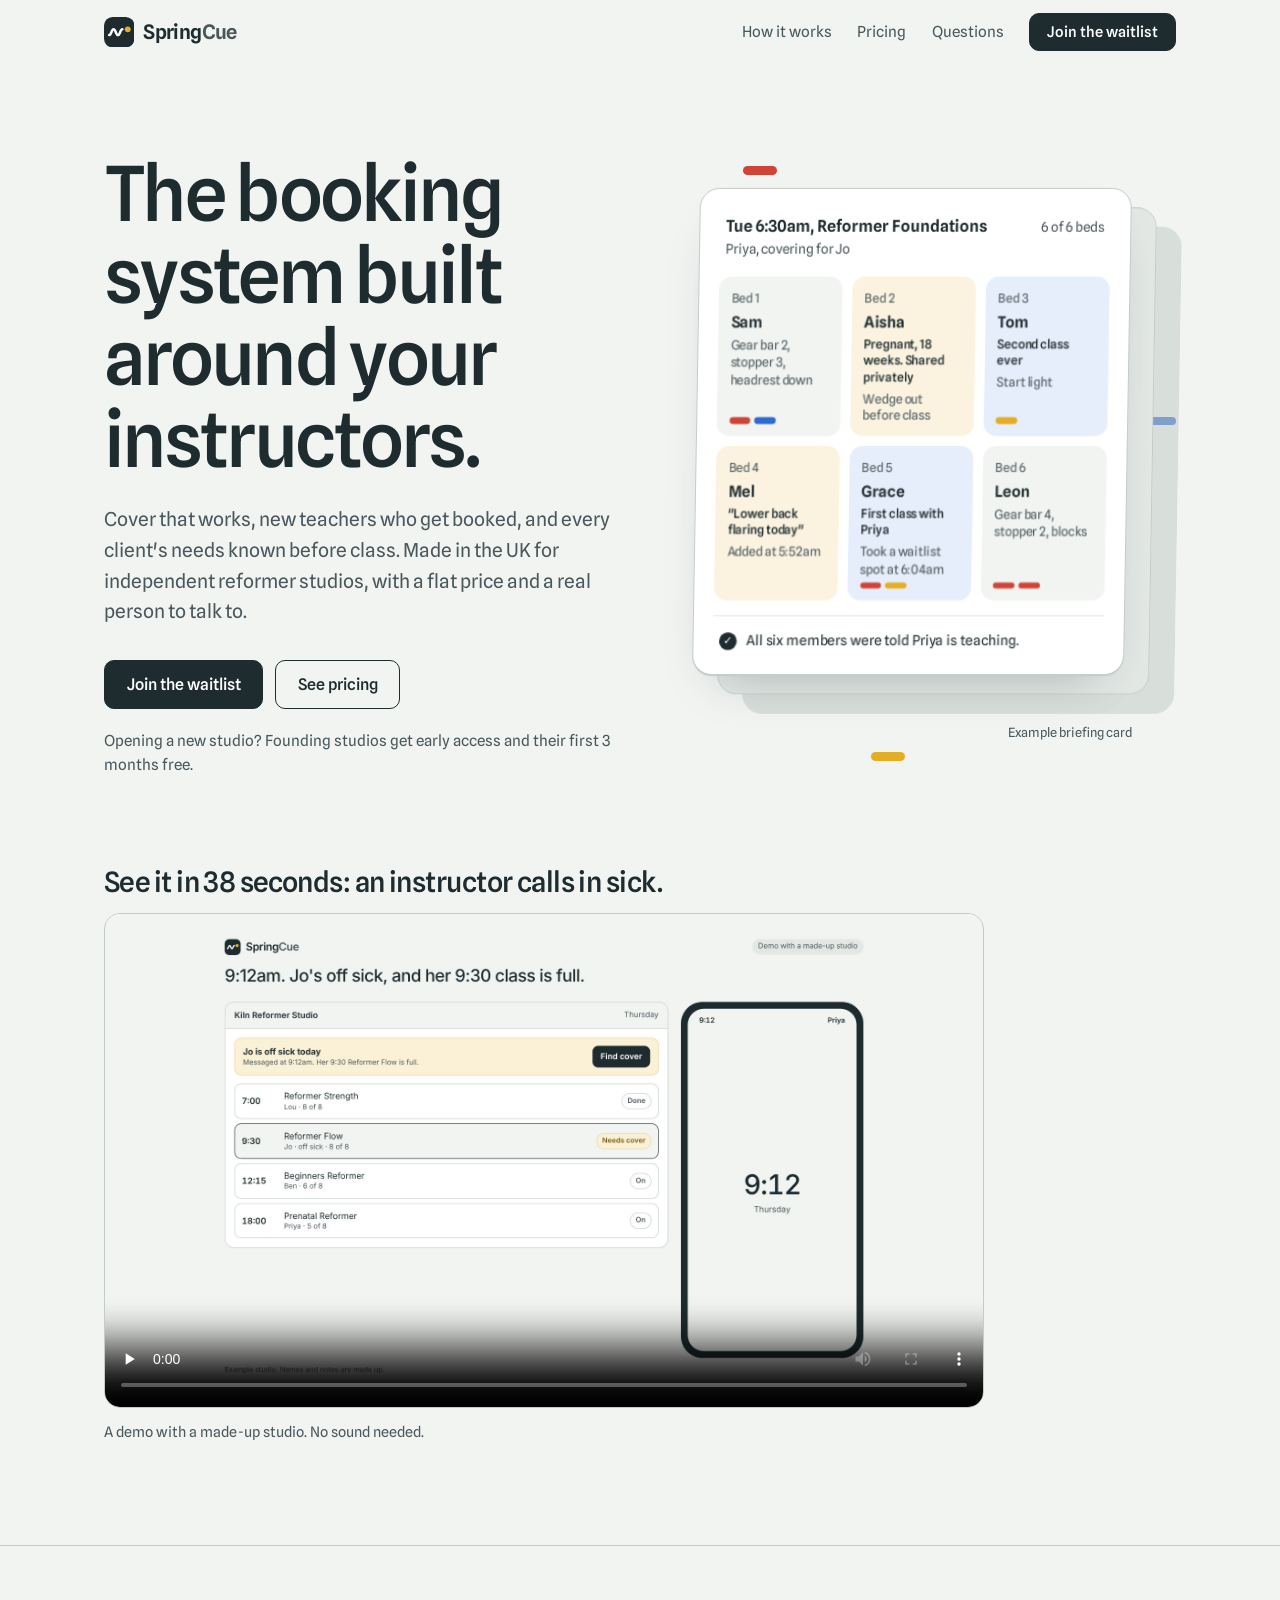
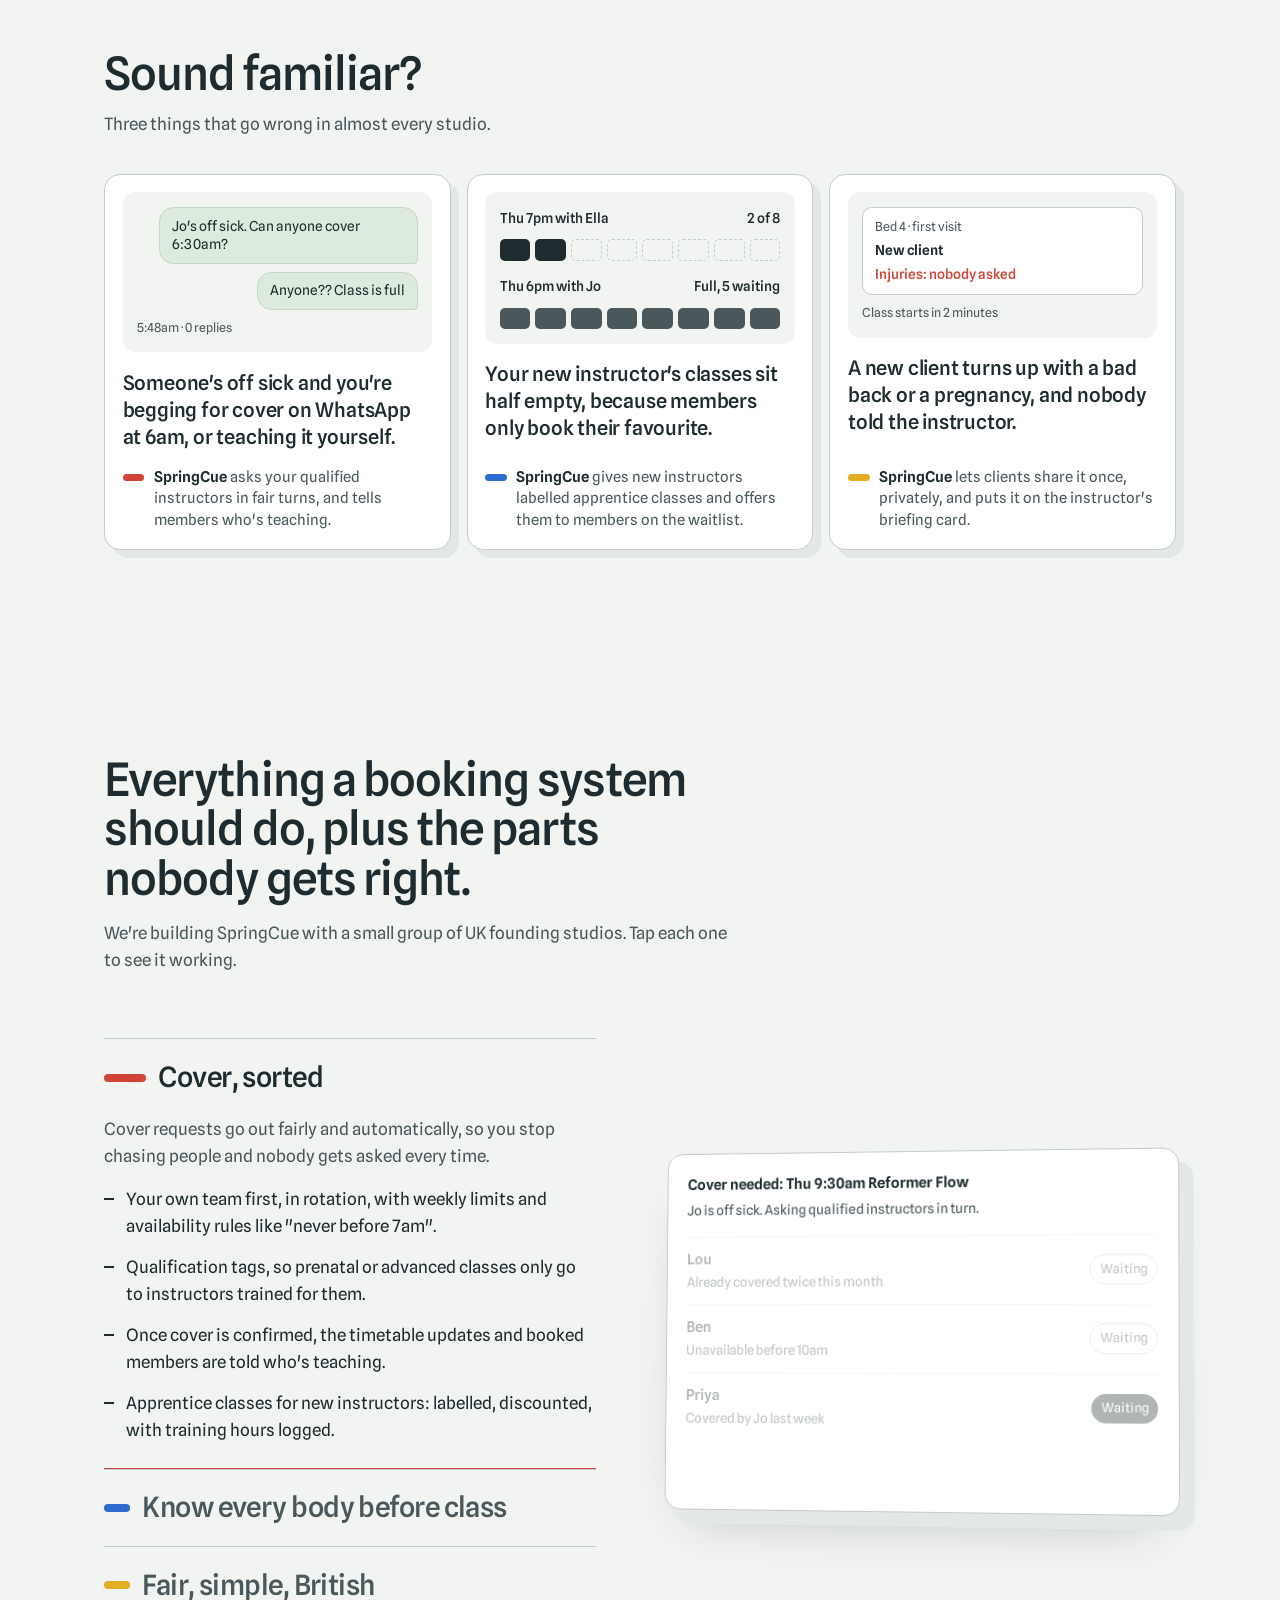
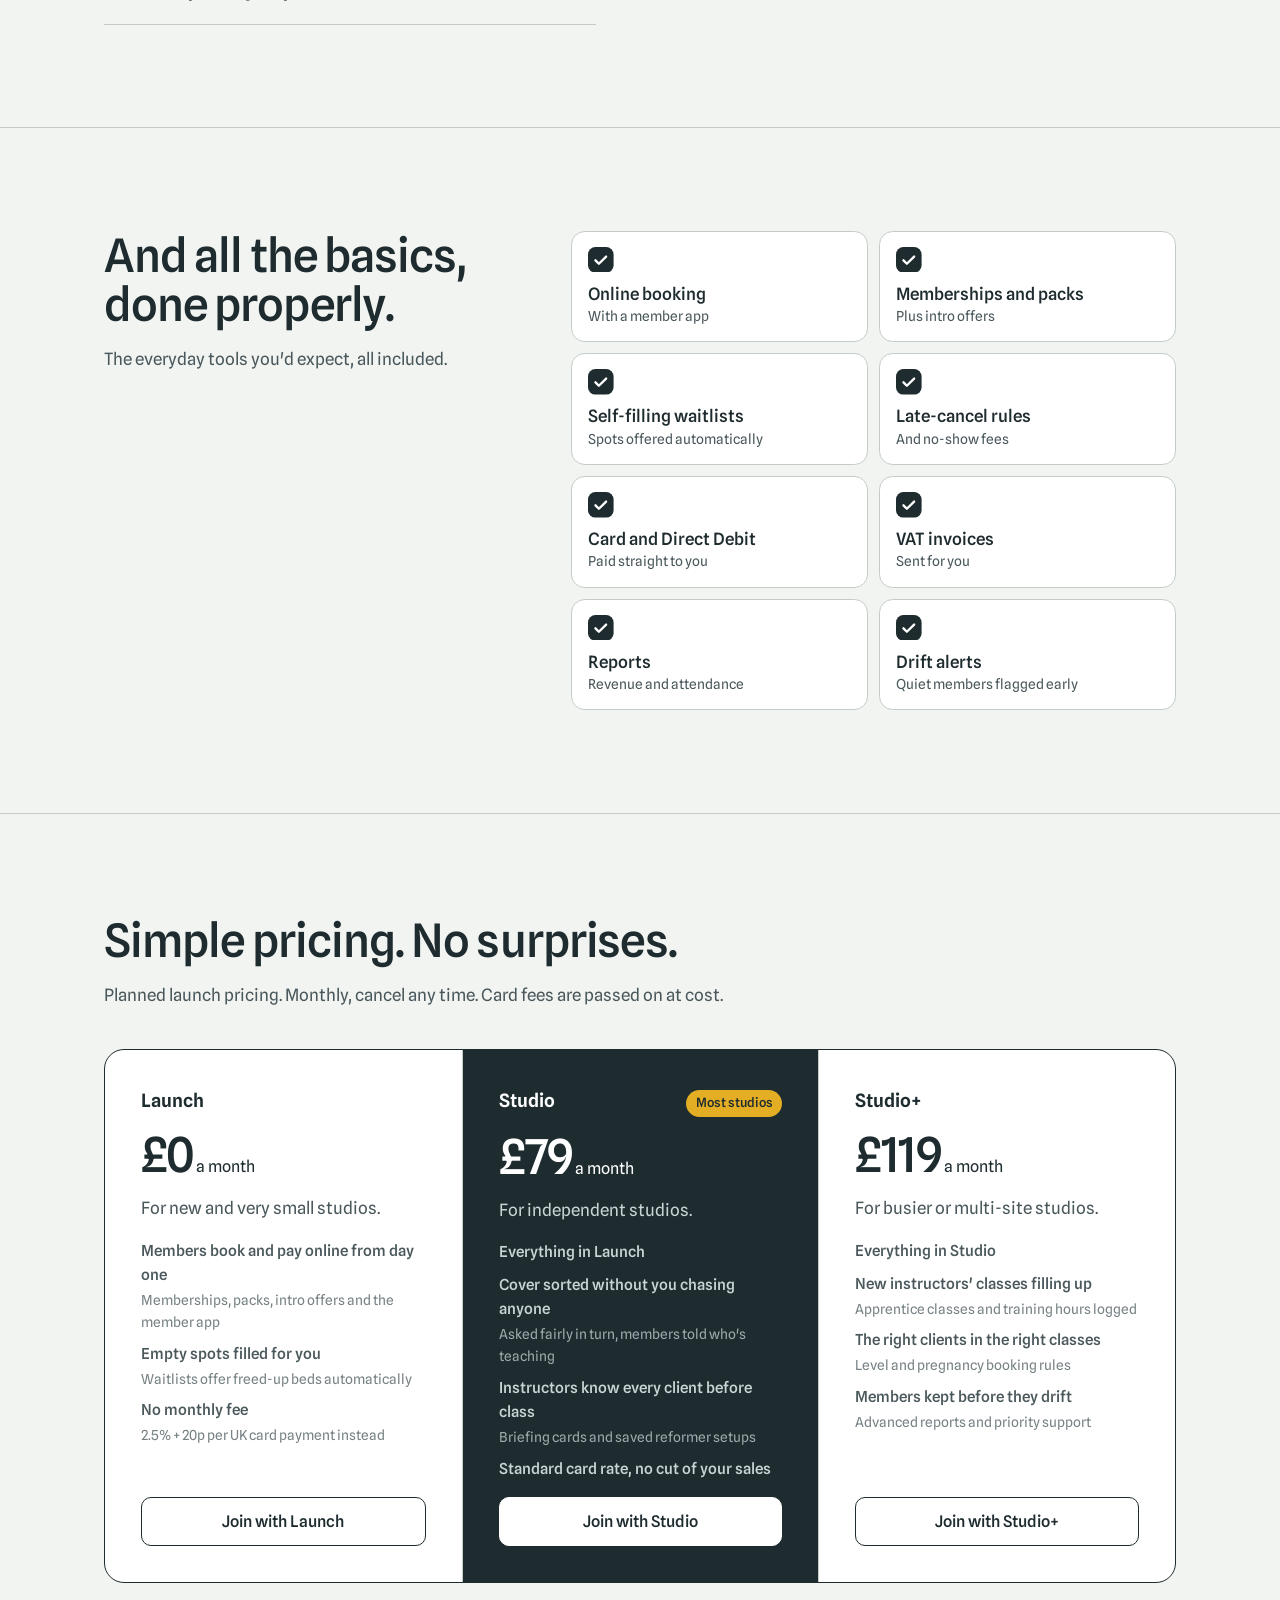
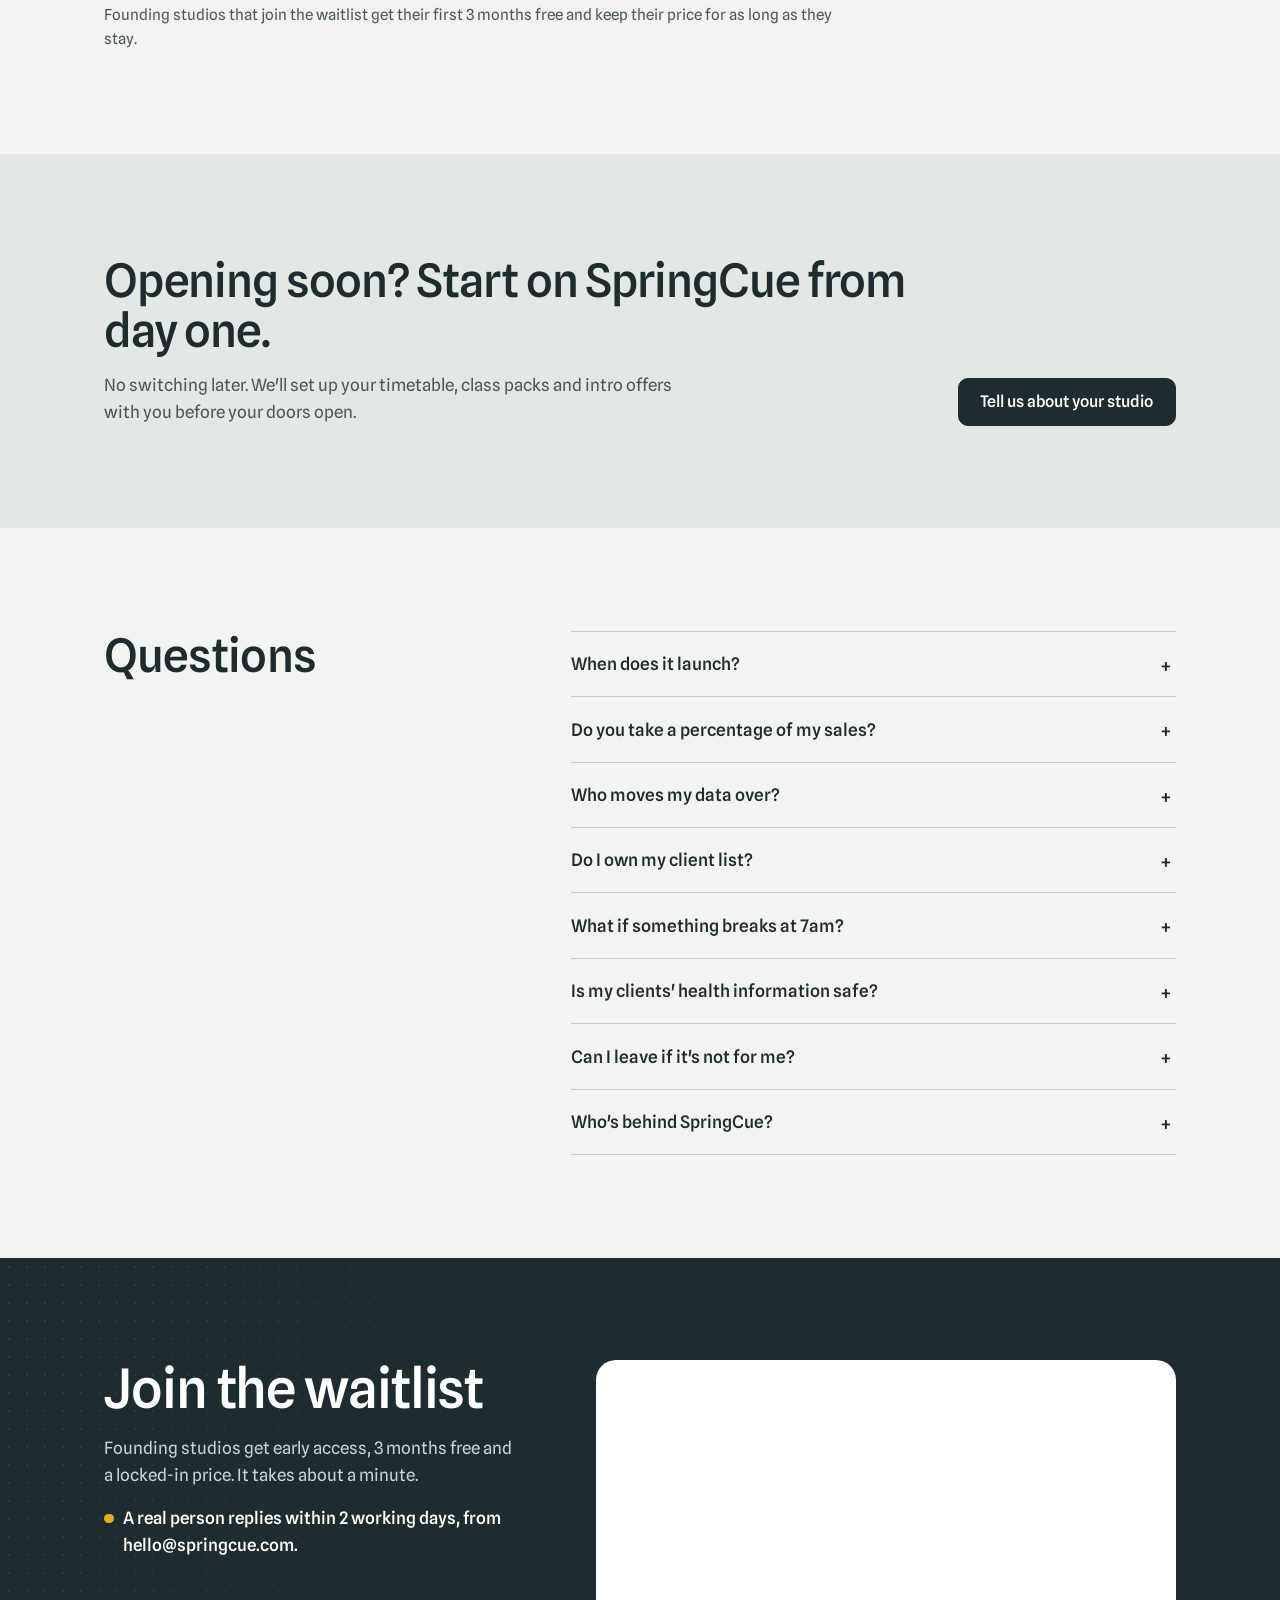
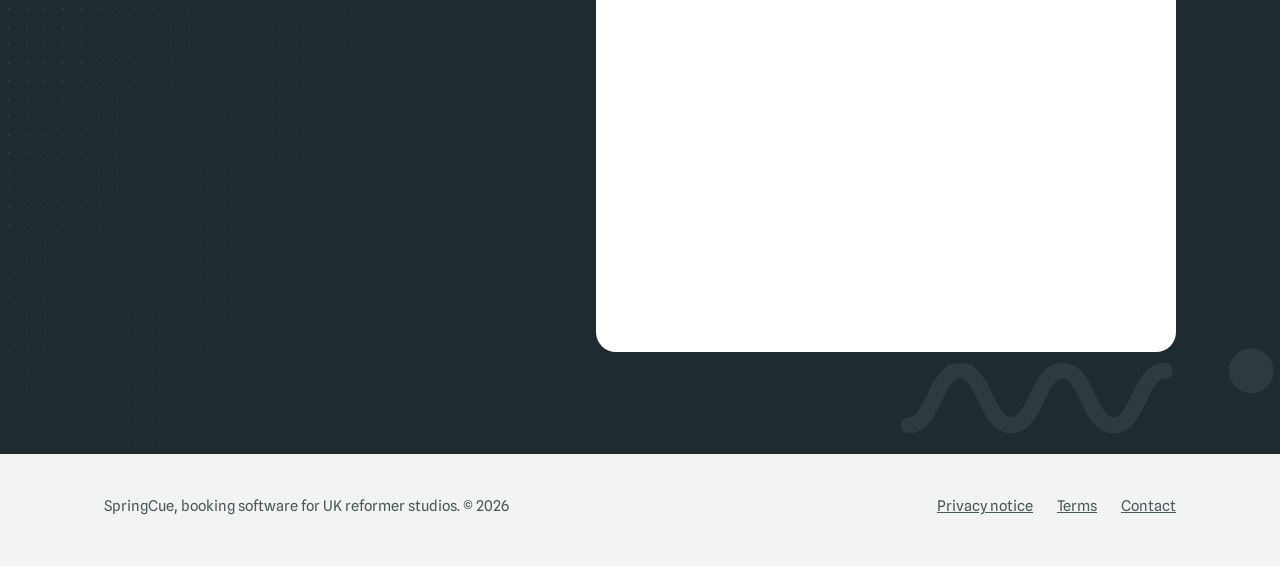
<file: index.html>
<!doctype html>
<html lang="en-GB">
<head>
<meta charset="utf-8">
<meta name="referrer" content="strict-origin-when-cross-origin">
<meta name="viewport" content="width=device-width, initial-scale=1">
<title>SpringCue: booking software for UK reformer Pilates studios</title>
<meta name="description" content="Booking and membership software for independent UK reformer studios, built around your instructors. Cover that works, new teachers who get booked, and every client's needs known before class.">
<meta property="og:title" content="SpringCue: booking software for UK reformer studios">
<meta property="og:description" content="Cover that works, new teachers who get booked, and every client's needs known before class. Flat price, real human support.">
<meta property="og:type" content="website">
<meta property="og:url" content="https://springcue.com/">
<meta property="og:image" content="https://springcue.com/og-image.png">
<meta property="og:image:width" content="1200">
<meta property="og:image:height" content="630">
<meta name="twitter:card" content="summary_large_image">
<link rel="canonical" href="https://springcue.com/">
<script type="application/ld+json">{"@context":"https://schema.org","@graph":[{"@type":"Organization","name":"SpringCue","url":"https://springcue.com/","logo":"https://springcue.com/og-image.png","email":"hello@springcue.com","sameAs":["https://www.instagram.com/springcuesoftware/"]},{"@type":"SoftwareApplication","name":"SpringCue","applicationCategory":"BusinessApplication","operatingSystem":"Web","description":"Booking and membership software for independent UK reformer pilates studios, built around instructors.","offers":[{"@type":"Offer","name":"Launch","price":"0","priceCurrency":"GBP"},{"@type":"Offer","name":"Studio","price":"79","priceCurrency":"GBP"},{"@type":"Offer","name":"Studio+","price":"119","priceCurrency":"GBP"}]}]}</script>
<link rel="icon" href="data:image/svg+xml,%3Csvg xmlns='http://www.w3.org/2000/svg' viewBox='0 0 32 32'%3E%3Crect width='32' height='32' rx='9' fill='%231E2B2F'/%3E%3Cpath d='M5.5 19c2.3 0 2.3-6 4.6-6s2.3 6 4.6 6 2.3-6 4.6-6' fill='none' stroke='%23fff' stroke-width='2.6' stroke-linecap='round' stroke-linejoin='round'/%3E%3Ccircle cx='25' cy='13' r='3.1' fill='%23E3AE24'/%3E%3C/svg%3E">
<link rel="preconnect" href="https://fonts.googleapis.com">
<link rel="preconnect" href="https://fonts.gstatic.com" crossorigin>
<link href="https://fonts.googleapis.com/css2?family=Spline+Sans:wght@400;500;600&display=swap" rel="stylesheet">
<style>
  :root {
    --ink: #1E2B2F;
    --ink-soft: #4A585C;
    --paper: #F2F4F2;
    --plaster: #E3E8E5;
    --line: #C3CCC7;
    --white: #FFFFFF;
    --red: #CF4436;
    --blue: #2E6BD1;
    --yellow: #E3AE24;
    --max: 72rem;
    --gutter: clamp(1rem, 4vw, 2.5rem);
  }
  * { box-sizing: border-box; }
  html { scroll-behavior: smooth; }
  @media (prefers-reduced-motion: reduce) { html { scroll-behavior: auto; } *, *::before, *::after { animation: none !important; transition: none !important; } }
  body {
    margin: 0; background: var(--paper); color: var(--ink);
    font-family: "Spline Sans", system-ui, sans-serif; font-size: 1.0625rem; line-height: 1.6;
    -webkit-font-smoothing: antialiased;
  }
  a { color: inherit; }
  :focus-visible { outline: 3px solid var(--blue); outline-offset: 3px; border-radius: 4px; }
  .wrap { max-width: var(--max); margin: 0 auto; padding: 0 var(--gutter); }
  .measure { max-width: 38rem; }
  h1, h2, h3 { font-weight: 500; letter-spacing: -0.02em; line-height: 1.08; margin: 0; }
  h1 { font-size: clamp(2.5rem, 6.2vw, 4.75rem); letter-spacing: -0.035em; }
  h2 { font-size: clamp(1.9rem, 3.6vw, 2.9rem); }
  h3 { font-size: 1.35rem; letter-spacing: -0.01em; line-height: 1.25; }
  p { margin: 0; }
  .muted { color: var(--ink-soft); }

  /* buttons */
  .btn {
    display: inline-block; text-decoration: none; font-weight: 500; font-size: 1rem;
    padding: 0.85rem 1.35rem; border-radius: 10px; border: 1.5px solid var(--ink);
    cursor: pointer; font-family: inherit; line-height: 1.2;
  }
  .btn-solid { background: var(--ink); color: var(--white); }
  .btn-solid:hover { background: #2C3D42; }
  .btn-line { background: transparent; color: var(--ink); }
  .btn-line:hover { background: var(--plaster); }

  /* nav */
  .nav { position: sticky; top: 0; z-index: 10; background: rgba(242,244,242,0.92); backdrop-filter: blur(8px); border-bottom: 1px solid transparent; }
  .nav.scrolled { border-bottom-color: var(--line); }
  .nav .wrap { display: flex; align-items: center; justify-content: space-between; height: 4rem; gap: 1rem; }
  .logo { font-weight: 600; font-size: 1.25rem; letter-spacing: -0.03em; text-decoration: none; display: flex; align-items: center; gap: 0.55rem; }
  .logo-mark { width: 1.9rem; height: 1.9rem; flex: none; display: block; }
  .logo-mark .coil { transform-origin: 6px 16px; transition: transform 0.45s cubic-bezier(.3,1.6,.5,1); }
  .logo:hover .logo-mark .coil { transform: scaleX(0.82); }
  .logo-word b { font-weight: 600; color: var(--ink-soft); }
  .nav-links { display: flex; gap: 1.6rem; align-items: center; font-size: 0.95rem; }
  .nav-links a:not(.btn) { text-decoration: none; color: var(--ink-soft); }
  .nav-links a:not(.btn):hover { color: var(--ink); }
  .nav .btn { padding: 0.6rem 1.05rem; font-size: 0.92rem; }
  @media (max-width: 760px) { .nav-links a:not(.btn) { display: none; } }

  /* hero */
  .hero { padding: clamp(3rem, 7vw, 5.5rem) 0 clamp(3.5rem, 7vw, 6rem); }
  .hero .wrap { display: grid; grid-template-columns: minmax(0, 1.05fr) minmax(0, 1fr); gap: clamp(2rem, 5vw, 4.5rem); align-items: center; }
  .hero-sub { font-size: 1.2rem; margin-top: 1.5rem; max-width: 33rem; color: var(--ink-soft); }
  .hero-ctas { display: flex; flex-wrap: wrap; gap: 0.75rem; margin-top: 2rem; }
  .hero-note { margin-top: 1.25rem; font-size: 0.95rem; color: var(--ink-soft); }
  @media (max-width: 900px) { .hero .wrap { grid-template-columns: 1fr; } }

  /* briefing card (hero visual) */
  .brief {
    background: var(--white); border: 1px solid var(--line); border-radius: 1.25rem;
    padding: 1.25rem; box-shadow: 0 1px 0 var(--line), 0 24px 48px -28px rgba(30,43,47,0.35);
  }
  .brief-head { display: flex; justify-content: space-between; align-items: baseline; gap: 1rem; padding: 0.25rem 0.35rem 1rem; }
  .brief-title { font-weight: 600; font-size: 1.02rem; }
  .brief-meta { font-size: 0.85rem; color: var(--ink-soft); }
  .brief-head > .brief-meta { white-space: nowrap; }
  .beds { display: grid; grid-template-columns: repeat(3, 1fr); gap: 0.6rem; }
  .bed { background: var(--paper); border-radius: 0.8rem; padding: 0.75rem 0.8rem; min-height: 7.4rem; position: relative; display: flex; flex-direction: column; gap: 0.3rem; }
  .bed-no { font-size: 0.78rem; color: var(--ink-soft); }
  .bed-name { font-weight: 600; font-size: 0.98rem; line-height: 1.2; }
  .bed-note { font-size: 0.8rem; line-height: 1.35; color: var(--ink-soft); }
  .bed-flag { font-size: 0.78rem; font-weight: 500; line-height: 1.3; }
  .bed.private { background: #FBF3E0; }
  .bed.first { background: #E7EEFB; }
  .springs { display: flex; gap: 4px; margin-top: auto; }
  .spr { width: 1.35rem; height: 0.42rem; border-radius: 999px; }
  .spr.r { background: var(--red); } .spr.b { background: var(--blue); } .spr.y { background: var(--yellow); }
  .brief-foot { margin-top: 0.9rem; border-top: 1px solid var(--plaster); padding: 0.85rem 0.35rem 0.1rem; display: flex; gap: 0.6rem; align-items: center; font-size: 0.88rem; }
  .tick { width: 1.15rem; height: 1.15rem; border-radius: 50%; background: var(--ink); color: var(--white); display: grid; place-items: center; font-size: 0.7rem; flex: none; }
  .example { font-size: 0.8rem; color: var(--ink-soft); margin-top: 3rem; text-align: right; position: relative; }
  @media (max-width: 520px) { .beds { grid-template-columns: repeat(2, 1fr); } }

  /* sections */
  section { padding: clamp(3.5rem, 8vw, 6.5rem) 0; }
  .rule { border-top: 1px solid var(--line); }
  .watch { padding-top: 0; }
  .watch h2 { font-size: clamp(1.35rem, 2.6vw, 1.75rem); font-weight: 500; letter-spacing: -0.02em; margin: 0 0 1rem; }
  .watch video { display: block; width: 100%; max-width: 880px; height: auto; aspect-ratio: 16 / 9; border-radius: 16px; border: 1px solid var(--line); background: var(--paper); }
  .watch p { color: var(--ink-soft); font-size: 0.9rem; margin: 0.75rem 0 0; }

  /* problems: three small scenes */
  .problems h2 { margin-bottom: 0.75rem; }
  .problems .sub { color: var(--ink-soft); max-width: 34rem; margin-bottom: 2.25rem; }
  .problem-list { list-style: none; margin: 0; padding: 0; display: grid; grid-template-columns: repeat(3, minmax(0, 1fr)); gap: 1rem; }
  .pcard { background: var(--white); border: 1px solid var(--line); border-radius: 1rem; padding: 1.1rem; display: flex; flex-direction: column; box-shadow: 8px 8px 0 var(--plaster); transition: transform 0.3s cubic-bezier(.2,.75,.2,1), box-shadow 0.3s ease; }
  .pcard:hover { transform: translate(-2px, -3px); box-shadow: 11px 12px 0 var(--plaster); }
  .scene { background: var(--paper); border-radius: 0.75rem; padding: 0.9rem; font-size: 0.86rem; min-height: 8.6rem; display: flex; flex-direction: column; justify-content: center; gap: 0.5rem; }
  .bubble { background: var(--white); border: 1px solid var(--line); border-radius: 0.9rem 0.9rem 0.9rem 0.25rem; padding: 0.55rem 0.75rem; max-width: 92%; line-height: 1.35; }
  .bubble.me { align-self: flex-end; background: #DCEBDD; border-color: #C3D8C5; border-radius: 0.9rem 0.9rem 0.25rem 0.9rem; }
  .scene-meta { color: var(--ink-soft); font-size: 0.78rem; }
  .seats { display: grid; grid-template-columns: repeat(8, 1fr); gap: 5px; margin-top: 0.15rem; }
  .seats i { height: 1.35rem; border-radius: 5px; border: 1.5px dashed var(--line); }
  .seats i.on { background: var(--ink); border: 0; }
  .seats.full i { background: var(--ink-soft); border: 0; }
  .scene-row { display: flex; justify-content: space-between; gap: 0.5rem; font-weight: 500; }
  .bedtile { background: var(--white); border: 1px solid var(--line); border-radius: 0.6rem; padding: 0.6rem 0.75rem; display: grid; gap: 0.1rem; }
  .bedtile .nm { font-weight: 600; }
  .bedtile .none { color: var(--red); font-weight: 500; }
  .pain { font-size: clamp(1.1rem, 1.6vw, 1.25rem); line-height: 1.35; letter-spacing: -0.01em; font-weight: 500; margin-top: 1.1rem; }
  .fix { margin-top: auto; padding-top: 1rem; color: var(--ink-soft); font-size: 0.93rem; line-height: 1.45; display: flex; gap: 0.6rem; }
  .fix .spr { flex: none; margin-top: 0.5em; }
  .fix b { color: var(--ink); font-weight: 600; }
  @media (max-width: 900px) { .problem-list { grid-template-columns: 1fr; gap: 1.1rem; } .scene { min-height: 0; } }

  /* pillars */
  .pillars-intro { max-width: 40rem; margin-bottom: clamp(2.5rem, 6vw, 4rem); }
  .pillars-intro p { margin-top: 1rem; }
  .pillar { display: grid; grid-template-columns: minmax(0, 1fr) minmax(0, 1fr); gap: clamp(2rem, 5vw, 4.5rem); align-items: start; padding: clamp(2.5rem, 5vw, 3.5rem) 0; border-top: 1px solid var(--line); }
  .pillar h3 { font-size: clamp(1.6rem, 2.8vw, 2.15rem); font-weight: 500; letter-spacing: -0.025em; line-height: 1.12; }
  .pillar .lede { margin-top: 0.9rem; color: var(--ink-soft); max-width: 30rem; }
  .points { list-style: none; padding: 0; margin: 1.5rem 0 0; display: grid; gap: 0.85rem; max-width: 32rem; }
  .points li { padding-left: 1.4rem; position: relative; }
  .points li::before { content: ""; position: absolute; left: 0; top: 0.68em; width: 0.6rem; height: 2px; background: var(--ink); }
  @media (max-width: 860px) { .pillar { grid-template-columns: 1fr; } }

  /* mock panels */
  .mock { background: var(--white); border: 1px solid var(--line); border-radius: 1rem; padding: 1.25rem; font-size: 0.93rem; }
  .mock-title { font-weight: 600; }
  .mock-sub { color: var(--ink-soft); font-size: 0.86rem; margin-top: 0.15rem; }
  .queue { list-style: none; padding: 0; margin: 1rem 0 0; }
  .queue li { display: grid; grid-template-columns: 1fr auto; gap: 0.75rem; padding: 0.7rem 0; border-top: 1px solid var(--plaster); align-items: center; }
  .queue .who { font-weight: 500; }
  .queue .why { color: var(--ink-soft); font-size: 0.84rem; }
  .status { font-size: 0.8rem; padding: 0.25rem 0.6rem; border-radius: 999px; background: var(--plaster); white-space: nowrap; }
  .status.yes { background: var(--ink); color: var(--white); }
  .status.skip { background: transparent; border: 1px solid var(--line); color: var(--ink-soft); }
  .mock-foot { margin-top: 0.9rem; padding-top: 0.8rem; border-top: 1px solid var(--plaster); color: var(--ink-soft); font-size: 0.86rem; }
  .setup { display: grid; grid-template-columns: auto 1fr; gap: 0.55rem 1.25rem; margin-top: 1rem; }
  .setup dt { color: var(--ink-soft); }
  .setup dd { margin: 0; font-weight: 500; display: flex; align-items: center; gap: 0.45rem; }
  .note-private { margin-top: 1rem; background: #FBF3E0; border-radius: 0.7rem; padding: 0.8rem 0.9rem; font-size: 0.88rem; }
  .promise { list-style: none; padding: 0; margin: 0; }
  .promise li { display: flex; justify-content: space-between; gap: 1rem; padding: 0.8rem 0; border-top: 1px solid var(--plaster); }
  .promise li:first-child { border-top: 0; padding-top: 0.2rem; }
  .promise .them { color: var(--ink-soft); text-decoration: line-through; text-decoration-color: var(--line); }

  /* basics */
  .basics { display: grid; grid-template-columns: minmax(0, 0.8fr) minmax(0, 1.2fr); gap: clamp(2rem, 5vw, 4rem); align-items: start; }
  .basics .sub { color: var(--ink-soft); margin-top: 1rem; max-width: 22rem; }
  .basics ul { list-style: none; padding: 0; margin: 0; display: grid; grid-template-columns: repeat(2, minmax(0, 1fr)); gap: 0.7rem; }
  .basics li { background: var(--white); border: 1px solid var(--line); border-radius: 0.85rem; padding: 0.95rem 1rem; display: grid; gap: 0.65rem; align-content: start; font-weight: 500; line-height: 1.3; transition: transform 0.3s cubic-bezier(.2,.75,.2,1), border-color 0.3s ease; }
  .basics li:hover { transform: translateY(-2px); border-color: var(--ink-soft); }
  .basics li svg { width: 1.6rem; height: 1.6rem; }
  .basics li span { display: block; font-weight: 400; color: var(--ink-soft); font-size: 0.86rem; margin-top: 0.2rem; }
  @media (max-width: 760px) { .basics { grid-template-columns: 1fr; } .basics ul { gap: 0.55rem; } .basics li { padding: 0.85rem; font-size: 0.97rem; } }

  /* pricing */
  .pricing-head { max-width: 40rem; }
  .pricing-head p { margin-top: 1rem; }
  .plans { margin-top: 2.5rem; display: grid; grid-template-columns: repeat(3, 1fr); border: 1.5px solid var(--ink); border-radius: 1.25rem; overflow: hidden; background: var(--white); }
  .plan { padding: clamp(1.5rem, 3vw, 2.25rem); display: flex; flex-direction: column; gap: 1rem; border-left: 1px solid var(--line); }
  .plan:first-child { border-left: 0; }
  .plan.pick { background: var(--ink); color: var(--white); }
  .plan.pick .muted, .plan.pick .plan-list li { color: #C9D4D6; }
  .plan-name { font-weight: 600; font-size: 1.15rem; display: flex; justify-content: space-between; align-items: baseline; gap: 0.5rem; }
  .plan-tag { font-size: 0.8rem; font-weight: 500; padding: 0.2rem 0.6rem; border-radius: 999px; background: var(--yellow); color: var(--ink); }
  .plan-list li b { display: block; font-weight: 500; }
  .plan-list li span { display: block; font-size: 0.86rem; opacity: 0.75; margin-top: 0.1rem; }
  .price { font-size: 3rem; font-weight: 500; letter-spacing: -0.04em; line-height: 1; }
  .price small { font-size: 1rem; letter-spacing: 0; font-weight: 400; }
  .plan-list { list-style: none; padding: 0; margin: 0; display: grid; gap: 0.55rem; font-size: 0.95rem; color: var(--ink-soft); }
  .plan .btn { margin-top: auto; text-align: center; }
  .plan.pick .btn { background: var(--white); color: var(--ink); border-color: var(--white); }
  .plan.pick .btn:hover { background: var(--plaster); }
  .pricing-foot { margin-top: 1.25rem; font-size: 0.95rem; color: var(--ink-soft); max-width: 46rem; }
  @media (max-width: 860px) { .plans { grid-template-columns: 1fr; } .plan { border-left: 0; border-top: 1px solid var(--line); } .plan:first-child { border-top: 0; } }

  /* new studios */
  .opening { background: var(--plaster); }
  .opening .wrap { display: grid; grid-template-columns: minmax(0, 1fr) auto; gap: 2rem; align-items: end; }
  .opening p { margin-top: 1rem; max-width: 36rem; }
  @media (max-width: 760px) { .opening .wrap { grid-template-columns: 1fr; align-items: start; } }

  /* faq */
  .faq { display: grid; grid-template-columns: minmax(0, 0.8fr) minmax(0, 1.2fr); gap: clamp(2rem, 5vw, 4rem); }
  details { border-top: 1px solid var(--line); }
  details:last-of-type { border-bottom: 1px solid var(--line); }
  summary { cursor: pointer; list-style: none; padding: 1.15rem 2.25rem 1.15rem 0; font-weight: 500; font-size: 1.08rem; position: relative; }
  summary::-webkit-details-marker { display: none; }
  summary::after { content: "+"; position: absolute; right: 0.25rem; top: 1rem; font-size: 1.4rem; font-weight: 400; transition: transform 0.2s ease; }
  details[open] summary::after { transform: rotate(45deg); }
  details p { padding: 0 0 1.25rem; color: var(--ink-soft); max-width: 38rem; }
  @media (max-width: 760px) { .faq { grid-template-columns: 1fr; } }

  /* waitlist */
  .join { background: var(--ink); color: var(--white); position: relative; overflow: hidden; }
  .join::before { content: ""; position: absolute; inset: 0; background-image: radial-gradient(rgba(255,255,255,0.09) 1.2px, transparent 1.4px); background-size: 18px 18px; -webkit-mask-image: linear-gradient(115deg, #000 0%, transparent 45%); mask-image: linear-gradient(115deg, #000 0%, transparent 45%); pointer-events: none; }
  .join .wrap { position: relative; }
  .join-coil { position: absolute; right: -2rem; bottom: -1rem; width: 26rem; max-width: 70%; opacity: 0.07; pointer-events: none; }
  .join .wrap { display: grid; grid-template-columns: minmax(0, 0.85fr) minmax(0, 1.15fr); gap: clamp(2rem, 5vw, 4rem); align-items: start; }
  .join h2 { font-size: clamp(2.2rem, 4.5vw, 3.4rem); }
  .join p { margin-top: 1rem; color: #C9D4D6; max-width: 26rem; }
  .join .promise-line { color: var(--white); font-weight: 500; display: flex; gap: 0.6rem; align-items: flex-start; }
  .join .promise-line::before { content: ""; flex: none; width: 0.6rem; height: 0.6rem; margin-top: 0.5em; border-radius: 50%; background: var(--yellow); }
  .form-box { background: var(--white); color: var(--ink); border-radius: 1.25rem; padding: clamp(1.25rem, 3vw, 2rem); min-height: 20rem; }
  .form-box iframe { width: 100%; border: 0; min-height: 520px; }
  .form-placeholder { display: grid; gap: 0.75rem; font-size: 0.95rem; color: var(--ink-soft); }
  .form-placeholder strong { color: var(--ink); }
  .form-placeholder code { background: var(--plaster); padding: 0.1rem 0.35rem; border-radius: 4px; font-size: 0.88rem; }
  @media (max-width: 860px) { .join .wrap { grid-template-columns: 1fr; } }


  /* footer */
  footer { padding: 2.5rem 0 3rem; font-size: 0.92rem; color: var(--ink-soft); }
  footer .wrap { display: flex; flex-wrap: wrap; justify-content: space-between; gap: 1rem; }
  footer nav { display: flex; gap: 1.5rem; }


  /* feature tabs: one opens at a time, a progress line moves them on */
  .tabs { display: grid; grid-template-columns: minmax(0, 1fr) minmax(0, 1.05fr); gap: clamp(2rem, 5vw, 4.5rem); align-items: center; }
  .tab-item { border-top: 1px solid var(--line); position: relative; }
  .tab-item:last-child { border-bottom: 1px solid var(--line); }
  .tab-btn { all: unset; box-sizing: border-box; display: block; width: 100%; cursor: pointer; padding: 1.3rem 0; }
  .tab-btn:focus-visible { outline: 3px solid var(--blue); outline-offset: 2px; border-radius: 6px; }
  .tab-btn h3 { font-size: clamp(1.35rem, 2.4vw, 1.75rem); font-weight: 500; letter-spacing: -0.02em; color: var(--ink-soft); transition: color 0.3s ease; }
  .tab-item.is-active .tab-btn h3, .tab-btn:hover h3 { color: var(--ink); }
  .tab-body { display: grid; grid-template-rows: 0fr; transition: grid-template-rows 0.5s cubic-bezier(.2,.75,.2,1); }
  .tab-body > div { overflow: hidden; }
  .tab-item.is-active .tab-body { grid-template-rows: 1fr; }
  .tab-body .lede { color: var(--ink-soft); max-width: 32rem; }
  .tab-body .points { margin: 1rem 0 1.5rem; }
  .tab-bar { position: absolute; left: 0; bottom: -1px; height: 2px; width: 100%; overflow: hidden; }
  .tab-bar span { display: block; height: 100%; width: 0; background: var(--ink); }
  .tab-item.is-active .tab-bar span { width: 100%; }
  .tabs.auto .tab-item.is-active .tab-bar span { width: 0; animation: fill 9s linear forwards; }
  .tabs.paused .tab-bar span { animation-play-state: paused !important; }
  @keyframes fill { to { width: 100%; } }
  .tab-btn h3 { display: flex; align-items: center; gap: 0.8rem; }
  .tab-btn h3::before { content: ""; flex: none; width: 1.6rem; height: 0.5rem; border-radius: 999px; background: var(--k, var(--ink)); transition: width 0.4s cubic-bezier(.2,.75,.2,1); }
  .tab-item.is-active .tab-btn h3::before { width: 2.6rem; }
  .tab-item[data-key="cover"] { --k: var(--red); } .tab-item[data-key="brief"] { --k: var(--blue); } .tab-item[data-key="fair"] { --k: var(--yellow); }
  .tab-item.is-active .tab-bar span { background: var(--k, var(--ink)); }
  .tab-body .panel { margin: 1.1rem 0 0.25rem; }
  .tab-visual { display: grid; perspective: 1400px; }
  .panel { grid-area: 1 / 1; transition: opacity 0.45s ease, transform 0.6s cubic-bezier(.2,.75,.2,1), visibility 0s linear 0.45s; opacity: 0; visibility: hidden; transform: translateY(14px) rotateY(-6deg); }
  .panel.is-active { opacity: 1; visibility: visible; transform: rotateY(-6deg) rotateX(2deg); transition-delay: 0s; }
  .panel .mock { box-shadow: 14px 14px 0 var(--plaster), 0 30px 50px -30px rgba(30,43,47,0.35); }
  @media (max-width: 860px) { .tabs { grid-template-columns: 1fr; } .panel, .panel.is-active { transform: none; } .panel .mock { box-shadow: 8px 8px 0 var(--plaster); } }

  /* cover request plays out: asking, skipped, accepted */
  .queue li { transition: opacity 0.3s ease; }
  .queue.playing li { opacity: 0.35; }
  .queue.playing li.asking, .queue.playing li.done { opacity: 1; }
  .queue li.asking .status { background: var(--yellow); color: var(--ink); border-color: var(--yellow); animation: pulse 0.9s ease-in-out infinite; }
  @keyframes pulse { 50% { transform: scale(1.06); } }
  .mock-foot { transition: opacity 0.4s ease, transform 0.4s ease; }
  .playing ~ .mock-foot { opacity: 0; transform: translateY(4px); }
  .playing.finished ~ .mock-foot { opacity: 1; transform: none; }
  .spr.grow { animation: grow 0.7s cubic-bezier(.3,1.5,.5,1) both; }
  .spr.grow + .spr.grow { animation-delay: 0.15s; }
  @keyframes grow { from { width: 0; } }

  /* hero stage: the briefing card tilted in 3D, with two cards stacked behind it */
  .hero { overflow-x: clip; }
  .stage { position: relative; perspective: 1600px; padding: 1.5rem 2.75rem 1.5rem 0.5rem; }
  .arrive { animation: arrive 1.1s cubic-bezier(.2,.75,.2,1) both; }
  @keyframes arrive { from { opacity: 0; transform: translateY(28px) rotateX(10deg); } to { opacity: 1; transform: none; } }
  .float { animation: float 7s ease-in-out 1.1s infinite; }
  @keyframes float { 0%, 100% { transform: translateY(0); } 50% { transform: translateY(-8px); } }
  .tilt {
    --rx: 0deg; --ry: 0deg;
    position: relative; transform-style: preserve-3d;
    transform: rotateY(calc(-11deg + var(--ry))) rotateX(calc(5deg + var(--rx)));
    transition: transform 0.6s cubic-bezier(.2,.75,.2,1);
  }
  .tilt::before, .tilt::after { content: ""; position: absolute; inset: 0; border-radius: 1.25rem; border: 1px solid var(--line); }
  .tilt::before { background: var(--plaster); transform: translate3d(18px, 16px, -40px); }
  .tilt::after { background: var(--line); opacity: 0.55; transform: translate3d(36px, 32px, -80px); }
  .tilt .brief { position: relative; transform: translateZ(0); }
  .drift { position: absolute; width: 2.1rem; height: 0.55rem; border-radius: 999px; z-index: 0; animation: drift 9s ease-in-out infinite; }
  .drift.d1 { background: var(--red); top: 0.2rem; left: 12%; }
  .drift.d2 { background: var(--blue); top: 42%; right: 0; animation-delay: -3s; }
  .drift.d3 { background: var(--yellow); bottom: 0.4rem; left: 38%; animation-delay: -6s; }
  @keyframes drift { 0%, 100% { transform: translate(0, 0) rotate(-8deg); } 50% { transform: translate(6px, -10px) rotate(6deg); } }
  @media (max-width: 900px) { .stage { padding: 1.25rem 1.75rem 1.25rem 0.25rem; } .tilt { transform: rotateY(-6deg) rotateX(3deg); } .tilt::before { transform: translate3d(10px, 10px, -30px); } .tilt::after { transform: translate3d(20px, 20px, -60px); } }

  /* the one orchestrated moment: briefing beds settle in on load */
  @keyframes settle { from { opacity: 0; transform: translateY(6px); } to { opacity: 1; transform: none; } }
  .beds .bed { animation: settle 0.5s ease both; }
  .beds .bed:nth-child(2) { animation-delay: 0.08s; } .beds .bed:nth-child(3) { animation-delay: 0.16s; }
  .beds .bed:nth-child(4) { animation-delay: 0.24s; } .beds .bed:nth-child(5) { animation-delay: 0.32s; } .beds .bed:nth-child(6) { animation-delay: 0.4s; }
  .brief-foot { animation: settle 0.5s ease 0.6s both; }
</style>
</head>
<body>

<header class="nav" id="top">
  <div class="wrap">
    <a class="logo" href="#top" aria-label="SpringCue home"><svg class="logo-mark" viewBox="0 0 32 32" aria-hidden="true"><rect width="32" height="32" rx="9" fill="var(--ink)"/><path class="coil" d="M5.5 19c2.3 0 2.3-6 4.6-6s2.3 6 4.6 6 2.3-6 4.6-6" fill="none" stroke="#fff" stroke-width="2.6" stroke-linecap="round" stroke-linejoin="round"/><circle cx="25" cy="13" r="3.1" fill="var(--yellow)"/></svg><span class="logo-word">Spring<b>Cue</b></span></a>
    <nav class="nav-links" aria-label="Main">
      <a href="#how">How it works</a>
      <a href="#pricing">Pricing</a>
      <a href="#faq">Questions</a>
      <a class="btn btn-solid" href="#join">Join the waitlist</a>
    </nav>
  </div>
</header>

<main>
  <section class="hero" aria-labelledby="hero-title">
    <div class="wrap">
      <div>
        <h1 id="hero-title">The booking system built around your instructors.</h1>
        <p class="hero-sub">Cover that works, new teachers who get booked, and every client's needs known before class. Made in the UK for independent reformer studios, with a flat price and a real person to talk to.</p>
        <div class="hero-ctas">
          <a class="btn btn-solid" href="#join">Join the waitlist</a>
          <a class="btn btn-line" href="#pricing">See pricing</a>
        </div>
        <p class="hero-note">Opening a new studio? Founding studios get early access and their first 3 months free.</p>
      </div>

      <figure class="stage" style="margin:0">
        <span class="drift d1" aria-hidden="true"></span><span class="drift d2" aria-hidden="true"></span><span class="drift d3" aria-hidden="true"></span>
        <div class="arrive"><div class="float"><div class="tilt">
        <div class="brief" role="img" aria-label="Example class briefing card. Tuesday 6:30am Reformer Foundations, taught by Priya covering for Jo. Six beds with each client's spring setup, two first-timers, one private pregnancy note and one back note shared that morning.">
          <div class="brief-head">
            <div>
              <div class="brief-title">Tue 6:30am, Reformer Foundations</div>
              <div class="brief-meta">Priya, covering for Jo</div>
            </div>
            <div class="brief-meta">6 of 6 beds</div>
          </div>
          <div class="beds">
            <div class="bed"><span class="bed-no">Bed 1</span><span class="bed-name">Sam</span><span class="bed-note">Gear bar 2, stopper 3, headrest down</span><span class="springs" aria-hidden="true"><i class="spr r"></i><i class="spr b"></i></span></div>
            <div class="bed private"><span class="bed-no">Bed 2</span><span class="bed-name">Aisha</span><span class="bed-flag">Pregnant, 18 weeks. Shared privately</span><span class="bed-note">Wedge out before class</span></div>
            <div class="bed first"><span class="bed-no">Bed 3</span><span class="bed-name">Tom</span><span class="bed-flag">Second class ever</span><span class="bed-note">Start light</span><span class="springs" aria-hidden="true"><i class="spr y"></i></span></div>
            <div class="bed private"><span class="bed-no">Bed 4</span><span class="bed-name">Mel</span><span class="bed-flag">"Lower back flaring today"</span><span class="bed-note">Added at 5:52am</span></div>
            <div class="bed first"><span class="bed-no">Bed 5</span><span class="bed-name">Grace</span><span class="bed-flag">First class with Priya</span><span class="bed-note">Took a waitlist spot at 6:04am</span><span class="springs" aria-hidden="true"><i class="spr r"></i><i class="spr y"></i></span></div>
            <div class="bed"><span class="bed-no">Bed 6</span><span class="bed-name">Leon</span><span class="bed-note">Gear bar 4, stopper 2, blocks</span><span class="springs" aria-hidden="true"><i class="spr r"></i><i class="spr r"></i></span></div>
          </div>
          <div class="brief-foot"><span class="tick" aria-hidden="true">✓</span> All six members were told Priya is teaching.</div>
        </div>
        </div></div></div>
        <figcaption class="example">Example briefing card</figcaption>
      </figure>
    </div>
  </section>

  <section class="watch" aria-labelledby="watch-title">
    <div class="wrap">
      <h2 id="watch-title">See it in 38 seconds: an instructor calls in sick.</h2>
      <video controls playsinline preload="none" poster="demo-poster.jpg" aria-describedby="watch-note">
        <source src="springcue-demo.mp4" type="video/mp4">
        Your browser can't play this video. <a href="springcue-demo.mp4">Download it here.</a>
      </video>
      <p id="watch-note">A demo with a made-up studio. No sound needed.</p>
    </div>
  </section>

  <section class="problems rule" aria-labelledby="problems-title">
    <div class="wrap">
      <h2 id="problems-title">Sound familiar?</h2>
      <p class="sub">Three things that go wrong in almost every studio.</p>
      <ul class="problem-list">
        <li class="pcard">
          <div class="scene" aria-hidden="true">
            <div class="bubble me">Jo's off sick. Can anyone cover 6:30am?</div>
            <div class="bubble me">Anyone?? Class is full</div>
            <div class="scene-meta">5:48am · 0 replies</div>
          </div>
          <p class="pain">Someone's off sick and you're begging for cover on WhatsApp at 6am, or teaching it yourself.</p>
          <p class="fix"><i class="spr r"></i><span><b>SpringCue</b> asks your qualified instructors in fair turns, and tells members who's teaching.</span></p>
        </li>
        <li class="pcard">
          <div class="scene" aria-hidden="true">
            <div class="scene-row"><span>Thu 7pm with Ella</span><span>2 of 8</span></div>
            <div class="seats"><i class="on"></i><i class="on"></i><i></i><i></i><i></i><i></i><i></i><i></i></div>
            <div class="scene-row" style="margin-top:0.4rem"><span>Thu 6pm with Jo</span><span>Full, 5 waiting</span></div>
            <div class="seats full"><i></i><i></i><i></i><i></i><i></i><i></i><i></i><i></i></div>
          </div>
          <p class="pain">Your new instructor's classes sit half empty, because members only book their favourite.</p>
          <p class="fix"><i class="spr b"></i><span><b>SpringCue</b> gives new instructors labelled apprentice classes and offers them to members on the waitlist.</span></p>
        </li>
        <li class="pcard">
          <div class="scene" aria-hidden="true">
            <div class="bedtile"><span class="scene-meta">Bed 4 · first visit</span><span class="nm">New client</span><span class="none">Injuries: nobody asked</span></div>
            <div class="scene-meta">Class starts in 2 minutes</div>
          </div>
          <p class="pain">A new client turns up with a bad back or a pregnancy, and nobody told the instructor.</p>
          <p class="fix"><i class="spr y"></i><span><b>SpringCue</b> lets clients share it once, privately, and puts it on the instructor's briefing card.</span></p>
        </li>
      </ul>
    </div>
  </section>

  <section id="how" aria-labelledby="how-title">
    <div class="wrap">
      <div class="pillars-intro">
        <h2 id="how-title">Everything a booking system should do, plus the parts nobody gets right.</h2>
        <p class="muted">We're building SpringCue with a small group of UK founding studios. Tap each one to see it working.</p>
      </div>

      <div class="tabs" data-tabs>
        <div class="tab-list">
          <div class="tab-item is-active" data-key="cover">
            <button class="tab-btn" type="button" aria-expanded="true" aria-controls="tab-body-cover panel-cover"><h3>Cover, sorted</h3></button>
            <div class="tab-body" id="tab-body-cover"><div>
              <p class="lede">Cover requests go out fairly and automatically, so you stop chasing people and nobody gets asked every time.</p>
              <ul class="points">
                <li>Your own team first, in rotation, with weekly limits and availability rules like "never before 7am".</li>
                <li>Qualification tags, so prenatal or advanced classes only go to instructors trained for them.</li>
                <li>Once cover is confirmed, the timetable updates and booked members are told who's teaching.</li>
                <li>Apprentice classes for new instructors: labelled, discounted, with training hours logged.</li>
              </ul>
            </div></div>
            <span class="tab-bar" aria-hidden="true"><span></span></span>
          </div>
          <div class="tab-item" data-key="brief">
            <button class="tab-btn" type="button" aria-expanded="false" aria-controls="tab-body-brief panel-brief"><h3>Know every body before class</h3></button>
            <div class="tab-body" id="tab-body-brief"><div>
              <p class="lede">A quiet briefing card reaches the instructor 15 minutes before class, laid out by bed.</p>
              <ul class="points">
                <li>First-timers, and clients that instructor hasn't taught before, are highlighted.</li>
                <li>Clients share injuries or a pregnancy once, privately. Every instructor sees it and nobody announces it.</li>
                <li>Each client's reformer setup is saved: gear bar, stopper, springs, headrest and props.</li>
                <li>Pregnancy-aware booking and simple level rules, like eight beginner classes before intermediate.</li>
              </ul>
            </div></div>
            <span class="tab-bar" aria-hidden="true"><span></span></span>
          </div>
          <div class="tab-item" data-key="fair">
            <button class="tab-btn" type="button" aria-expanded="false" aria-controls="tab-body-fair panel-fair"><h3>Fair, simple, British</h3></button>
            <div class="tab-body" id="tab-body-fair"><div>
              <p class="lede">The things that frustrate studio owners most, fixed.</p>
              <ul class="points">
                <li>A real person in the UK, not a chatbot or a ticket queue.</li>
                <li>We move you from your current system for you, and help your members re-enter their cards.</li>
                <li>Prices in pounds, simple invoices, and Direct Debit as well as card.</li>
              </ul>
            </div></div>
            <span class="tab-bar" aria-hidden="true"><span></span></span>
          </div>
        </div>

        <div class="tab-visual">
          <div class="panel is-active" id="panel-cover" data-key="cover">
            <div class="mock" aria-label="Example cover request">
              <div class="mock-title">Cover needed: Thu 9:30am Reformer Flow</div>
              <div class="mock-sub">Jo is off sick. Asking qualified instructors in turn.</div>
              <ul class="queue">
                <li data-step="skip"><div><div class="who">Lou</div><div class="why">Already covered twice this month</div></div><span class="status skip">Skipped</span></li>
                <li data-step="skip"><div><div class="who">Ben</div><div class="why">Unavailable before 10am</div></div><span class="status skip">Skipped</span></li>
                <li data-step="yes"><div><div class="who">Priya</div><div class="why">Covered by Jo last week</div></div><span class="status yes">Accepted</span></li>
              </ul>
              <div class="mock-foot">Timetable updated. 8 booked members told.</div>
            </div>
          </div>
          <div class="panel" id="panel-brief" data-key="brief">
            <div class="mock" aria-label="Example client setup">
              <div class="mock-title">Sam's reformer setup</div>
              <div class="mock-sub">Saved after her intro class</div>
              <dl class="setup">
                <dt>Height</dt><dd>5'3"</dd>
                <dt>Gear bar</dt><dd>2</dd>
                <dt>Stopper</dt><dd>3</dd>
                <dt>Footwork</dt><dd><i class="spr r grow" aria-hidden="true"></i><i class="spr b grow" aria-hidden="true"></i> 1 red, 1 blue</dd>
                <dt>Headrest</dt><dd>Down</dd>
              </dl>
              <div class="note-private">Private note, visible to instructors only: "Knee surgery 2024. Fine with modifications, prefers not to be singled out."</div>
            </div>
          </div>
          <div class="panel" id="panel-fair" data-key="fair">
            <div class="mock" aria-label="What you won't get with SpringCue">
              <ul class="promise">
                <li><span>One flat monthly price</span><span class="them">A cut of your sales</span></li>
                <li><span>Monthly, cancel any time</span><span class="them">12-month contracts</span></li>
                <li><span>Your data, exported free</span><span class="them">Exit fees</span></li>
                <li><span>Your clients see only you</span><span class="them">Rival studios in your app</span></li>
              </ul>
            </div>
          </div>
        </div>
      </div>
    </div>
  </section>

  <section class="rule" aria-labelledby="basics-title">
    <div class="wrap basics">
      <div><h2 id="basics-title">And all the basics, done properly.</h2><p class="sub">The everyday tools you'd expect, all included.</p></div>
      <ul>
        <li><svg viewBox="0 0 24 24" aria-hidden="true"><rect width="24" height="24" rx="7" fill="var(--ink)"/><path d="M7 12.5l3.2 3.2L17 9" fill="none" stroke="#fff" stroke-width="2.2" stroke-linecap="round" stroke-linejoin="round"/></svg><div>Online booking<span>With a member app</span></div></li>
        <li><svg viewBox="0 0 24 24" aria-hidden="true"><rect width="24" height="24" rx="7" fill="var(--ink)"/><path d="M7 12.5l3.2 3.2L17 9" fill="none" stroke="#fff" stroke-width="2.2" stroke-linecap="round" stroke-linejoin="round"/></svg><div>Memberships and packs<span>Plus intro offers</span></div></li>
        <li><svg viewBox="0 0 24 24" aria-hidden="true"><rect width="24" height="24" rx="7" fill="var(--ink)"/><path d="M7 12.5l3.2 3.2L17 9" fill="none" stroke="#fff" stroke-width="2.2" stroke-linecap="round" stroke-linejoin="round"/></svg><div>Self-filling waitlists<span>Spots offered automatically</span></div></li>
        <li><svg viewBox="0 0 24 24" aria-hidden="true"><rect width="24" height="24" rx="7" fill="var(--ink)"/><path d="M7 12.5l3.2 3.2L17 9" fill="none" stroke="#fff" stroke-width="2.2" stroke-linecap="round" stroke-linejoin="round"/></svg><div>Late-cancel rules<span>And no-show fees</span></div></li>
        <li><svg viewBox="0 0 24 24" aria-hidden="true"><rect width="24" height="24" rx="7" fill="var(--ink)"/><path d="M7 12.5l3.2 3.2L17 9" fill="none" stroke="#fff" stroke-width="2.2" stroke-linecap="round" stroke-linejoin="round"/></svg><div>Card and Direct Debit<span>Paid straight to you</span></div></li>
        <li><svg viewBox="0 0 24 24" aria-hidden="true"><rect width="24" height="24" rx="7" fill="var(--ink)"/><path d="M7 12.5l3.2 3.2L17 9" fill="none" stroke="#fff" stroke-width="2.2" stroke-linecap="round" stroke-linejoin="round"/></svg><div>VAT invoices<span>Sent for you</span></div></li>
        <li><svg viewBox="0 0 24 24" aria-hidden="true"><rect width="24" height="24" rx="7" fill="var(--ink)"/><path d="M7 12.5l3.2 3.2L17 9" fill="none" stroke="#fff" stroke-width="2.2" stroke-linecap="round" stroke-linejoin="round"/></svg><div>Reports<span>Revenue and attendance</span></div></li>
        <li><svg viewBox="0 0 24 24" aria-hidden="true"><rect width="24" height="24" rx="7" fill="var(--ink)"/><path d="M7 12.5l3.2 3.2L17 9" fill="none" stroke="#fff" stroke-width="2.2" stroke-linecap="round" stroke-linejoin="round"/></svg><div>Drift alerts<span>Quiet members flagged early</span></div></li>
      </ul>
    </div>
  </section>

  <section id="pricing" class="rule" aria-labelledby="pricing-title">
    <div class="wrap">
      <div class="pricing-head">
        <h2 id="pricing-title">Simple pricing. No surprises.</h2>
        <p class="muted">Planned launch pricing. Monthly, cancel any time. Card fees are passed on at cost.</p>
      </div>
      <div class="plans">
        <div class="plan">
          <div class="plan-name">Launch</div>
          <div class="price">£0<small> a month</small></div>
          <p class="muted">For new and very small studios.</p>
          <ul class="plan-list">
            <li><b>Members book and pay online from day one</b><span>Memberships, packs, intro offers and the member app</span></li>
            <li><b>Empty spots filled for you</b><span>Waitlists offer freed-up beds automatically</span></li>
            <li><b>No monthly fee</b><span>2.5% + 20p per UK card payment instead</span></li>
          </ul>
          <a class="btn btn-line" href="#join" data-plan="Launch">Join with Launch</a>
        </div>
        <div class="plan pick">
          <div class="plan-name">Studio <span class="plan-tag">Most studios</span></div>
          <div class="price">£79<small> a month</small></div>
          <p class="muted">For independent studios.</p>
          <ul class="plan-list">
            <li><b>Everything in Launch</b></li>
            <li><b>Cover sorted without you chasing anyone</b><span>Asked fairly in turn, members told who's teaching</span></li>
            <li><b>Instructors know every client before class</b><span>Briefing cards and saved reformer setups</span></li>
            <li><b>Standard card rate, no cut of your sales</b></li>
          </ul>
          <a class="btn" href="#join" data-plan="Studio">Join with Studio</a>
        </div>
        <div class="plan">
          <div class="plan-name">Studio+</div>
          <div class="price">£119<small> a month</small></div>
          <p class="muted">For busier or multi-site studios.</p>
          <ul class="plan-list">
            <li><b>Everything in Studio</b></li>
            <li><b>New instructors' classes filling up</b><span>Apprentice classes and training hours logged</span></li>
            <li><b>The right clients in the right classes</b><span>Level and pregnancy booking rules</span></li>
            <li><b>Members kept before they drift</b><span>Advanced reports and priority support</span></li>
          </ul>
          <a class="btn btn-line" href="#join" data-plan="Studio+">Join with Studio+</a>
        </div>
      </div>
      <p class="pricing-foot">Founding studios that join the waitlist get their first 3 months free and keep their price for as long as they stay.</p>
    </div>
  </section>

  <section class="opening" aria-labelledby="opening-title">
    <div class="wrap">
      <div>
        <h2 id="opening-title">Opening soon? Start on SpringCue from day one.</h2>
        <p class="muted">No switching later. We'll set up your timetable, class packs and intro offers with you before your doors open.</p>
      </div>
      <a class="btn btn-solid" href="#join">Tell us about your studio</a>
    </div>
  </section>

  <section id="faq" aria-labelledby="faq-title">
    <div class="wrap faq">
      <h2 id="faq-title">Questions</h2>
      <div>
        <details>
          <summary>When does it launch?</summary>
          <p>We're building it now with a small group of UK founding studios. Join the waitlist and we'll be in touch with you personally.</p>
        </details>
        <details>
          <summary>Do you take a percentage of my sales?</summary>
          <p>No. Studio and Studio+ are one flat monthly price. Only the free Launch plan works differently: no monthly fee, and 2.5% + 20p per UK card payment instead.</p>
        </details>
        <details>
          <summary>Who moves my data over?</summary>
          <p>We do. Send us an export from Momence, TeamUp, Mindbody, Glofox or a spreadsheet, and we'll bring over your members, class packs and timetable, then check it with you before you switch. We'll also help your members re-enter their payment details.</p>
        </details>
        <details>
          <summary>Do I own my client list?</summary>
          <p>Yes. Your members, their bookings and their history belong to you, not us. We never contact your clients for our own marketing, and you can download everything whenever you like.</p>
        </details>
        <details>
          <summary>What if something breaks at 7am?</summary>
          <p>The things that matter first thing, like cover requests, waitlists and member messages, run on their own, so one problem doesn't stop your day. If something does go wrong, message us and you'll hear back the same day from a real person, not a ticket queue. Founding studios also get a direct line to us.</p>
        </details>
        <details>
          <summary>Is my clients' health information safe?</summary>
          <p>Health notes are optional, shared only with the client's consent, visible only to your instructors, and can be deleted at any time. We're designing for UK GDPR from day one.</p>
        </details>
        <details>
          <summary>Can I leave if it's not for me?</summary>
          <p>Yes, any time. There's no contract, just a monthly plan you can cancel. If you leave, we'll export all your data for you so you can take it wherever you go next.</p>
        </details>
        <details>
          <summary>Who's behind SpringCue?</summary>
          <p>SpringCue is run by Oliver Hellewell in the UK, with a small group of founding studios helping shape it. Email hello@springcue.com and you'll get Oliver, not a sales team.</p>
        </details>
      </div>
    </div>
  </section>

  <section class="join" id="join" aria-labelledby="join-title">
    <svg class="join-coil" viewBox="0 0 260 80" aria-hidden="true"><path d="M8 52c16 0 16-34 32-34s16 34 32 34 16-34 32-34 16 34 32 34 16-34 32-34" fill="none" stroke="#fff" stroke-width="10" stroke-linecap="round" stroke-linejoin="round"/><circle cx="222" cy="18" r="14" fill="#fff"/></svg>
    <div class="wrap">
      <div>
        <h2 id="join-title">Join the waitlist</h2>
        <p>Founding studios get early access, 3 months free and a locked-in price. It takes about a minute.</p>
        <p class="promise-line">A real person replies within 2 working days, from hello@springcue.com.</p>
      </div>
      <div class="form-box" id="form-box">
        <!-- The Tally form loads here once TALLY_FORM_ID is set below. -->
        <div class="form-placeholder" id="form-placeholder">
          <strong>Waitlist form not connected yet.</strong>
          <span>Create a free form at tally.so, then put its ID in <code>TALLY_FORM_ID</code> near the bottom of this file.</span>
          <span>Until then, email <a href="mailto:hello@springcue.com">hello@springcue.com</a> to join.</span>
        </div>
      </div>
    </div>
  </section>
</main>


<footer>
  <div class="wrap">
    <span>SpringCue, booking software for UK reformer studios. © 2026</span>
    <nav aria-label="Footer">
      <a href="privacy.html">Privacy notice</a>
      <a href="terms.html">Terms</a>
      <a href="mailto:hello@springcue.com">Contact</a>
    </nav>
  </div>
</footer>

<script>
  // 1. Paste your Tally form ID here (the letters after tally.so/r/ in your form's share link).
  const TALLY_FORM_ID = "1WXqoM";

  const box = document.getElementById("form-box");
  let chosenPlan = "";

  function loadForm() {
    if (!TALLY_FORM_ID) return;
    const params = new URLSearchParams({ alignLeft: "1", hideTitle: "1", transparentBackground: "1", dynamicHeight: "1" });
    if (chosenPlan) params.set("plan", chosenPlan); // needs a hidden field called "plan" in Tally
    box.innerHTML = '<iframe title="Join the waitlist" loading="lazy" src="https://tally.so/embed/' + TALLY_FORM_ID + '?' + params.toString() + '"></iframe>';
    if (!document.getElementById("tally-js")) {
      const s = document.createElement("script");
      s.id = "tally-js"; s.src = "https://tally.so/widgets/embed.js"; s.async = true;
      document.body.appendChild(s);
    }
  }
  loadForm();

  // Pricing buttons pre-select the plan in the form.
  document.querySelectorAll("[data-plan]").forEach(function (a) {
    a.addEventListener("click", function () { chosenPlan = a.dataset.plan; loadForm(); });
  });

  const calm = matchMedia("(prefers-reduced-motion: reduce)").matches;

  // Cover request plays out: each instructor is asked in turn.
  const queue = document.querySelector(".queue");
  let coverTimers = [];
  function playCover() {
    if (calm || !queue) return;
    coverTimers.forEach(clearTimeout); coverTimers = [];
    const rows = [...queue.querySelectorAll("li")];
    const labels = rows.map(r => r.querySelector(".status").textContent);
    rows.forEach(r => { r.classList.remove("asking", "done"); r.querySelector(".status").textContent = "Waiting"; });
    queue.classList.add("playing"); queue.classList.remove("finished");
    let t = 400;
    rows.forEach((r, i) => {
      const st = r.querySelector(".status");
      coverTimers.push(setTimeout(() => { r.classList.add("asking"); st.textContent = "Asking"; }, t));
      t += 1100;
      coverTimers.push(setTimeout(() => { r.classList.remove("asking"); r.classList.add("done"); st.textContent = labels[i]; }, t));
      t += 250;
    });
    coverTimers.push(setTimeout(() => queue.classList.add("finished"), t));
  }

  // Feature tabs: one open at a time, moving on by themselves until someone clicks.
  const tabs = document.querySelector("[data-tabs]");
  if (tabs) {
    const items = [...tabs.querySelectorAll(".tab-item")];
    const panels = [...tabs.querySelectorAll(".panel")];
    function show(key, fromClick) {
      items.forEach(it => {
        const on = it.dataset.key === key;
        it.classList.toggle("is-active", on);
        it.querySelector(".tab-btn").setAttribute("aria-expanded", on);
      });
      panels.forEach(p => p.classList.toggle("is-active", p.dataset.key === key));
      if (fromClick) tabs.classList.remove("auto");
      if (key === "cover") playCover();
      if (key === "brief") panels.find(p => p.dataset.key === "brief").querySelectorAll(".spr.grow").forEach(s => { s.style.animation = "none"; s.offsetWidth; s.style.animation = ""; });
    }
    items.forEach(it => it.querySelector(".tab-btn").addEventListener("click", () => show(it.dataset.key, true)));
    const visual = tabs.querySelector(".tab-visual"), narrow = matchMedia("(max-width: 860px)");
    function place() {
      panels.forEach(p => {
        if (narrow.matches) {
          const lede = items.find(it => it.dataset.key === p.dataset.key).querySelector(".lede");
          if (lede.nextElementSibling !== p) lede.after(p);
        } else if (p.parentNode !== visual) visual.appendChild(p);
      });
      visual.hidden = narrow.matches;
    }
    place(); narrow.addEventListener("change", place);
    if (!calm) {
      tabs.classList.add("auto", "paused");
      tabs.addEventListener("animationend", e => {
        if (e.animationName !== "fill" || !tabs.classList.contains("auto")) return;
        const i = items.findIndex(it => it.classList.contains("is-active"));
        show(items[(i + 1) % items.length].dataset.key, false);
      });
      let played = false;
      new IntersectionObserver(([en]) => {
        tabs.classList.toggle("paused", !en.isIntersecting);
        if (en.isIntersecting && !played) { played = true; playCover(); }
      }, { threshold: 0.35 }).observe(tabs);
    }
  }

  // After a waitlist sign-up, go to the thank-you page.
  addEventListener("message", e => {
    if (!/tally\.so$/.test(new URL(e.origin).hostname)) return;
    const d = typeof e.data === "string" ? e.data : JSON.stringify(e.data || "");
    if (d.includes("Tally.FormSubmitted")) location.href = "thanks.html";
  });

  // Hairline under the nav once the page scrolls.
  const nav = document.querySelector(".nav");
  addEventListener("scroll", function () { nav.classList.toggle("scrolled", scrollY > 8); }, { passive: true });
</script>
</body>
</html>
</file>
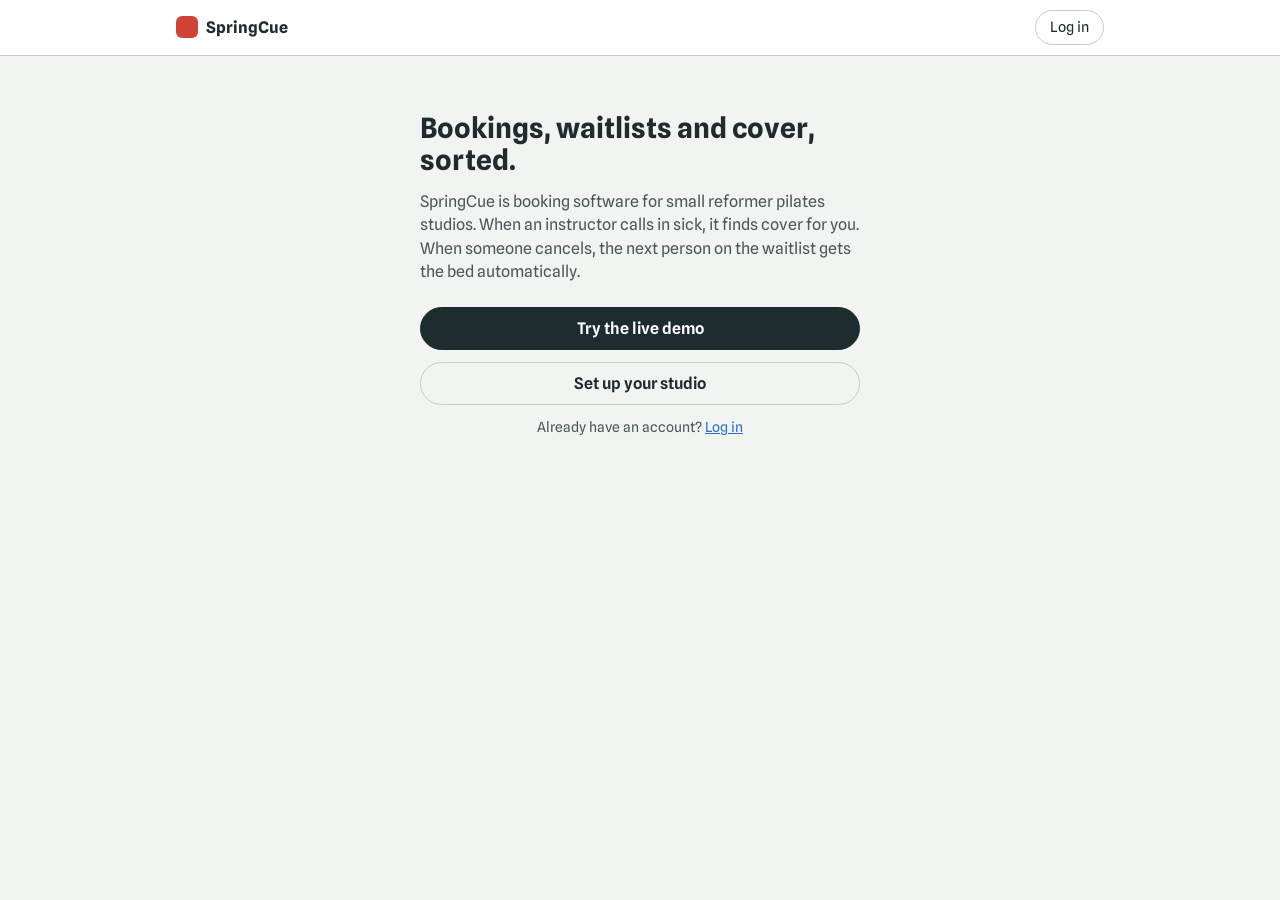
<file: app/index.html>
<!doctype html>
<html lang="en-GB">
  <head>
    <meta charset="UTF-8" />
    <meta name="viewport" content="width=device-width, initial-scale=1.0" />
    <meta name="theme-color" content="#1E2B2F" />
    <meta name="description" content="SpringCue: bookings, waitlists and instructor cover for small reformer pilates studios." />
    <link rel="icon" href="data:image/svg+xml,%3Csvg xmlns='http://www.w3.org/2000/svg' viewBox='0 0 32 32'%3E%3Crect width='32' height='32' rx='8' fill='%23CF4436'/%3E%3C/svg%3E" />
    <title>SpringCue</title>
    <script type="module" crossorigin src="./index-bpntA__j.js"></script>
    <link rel="stylesheet" crossorigin href="./index-BWiUSiYH.css">
  </head>
  <body>
    <div id="root"></div>
  </body>
</html>
</file>
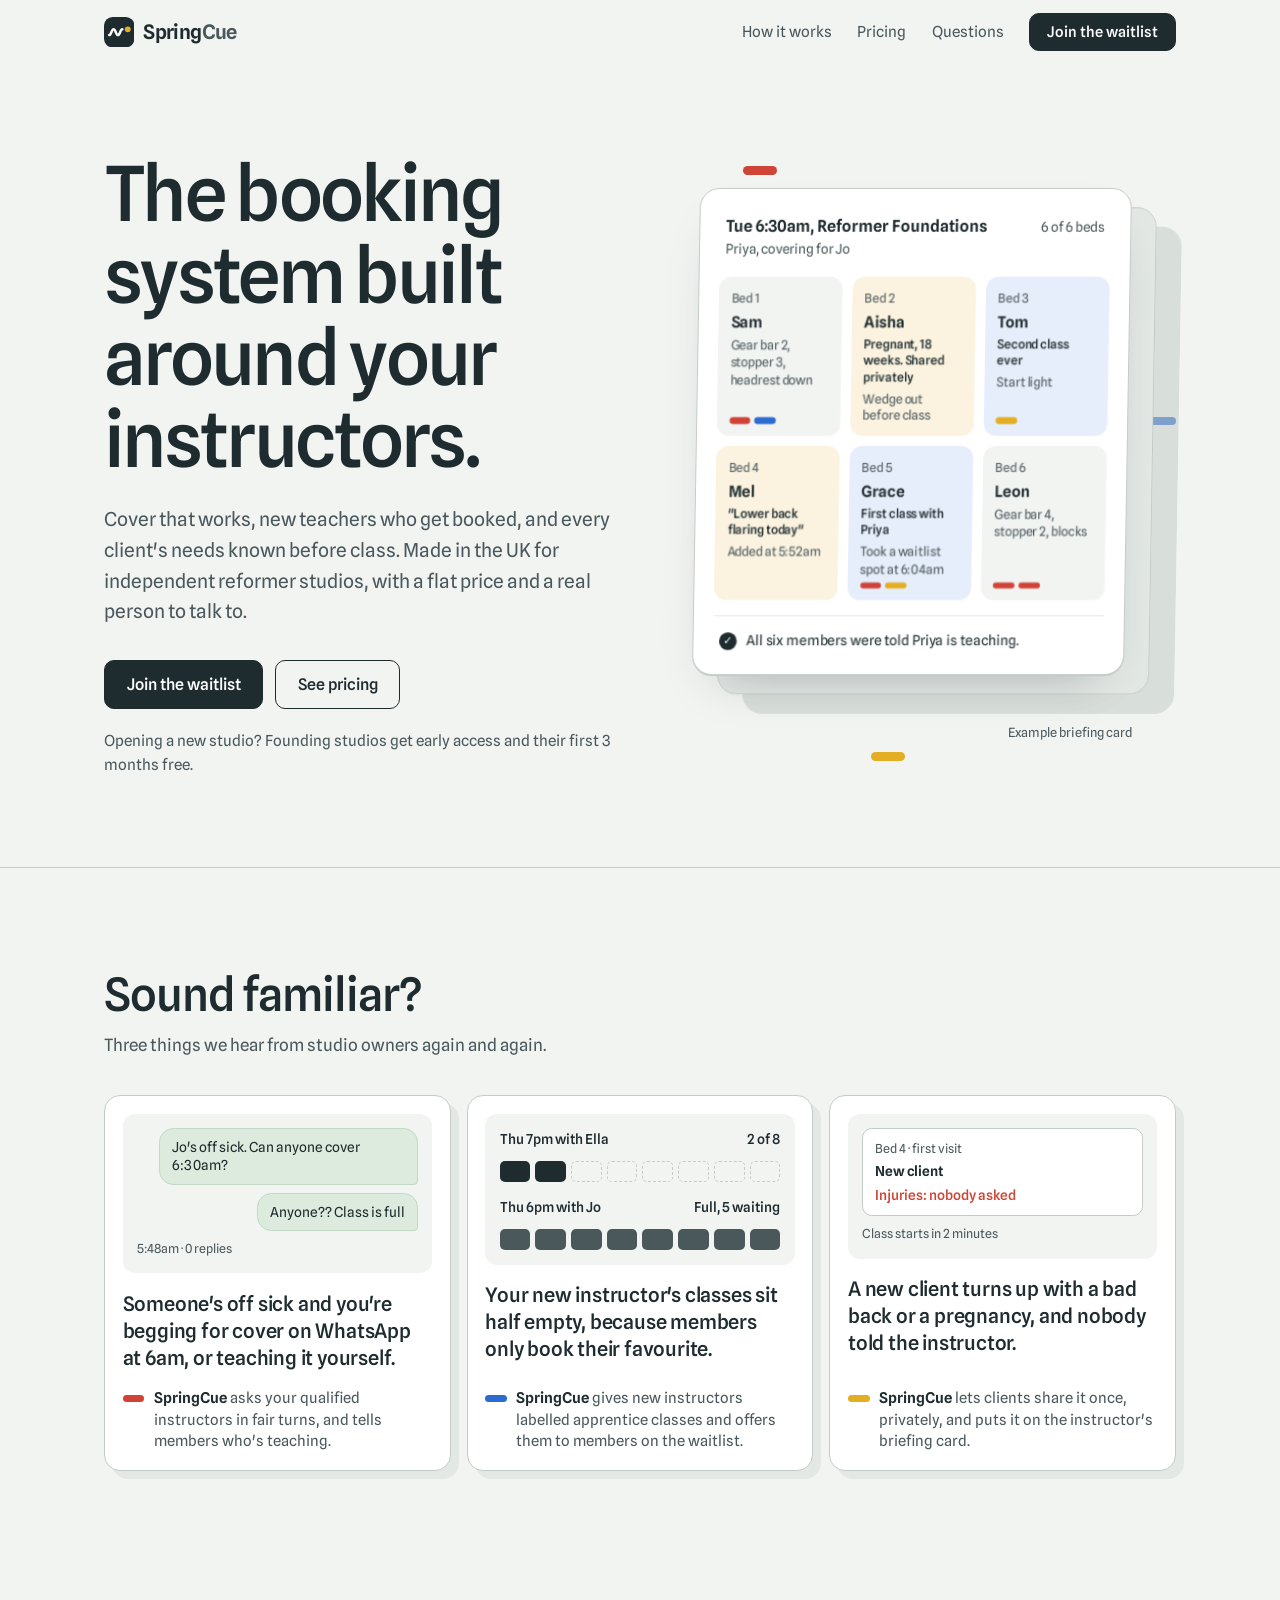
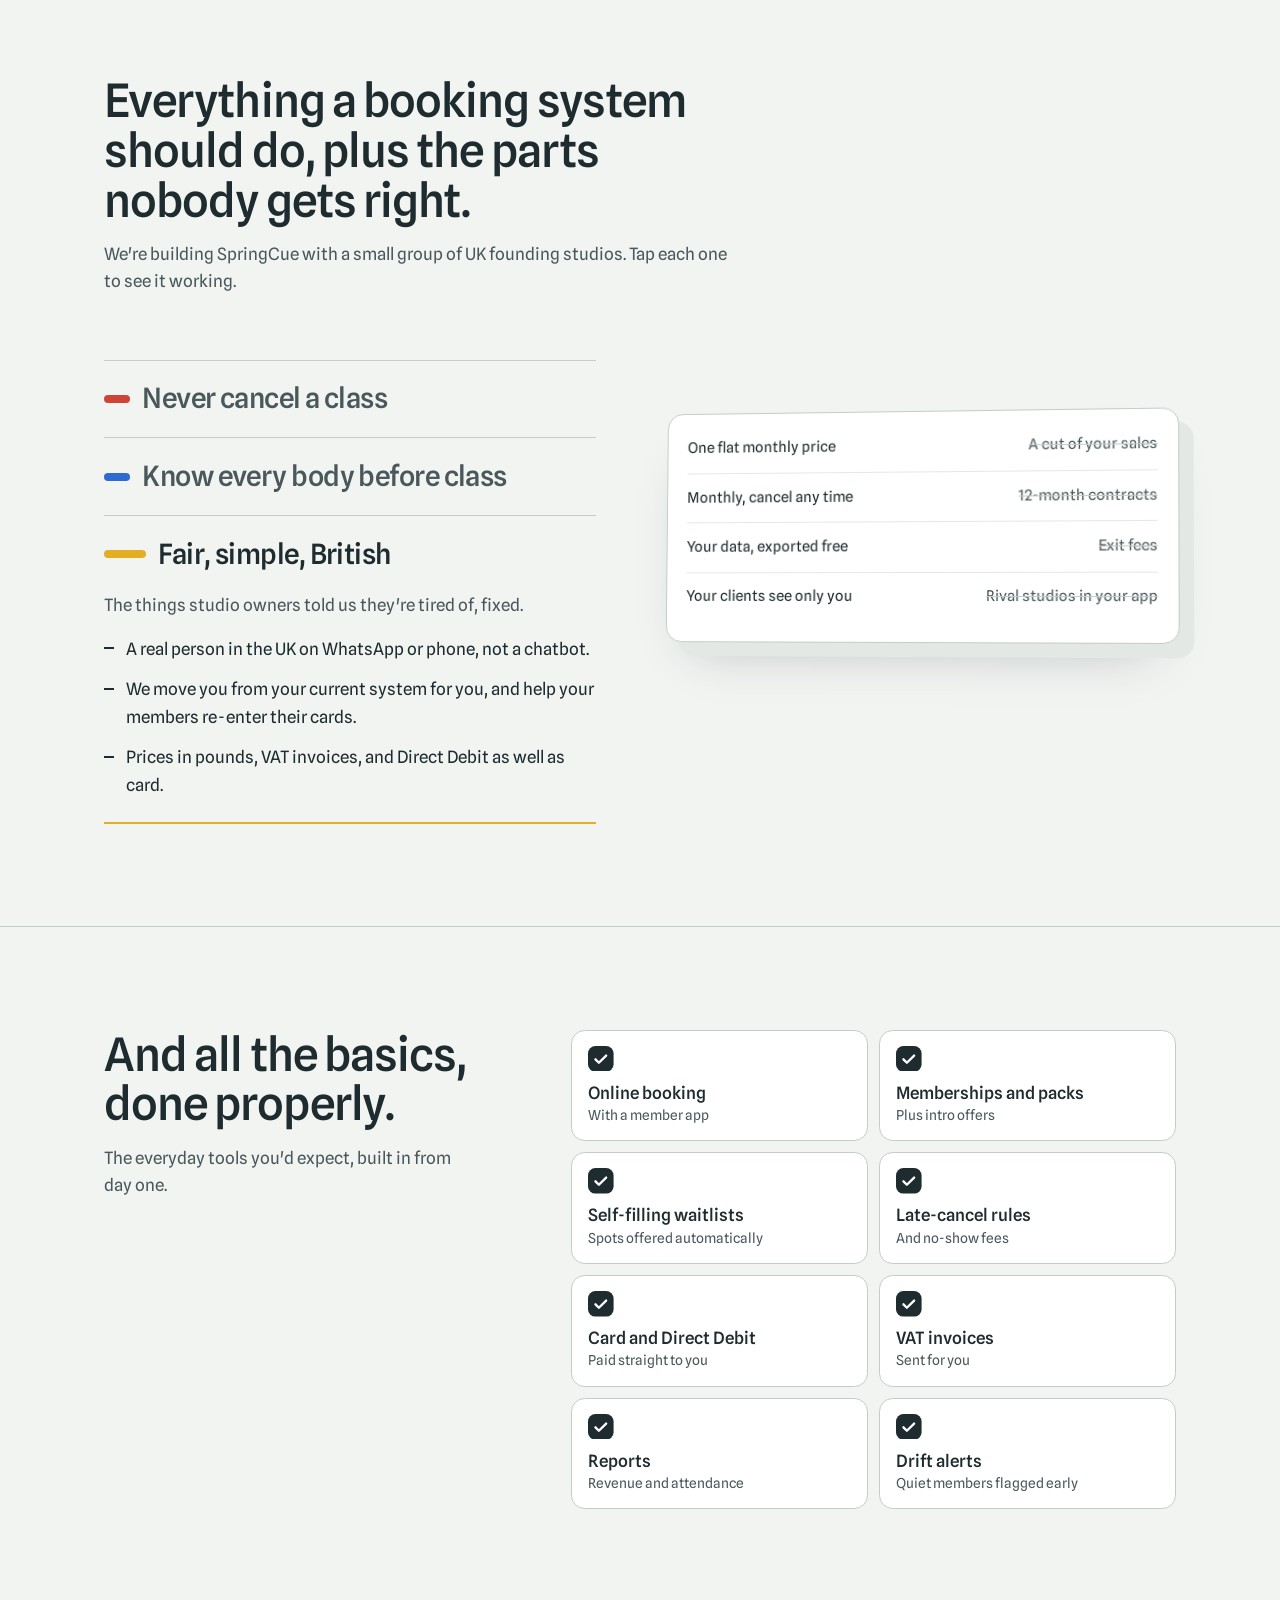
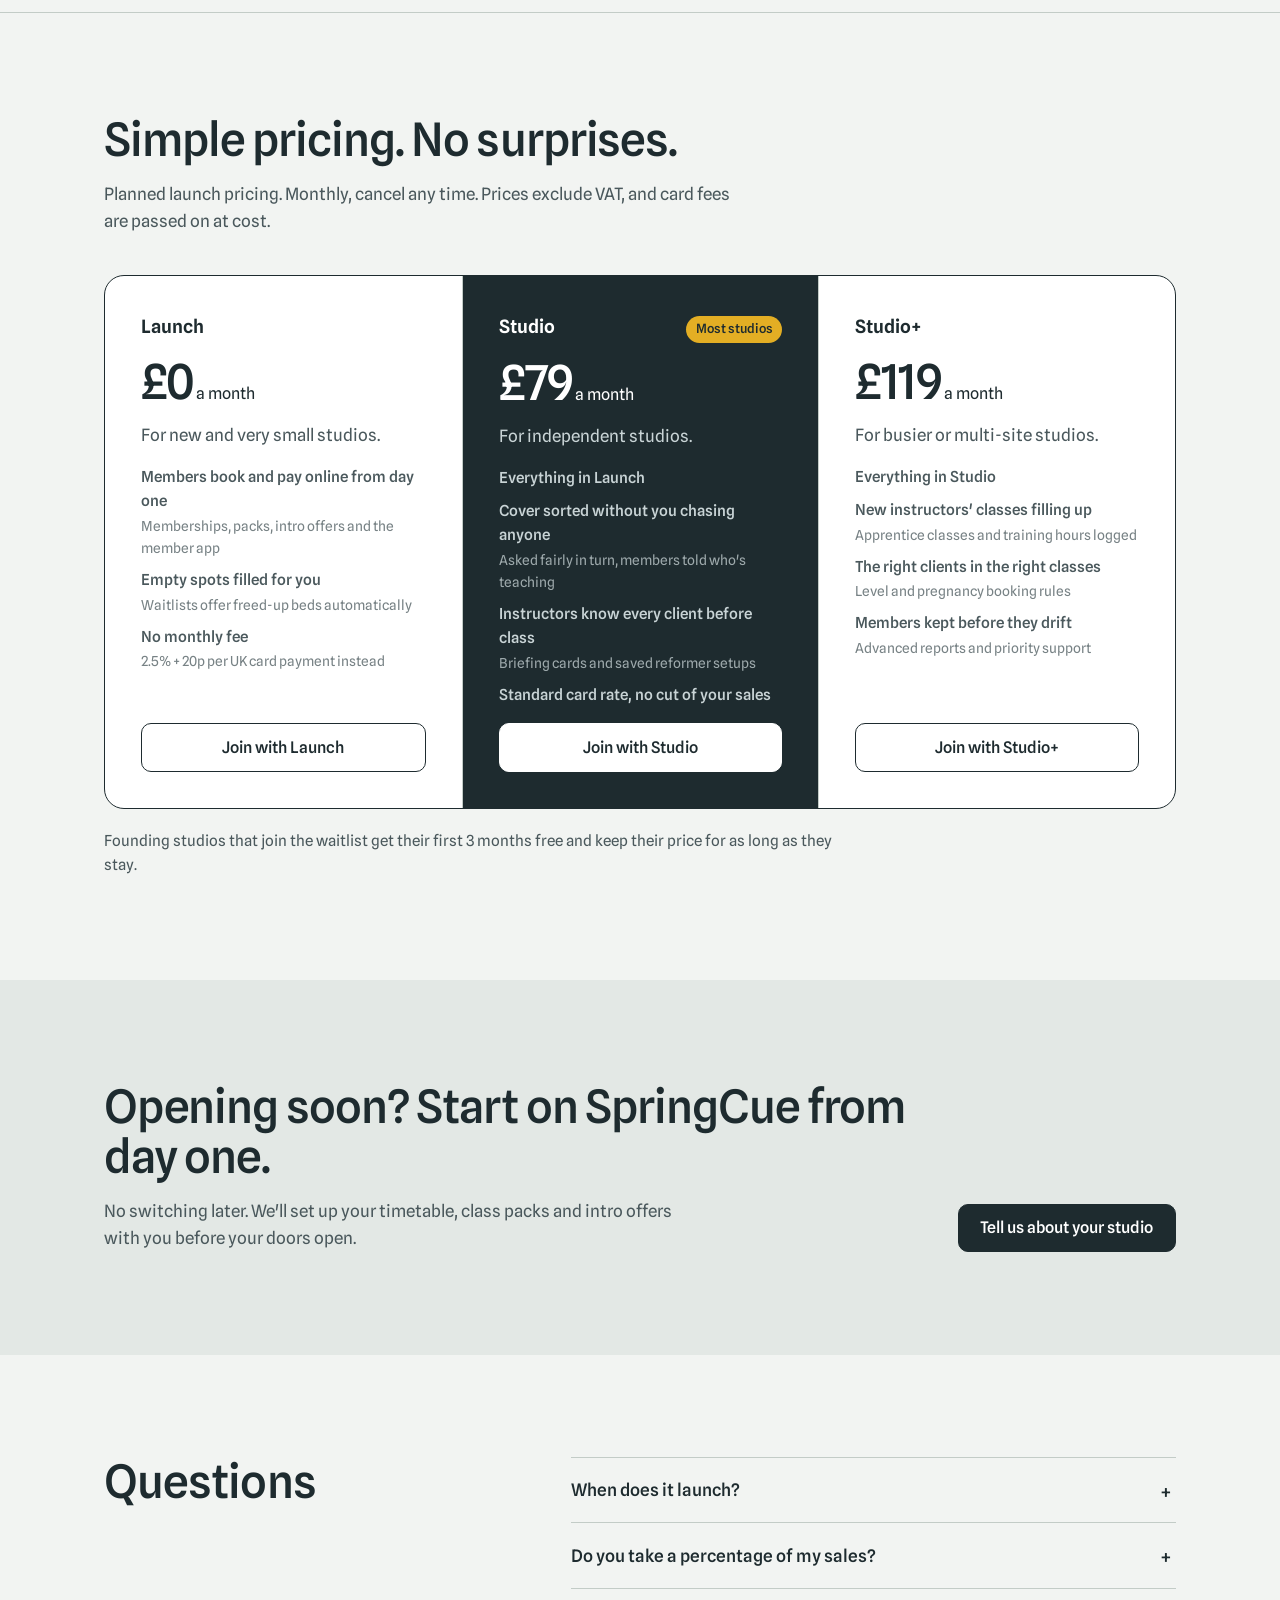
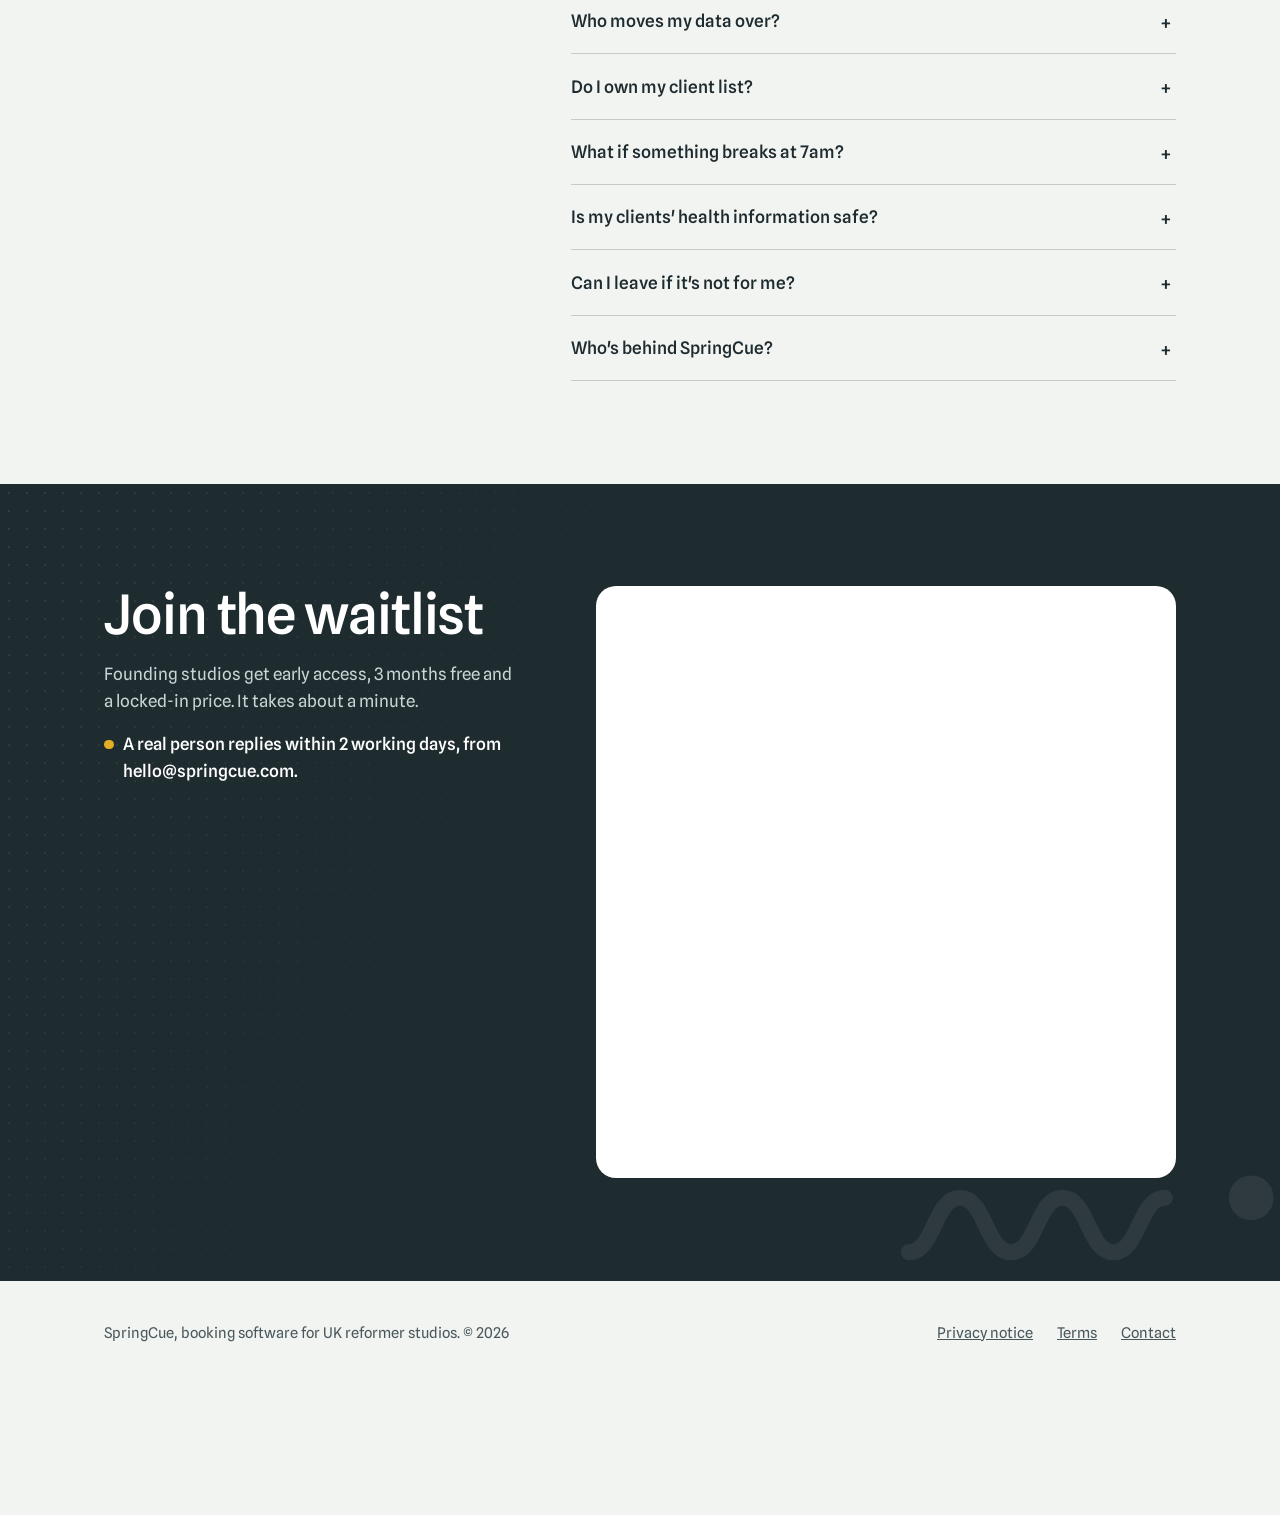
<file: index (1).html>
<!doctype html>
<html lang="en-GB">
<head>
<meta charset="utf-8">
<meta name="referrer" content="strict-origin-when-cross-origin">
<meta name="viewport" content="width=device-width, initial-scale=1">
<title>SpringCue: booking software for UK reformer Pilates studios</title>
<meta name="description" content="Booking and membership software for independent UK reformer studios, built around your instructors. Cover that works, new teachers who get booked, and every client's needs known before class.">
<meta property="og:title" content="SpringCue: booking software for UK reformer studios">
<meta property="og:description" content="Cover that works, new teachers who get booked, and every client's needs known before class. Flat price, real human support.">
<meta property="og:type" content="website">
<meta property="og:url" content="https://springcue.com/">
<meta property="og:image" content="https://springcue.com/og-image.png">
<meta property="og:image:width" content="1200">
<meta property="og:image:height" content="630">
<meta name="twitter:card" content="summary_large_image">
<link rel="canonical" href="https://springcue.com/">
<script type="application/ld+json">{"@context":"https://schema.org","@graph":[{"@type":"Organization","name":"SpringCue","url":"https://springcue.com/","logo":"https://springcue.com/og-image.png","email":"hello@springcue.com","sameAs":["https://www.instagram.com/springcuesoftware/"]},{"@type":"SoftwareApplication","name":"SpringCue","applicationCategory":"BusinessApplication","operatingSystem":"Web","description":"Booking and membership software for independent UK reformer pilates studios, built around instructors.","offers":[{"@type":"Offer","name":"Launch","price":"0","priceCurrency":"GBP"},{"@type":"Offer","name":"Studio","price":"79","priceCurrency":"GBP"},{"@type":"Offer","name":"Studio+","price":"119","priceCurrency":"GBP"}]}]}</script>
<link rel="icon" href="data:image/svg+xml,%3Csvg xmlns='http://www.w3.org/2000/svg' viewBox='0 0 32 32'%3E%3Crect width='32' height='32' rx='9' fill='%231E2B2F'/%3E%3Cpath d='M5.5 19c2.3 0 2.3-6 4.6-6s2.3 6 4.6 6 2.3-6 4.6-6' fill='none' stroke='%23fff' stroke-width='2.6' stroke-linecap='round' stroke-linejoin='round'/%3E%3Ccircle cx='25' cy='13' r='3.1' fill='%23E3AE24'/%3E%3C/svg%3E">
<link rel="preconnect" href="https://fonts.googleapis.com">
<link rel="preconnect" href="https://fonts.gstatic.com" crossorigin>
<link href="https://fonts.googleapis.com/css2?family=Spline+Sans:wght@400;500;600&display=swap" rel="stylesheet">
<style>
  :root {
    --ink: #1E2B2F;
    --ink-soft: #4A585C;
    --paper: #F2F4F2;
    --plaster: #E3E8E5;
    --line: #C3CCC7;
    --white: #FFFFFF;
    --red: #CF4436;
    --blue: #2E6BD1;
    --yellow: #E3AE24;
    --max: 72rem;
    --gutter: clamp(1rem, 4vw, 2.5rem);
  }
  * { box-sizing: border-box; }
  html { scroll-behavior: smooth; }
  @media (prefers-reduced-motion: reduce) { html { scroll-behavior: auto; } *, *::before, *::after { animation: none !important; transition: none !important; } }
  body {
    margin: 0; background: var(--paper); color: var(--ink);
    font-family: "Spline Sans", system-ui, sans-serif; font-size: 1.0625rem; line-height: 1.6;
    -webkit-font-smoothing: antialiased;
  }
  a { color: inherit; }
  :focus-visible { outline: 3px solid var(--blue); outline-offset: 3px; border-radius: 4px; }
  .wrap { max-width: var(--max); margin: 0 auto; padding: 0 var(--gutter); }
  .measure { max-width: 38rem; }
  h1, h2, h3 { font-weight: 500; letter-spacing: -0.02em; line-height: 1.08; margin: 0; }
  h1 { font-size: clamp(2.5rem, 6.2vw, 4.75rem); letter-spacing: -0.035em; }
  h2 { font-size: clamp(1.9rem, 3.6vw, 2.9rem); }
  h3 { font-size: 1.35rem; letter-spacing: -0.01em; line-height: 1.25; }
  p { margin: 0; }
  .muted { color: var(--ink-soft); }

  /* buttons */
  .btn {
    display: inline-block; text-decoration: none; font-weight: 500; font-size: 1rem;
    padding: 0.85rem 1.35rem; border-radius: 10px; border: 1.5px solid var(--ink);
    cursor: pointer; font-family: inherit; line-height: 1.2;
  }
  .btn-solid { background: var(--ink); color: var(--white); }
  .btn-solid:hover { background: #2C3D42; }
  .btn-line { background: transparent; color: var(--ink); }
  .btn-line:hover { background: var(--plaster); }

  /* nav */
  .nav { position: sticky; top: 0; z-index: 10; background: rgba(242,244,242,0.92); backdrop-filter: blur(8px); border-bottom: 1px solid transparent; }
  .nav.scrolled { border-bottom-color: var(--line); }
  .nav .wrap { display: flex; align-items: center; justify-content: space-between; height: 4rem; gap: 1rem; }
  .logo { font-weight: 600; font-size: 1.25rem; letter-spacing: -0.03em; text-decoration: none; display: flex; align-items: center; gap: 0.55rem; }
  .logo-mark { width: 1.9rem; height: 1.9rem; flex: none; display: block; }
  .logo-mark .coil { transform-origin: 6px 16px; transition: transform 0.45s cubic-bezier(.3,1.6,.5,1); }
  .logo:hover .logo-mark .coil { transform: scaleX(0.82); }
  .logo-word b { font-weight: 600; color: var(--ink-soft); }
  .nav-links { display: flex; gap: 1.6rem; align-items: center; font-size: 0.95rem; }
  .nav-links a:not(.btn) { text-decoration: none; color: var(--ink-soft); }
  .nav-links a:not(.btn):hover { color: var(--ink); }
  .nav .btn { padding: 0.6rem 1.05rem; font-size: 0.92rem; }
  @media (max-width: 760px) { .nav-links a:not(.btn) { display: none; } }

  /* hero */
  .hero { padding: clamp(3rem, 7vw, 5.5rem) 0 clamp(3.5rem, 7vw, 6rem); }
  .hero .wrap { display: grid; grid-template-columns: minmax(0, 1.05fr) minmax(0, 1fr); gap: clamp(2rem, 5vw, 4.5rem); align-items: center; }
  .hero-sub { font-size: 1.2rem; margin-top: 1.5rem; max-width: 33rem; color: var(--ink-soft); }
  .hero-ctas { display: flex; flex-wrap: wrap; gap: 0.75rem; margin-top: 2rem; }
  .hero-note { margin-top: 1.25rem; font-size: 0.95rem; color: var(--ink-soft); }
  @media (max-width: 900px) { .hero .wrap { grid-template-columns: 1fr; } }

  /* briefing card (hero visual) */
  .brief {
    background: var(--white); border: 1px solid var(--line); border-radius: 1.25rem;
    padding: 1.25rem; box-shadow: 0 1px 0 var(--line), 0 24px 48px -28px rgba(30,43,47,0.35);
  }
  .brief-head { display: flex; justify-content: space-between; align-items: baseline; gap: 1rem; padding: 0.25rem 0.35rem 1rem; }
  .brief-title { font-weight: 600; font-size: 1.02rem; }
  .brief-meta { font-size: 0.85rem; color: var(--ink-soft); }
  .brief-head > .brief-meta { white-space: nowrap; }
  .beds { display: grid; grid-template-columns: repeat(3, 1fr); gap: 0.6rem; }
  .bed { background: var(--paper); border-radius: 0.8rem; padding: 0.75rem 0.8rem; min-height: 7.4rem; position: relative; display: flex; flex-direction: column; gap: 0.3rem; }
  .bed-no { font-size: 0.78rem; color: var(--ink-soft); }
  .bed-name { font-weight: 600; font-size: 0.98rem; line-height: 1.2; }
  .bed-note { font-size: 0.8rem; line-height: 1.35; color: var(--ink-soft); }
  .bed-flag { font-size: 0.78rem; font-weight: 500; line-height: 1.3; }
  .bed.private { background: #FBF3E0; }
  .bed.first { background: #E7EEFB; }
  .springs { display: flex; gap: 4px; margin-top: auto; }
  .spr { width: 1.35rem; height: 0.42rem; border-radius: 999px; }
  .spr.r { background: var(--red); } .spr.b { background: var(--blue); } .spr.y { background: var(--yellow); }
  .brief-foot { margin-top: 0.9rem; border-top: 1px solid var(--plaster); padding: 0.85rem 0.35rem 0.1rem; display: flex; gap: 0.6rem; align-items: center; font-size: 0.88rem; }
  .tick { width: 1.15rem; height: 1.15rem; border-radius: 50%; background: var(--ink); color: var(--white); display: grid; place-items: center; font-size: 0.7rem; flex: none; }
  .example { font-size: 0.8rem; color: var(--ink-soft); margin-top: 3rem; text-align: right; position: relative; }
  @media (max-width: 520px) { .beds { grid-template-columns: repeat(2, 1fr); } }

  /* sections */
  section { padding: clamp(3.5rem, 8vw, 6.5rem) 0; }
  .rule { border-top: 1px solid var(--line); }

  /* problems: three small scenes */
  .problems h2 { margin-bottom: 0.75rem; }
  .problems .sub { color: var(--ink-soft); max-width: 34rem; margin-bottom: 2.25rem; }
  .problem-list { list-style: none; margin: 0; padding: 0; display: grid; grid-template-columns: repeat(3, minmax(0, 1fr)); gap: 1rem; }
  .pcard { background: var(--white); border: 1px solid var(--line); border-radius: 1rem; padding: 1.1rem; display: flex; flex-direction: column; box-shadow: 8px 8px 0 var(--plaster); transition: transform 0.3s cubic-bezier(.2,.75,.2,1), box-shadow 0.3s ease; }
  .pcard:hover { transform: translate(-2px, -3px); box-shadow: 11px 12px 0 var(--plaster); }
  .scene { background: var(--paper); border-radius: 0.75rem; padding: 0.9rem; font-size: 0.86rem; min-height: 8.6rem; display: flex; flex-direction: column; justify-content: center; gap: 0.5rem; }
  .bubble { background: var(--white); border: 1px solid var(--line); border-radius: 0.9rem 0.9rem 0.9rem 0.25rem; padding: 0.55rem 0.75rem; max-width: 92%; line-height: 1.35; }
  .bubble.me { align-self: flex-end; background: #DCEBDD; border-color: #C3D8C5; border-radius: 0.9rem 0.9rem 0.25rem 0.9rem; }
  .scene-meta { color: var(--ink-soft); font-size: 0.78rem; }
  .seats { display: grid; grid-template-columns: repeat(8, 1fr); gap: 5px; margin-top: 0.15rem; }
  .seats i { height: 1.35rem; border-radius: 5px; border: 1.5px dashed var(--line); }
  .seats i.on { background: var(--ink); border: 0; }
  .seats.full i { background: var(--ink-soft); border: 0; }
  .scene-row { display: flex; justify-content: space-between; gap: 0.5rem; font-weight: 500; }
  .bedtile { background: var(--white); border: 1px solid var(--line); border-radius: 0.6rem; padding: 0.6rem 0.75rem; display: grid; gap: 0.1rem; }
  .bedtile .nm { font-weight: 600; }
  .bedtile .none { color: var(--red); font-weight: 500; }
  .pain { font-size: clamp(1.1rem, 1.6vw, 1.25rem); line-height: 1.35; letter-spacing: -0.01em; font-weight: 500; margin-top: 1.1rem; }
  .fix { margin-top: auto; padding-top: 1rem; color: var(--ink-soft); font-size: 0.93rem; line-height: 1.45; display: flex; gap: 0.6rem; }
  .fix .spr { flex: none; margin-top: 0.5em; }
  .fix b { color: var(--ink); font-weight: 600; }
  @media (max-width: 900px) { .problem-list { grid-template-columns: 1fr; gap: 1.1rem; } .scene { min-height: 0; } }

  /* pillars */
  .pillars-intro { max-width: 40rem; margin-bottom: clamp(2.5rem, 6vw, 4rem); }
  .pillars-intro p { margin-top: 1rem; }
  .pillar { display: grid; grid-template-columns: minmax(0, 1fr) minmax(0, 1fr); gap: clamp(2rem, 5vw, 4.5rem); align-items: start; padding: clamp(2.5rem, 5vw, 3.5rem) 0; border-top: 1px solid var(--line); }
  .pillar h3 { font-size: clamp(1.6rem, 2.8vw, 2.15rem); font-weight: 500; letter-spacing: -0.025em; line-height: 1.12; }
  .pillar .lede { margin-top: 0.9rem; color: var(--ink-soft); max-width: 30rem; }
  .points { list-style: none; padding: 0; margin: 1.5rem 0 0; display: grid; gap: 0.85rem; max-width: 32rem; }
  .points li { padding-left: 1.4rem; position: relative; }
  .points li::before { content: ""; position: absolute; left: 0; top: 0.68em; width: 0.6rem; height: 2px; background: var(--ink); }
  @media (max-width: 860px) { .pillar { grid-template-columns: 1fr; } }

  /* mock panels */
  .mock { background: var(--white); border: 1px solid var(--line); border-radius: 1rem; padding: 1.25rem; font-size: 0.93rem; }
  .mock-title { font-weight: 600; }
  .mock-sub { color: var(--ink-soft); font-size: 0.86rem; margin-top: 0.15rem; }
  .queue { list-style: none; padding: 0; margin: 1rem 0 0; }
  .queue li { display: grid; grid-template-columns: 1fr auto; gap: 0.75rem; padding: 0.7rem 0; border-top: 1px solid var(--plaster); align-items: center; }
  .queue .who { font-weight: 500; }
  .queue .why { color: var(--ink-soft); font-size: 0.84rem; }
  .status { font-size: 0.8rem; padding: 0.25rem 0.6rem; border-radius: 999px; background: var(--plaster); white-space: nowrap; }
  .status.yes { background: var(--ink); color: var(--white); }
  .status.skip { background: transparent; border: 1px solid var(--line); color: var(--ink-soft); }
  .mock-foot { margin-top: 0.9rem; padding-top: 0.8rem; border-top: 1px solid var(--plaster); color: var(--ink-soft); font-size: 0.86rem; }
  .setup { display: grid; grid-template-columns: auto 1fr; gap: 0.55rem 1.25rem; margin-top: 1rem; }
  .setup dt { color: var(--ink-soft); }
  .setup dd { margin: 0; font-weight: 500; display: flex; align-items: center; gap: 0.45rem; }
  .note-private { margin-top: 1rem; background: #FBF3E0; border-radius: 0.7rem; padding: 0.8rem 0.9rem; font-size: 0.88rem; }
  .promise { list-style: none; padding: 0; margin: 0; }
  .promise li { display: flex; justify-content: space-between; gap: 1rem; padding: 0.8rem 0; border-top: 1px solid var(--plaster); }
  .promise li:first-child { border-top: 0; padding-top: 0.2rem; }
  .promise .them { color: var(--ink-soft); text-decoration: line-through; text-decoration-color: var(--line); }

  /* basics */
  .basics { display: grid; grid-template-columns: minmax(0, 0.8fr) minmax(0, 1.2fr); gap: clamp(2rem, 5vw, 4rem); align-items: start; }
  .basics .sub { color: var(--ink-soft); margin-top: 1rem; max-width: 22rem; }
  .basics ul { list-style: none; padding: 0; margin: 0; display: grid; grid-template-columns: repeat(2, minmax(0, 1fr)); gap: 0.7rem; }
  .basics li { background: var(--white); border: 1px solid var(--line); border-radius: 0.85rem; padding: 0.95rem 1rem; display: grid; gap: 0.65rem; align-content: start; font-weight: 500; line-height: 1.3; transition: transform 0.3s cubic-bezier(.2,.75,.2,1), border-color 0.3s ease; }
  .basics li:hover { transform: translateY(-2px); border-color: var(--ink-soft); }
  .basics li svg { width: 1.6rem; height: 1.6rem; }
  .basics li span { display: block; font-weight: 400; color: var(--ink-soft); font-size: 0.86rem; margin-top: 0.2rem; }
  @media (max-width: 760px) { .basics { grid-template-columns: 1fr; } .basics ul { gap: 0.55rem; } .basics li { padding: 0.85rem; font-size: 0.97rem; } }

  /* pricing */
  .pricing-head { max-width: 40rem; }
  .pricing-head p { margin-top: 1rem; }
  .plans { margin-top: 2.5rem; display: grid; grid-template-columns: repeat(3, 1fr); border: 1.5px solid var(--ink); border-radius: 1.25rem; overflow: hidden; background: var(--white); }
  .plan { padding: clamp(1.5rem, 3vw, 2.25rem); display: flex; flex-direction: column; gap: 1rem; border-left: 1px solid var(--line); }
  .plan:first-child { border-left: 0; }
  .plan.pick { background: var(--ink); color: var(--white); }
  .plan.pick .muted, .plan.pick .plan-list li { color: #C9D4D6; }
  .plan-name { font-weight: 600; font-size: 1.15rem; display: flex; justify-content: space-between; align-items: baseline; gap: 0.5rem; }
  .plan-tag { font-size: 0.8rem; font-weight: 500; padding: 0.2rem 0.6rem; border-radius: 999px; background: var(--yellow); color: var(--ink); }
  .plan-list li b { display: block; font-weight: 500; }
  .plan-list li span { display: block; font-size: 0.86rem; opacity: 0.75; margin-top: 0.1rem; }
  .price { font-size: 3rem; font-weight: 500; letter-spacing: -0.04em; line-height: 1; }
  .price small { font-size: 1rem; letter-spacing: 0; font-weight: 400; }
  .plan-list { list-style: none; padding: 0; margin: 0; display: grid; gap: 0.55rem; font-size: 0.95rem; color: var(--ink-soft); }
  .plan .btn { margin-top: auto; text-align: center; }
  .plan.pick .btn { background: var(--white); color: var(--ink); border-color: var(--white); }
  .plan.pick .btn:hover { background: var(--plaster); }
  .pricing-foot { margin-top: 1.25rem; font-size: 0.95rem; color: var(--ink-soft); max-width: 46rem; }
  @media (max-width: 860px) { .plans { grid-template-columns: 1fr; } .plan { border-left: 0; border-top: 1px solid var(--line); } .plan:first-child { border-top: 0; } }

  /* new studios */
  .opening { background: var(--plaster); }
  .opening .wrap { display: grid; grid-template-columns: minmax(0, 1fr) auto; gap: 2rem; align-items: end; }
  .opening p { margin-top: 1rem; max-width: 36rem; }
  @media (max-width: 760px) { .opening .wrap { grid-template-columns: 1fr; align-items: start; } }

  /* faq */
  .faq { display: grid; grid-template-columns: minmax(0, 0.8fr) minmax(0, 1.2fr); gap: clamp(2rem, 5vw, 4rem); }
  details { border-top: 1px solid var(--line); }
  details:last-of-type { border-bottom: 1px solid var(--line); }
  summary { cursor: pointer; list-style: none; padding: 1.15rem 2.25rem 1.15rem 0; font-weight: 500; font-size: 1.08rem; position: relative; }
  summary::-webkit-details-marker { display: none; }
  summary::after { content: "+"; position: absolute; right: 0.25rem; top: 1rem; font-size: 1.4rem; font-weight: 400; transition: transform 0.2s ease; }
  details[open] summary::after { transform: rotate(45deg); }
  details p { padding: 0 0 1.25rem; color: var(--ink-soft); max-width: 38rem; }
  @media (max-width: 760px) { .faq { grid-template-columns: 1fr; } }

  /* waitlist */
  .join { background: var(--ink); color: var(--white); position: relative; overflow: hidden; }
  .join::before { content: ""; position: absolute; inset: 0; background-image: radial-gradient(rgba(255,255,255,0.09) 1.2px, transparent 1.4px); background-size: 18px 18px; -webkit-mask-image: linear-gradient(115deg, #000 0%, transparent 45%); mask-image: linear-gradient(115deg, #000 0%, transparent 45%); pointer-events: none; }
  .join .wrap { position: relative; }
  .join-coil { position: absolute; right: -2rem; bottom: -1rem; width: 26rem; max-width: 70%; opacity: 0.07; pointer-events: none; }
  .join .wrap { display: grid; grid-template-columns: minmax(0, 0.85fr) minmax(0, 1.15fr); gap: clamp(2rem, 5vw, 4rem); align-items: start; }
  .join h2 { font-size: clamp(2.2rem, 4.5vw, 3.4rem); }
  .join p { margin-top: 1rem; color: #C9D4D6; max-width: 26rem; }
  .join .promise-line { color: var(--white); font-weight: 500; display: flex; gap: 0.6rem; align-items: flex-start; }
  .join .promise-line::before { content: ""; flex: none; width: 0.6rem; height: 0.6rem; margin-top: 0.5em; border-radius: 50%; background: var(--yellow); }
  .form-box { background: var(--white); color: var(--ink); border-radius: 1.25rem; padding: clamp(1.25rem, 3vw, 2rem); min-height: 20rem; }
  .form-box iframe { width: 100%; border: 0; min-height: 520px; }
  .form-placeholder { display: grid; gap: 0.75rem; font-size: 0.95rem; color: var(--ink-soft); }
  .form-placeholder strong { color: var(--ink); }
  .form-placeholder code { background: var(--plaster); padding: 0.1rem 0.35rem; border-radius: 4px; font-size: 0.88rem; }
  @media (max-width: 860px) { .join .wrap { grid-template-columns: 1fr; } }


  /* footer */
  footer { padding: 2.5rem 0 3rem; font-size: 0.92rem; color: var(--ink-soft); }
  footer .wrap { display: flex; flex-wrap: wrap; justify-content: space-between; gap: 1rem; }
  footer nav { display: flex; gap: 1.5rem; }


  /* feature tabs: one opens at a time, a progress line moves them on */
  .tabs { display: grid; grid-template-columns: minmax(0, 1fr) minmax(0, 1.05fr); gap: clamp(2rem, 5vw, 4.5rem); align-items: center; }
  .tab-item { border-top: 1px solid var(--line); position: relative; }
  .tab-item:last-child { border-bottom: 1px solid var(--line); }
  .tab-btn { all: unset; box-sizing: border-box; display: block; width: 100%; cursor: pointer; padding: 1.3rem 0; }
  .tab-btn:focus-visible { outline: 3px solid var(--blue); outline-offset: 2px; border-radius: 6px; }
  .tab-btn h3 { font-size: clamp(1.35rem, 2.4vw, 1.75rem); font-weight: 500; letter-spacing: -0.02em; color: var(--ink-soft); transition: color 0.3s ease; }
  .tab-item.is-active .tab-btn h3, .tab-btn:hover h3 { color: var(--ink); }
  .tab-body { display: grid; grid-template-rows: 0fr; transition: grid-template-rows 0.5s cubic-bezier(.2,.75,.2,1); }
  .tab-body > div { overflow: hidden; }
  .tab-item.is-active .tab-body { grid-template-rows: 1fr; }
  .tab-body .lede { color: var(--ink-soft); max-width: 32rem; }
  .tab-body .points { margin: 1rem 0 1.5rem; }
  .tab-bar { position: absolute; left: 0; bottom: -1px; height: 2px; width: 100%; overflow: hidden; }
  .tab-bar span { display: block; height: 100%; width: 0; background: var(--ink); }
  .tab-item.is-active .tab-bar span { width: 100%; }
  .tabs.auto .tab-item.is-active .tab-bar span { width: 0; animation: fill 9s linear forwards; }
  .tabs.paused .tab-bar span { animation-play-state: paused !important; }
  @keyframes fill { to { width: 100%; } }
  .tab-btn h3 { display: flex; align-items: center; gap: 0.8rem; }
  .tab-btn h3::before { content: ""; flex: none; width: 1.6rem; height: 0.5rem; border-radius: 999px; background: var(--k, var(--ink)); transition: width 0.4s cubic-bezier(.2,.75,.2,1); }
  .tab-item.is-active .tab-btn h3::before { width: 2.6rem; }
  .tab-item[data-key="cover"] { --k: var(--red); } .tab-item[data-key="brief"] { --k: var(--blue); } .tab-item[data-key="fair"] { --k: var(--yellow); }
  .tab-item.is-active .tab-bar span { background: var(--k, var(--ink)); }
  .tab-body .panel { margin: 1.1rem 0 0.25rem; }
  .tab-visual { display: grid; perspective: 1400px; }
  .panel { grid-area: 1 / 1; transition: opacity 0.45s ease, transform 0.6s cubic-bezier(.2,.75,.2,1), visibility 0s linear 0.45s; opacity: 0; visibility: hidden; transform: translateY(14px) rotateY(-6deg); }
  .panel.is-active { opacity: 1; visibility: visible; transform: rotateY(-6deg) rotateX(2deg); transition-delay: 0s; }
  .panel .mock { box-shadow: 14px 14px 0 var(--plaster), 0 30px 50px -30px rgba(30,43,47,0.35); }
  @media (max-width: 860px) { .tabs { grid-template-columns: 1fr; } .panel, .panel.is-active { transform: none; } .panel .mock { box-shadow: 8px 8px 0 var(--plaster); } }

  /* cover request plays out: asking, skipped, accepted */
  .queue li { transition: opacity 0.3s ease; }
  .queue.playing li { opacity: 0.35; }
  .queue.playing li.asking, .queue.playing li.done { opacity: 1; }
  .queue li.asking .status { background: var(--yellow); color: var(--ink); border-color: var(--yellow); animation: pulse 0.9s ease-in-out infinite; }
  @keyframes pulse { 50% { transform: scale(1.06); } }
  .mock-foot { transition: opacity 0.4s ease, transform 0.4s ease; }
  .playing ~ .mock-foot { opacity: 0; transform: translateY(4px); }
  .playing.finished ~ .mock-foot { opacity: 1; transform: none; }
  .spr.grow { animation: grow 0.7s cubic-bezier(.3,1.5,.5,1) both; }
  .spr.grow + .spr.grow { animation-delay: 0.15s; }
  @keyframes grow { from { width: 0; } }

  /* hero stage: the briefing card tilted in 3D, with two cards stacked behind it */
  .hero { overflow-x: clip; }
  .stage { position: relative; perspective: 1600px; padding: 1.5rem 2.75rem 1.5rem 0.5rem; }
  .arrive { animation: arrive 1.1s cubic-bezier(.2,.75,.2,1) both; }
  @keyframes arrive { from { opacity: 0; transform: translateY(28px) rotateX(10deg); } to { opacity: 1; transform: none; } }
  .float { animation: float 7s ease-in-out 1.1s infinite; }
  @keyframes float { 0%, 100% { transform: translateY(0); } 50% { transform: translateY(-8px); } }
  .tilt {
    --rx: 0deg; --ry: 0deg;
    position: relative; transform-style: preserve-3d;
    transform: rotateY(calc(-11deg + var(--ry))) rotateX(calc(5deg + var(--rx)));
    transition: transform 0.6s cubic-bezier(.2,.75,.2,1);
  }
  .tilt::before, .tilt::after { content: ""; position: absolute; inset: 0; border-radius: 1.25rem; border: 1px solid var(--line); }
  .tilt::before { background: var(--plaster); transform: translate3d(18px, 16px, -40px); }
  .tilt::after { background: var(--line); opacity: 0.55; transform: translate3d(36px, 32px, -80px); }
  .tilt .brief { position: relative; transform: translateZ(0); }
  .drift { position: absolute; width: 2.1rem; height: 0.55rem; border-radius: 999px; z-index: 0; animation: drift 9s ease-in-out infinite; }
  .drift.d1 { background: var(--red); top: 0.2rem; left: 12%; }
  .drift.d2 { background: var(--blue); top: 42%; right: 0; animation-delay: -3s; }
  .drift.d3 { background: var(--yellow); bottom: 0.4rem; left: 38%; animation-delay: -6s; }
  @keyframes drift { 0%, 100% { transform: translate(0, 0) rotate(-8deg); } 50% { transform: translate(6px, -10px) rotate(6deg); } }
  @media (max-width: 900px) { .stage { padding: 1.25rem 1.75rem 1.25rem 0.25rem; } .tilt { transform: rotateY(-6deg) rotateX(3deg); } .tilt::before { transform: translate3d(10px, 10px, -30px); } .tilt::after { transform: translate3d(20px, 20px, -60px); } }

  /* the one orchestrated moment: briefing beds settle in on load */
  @keyframes settle { from { opacity: 0; transform: translateY(6px); } to { opacity: 1; transform: none; } }
  .beds .bed { animation: settle 0.5s ease both; }
  .beds .bed:nth-child(2) { animation-delay: 0.08s; } .beds .bed:nth-child(3) { animation-delay: 0.16s; }
  .beds .bed:nth-child(4) { animation-delay: 0.24s; } .beds .bed:nth-child(5) { animation-delay: 0.32s; } .beds .bed:nth-child(6) { animation-delay: 0.4s; }
  .brief-foot { animation: settle 0.5s ease 0.6s both; }
</style>
</head>
<body>

<header class="nav" id="top">
  <div class="wrap">
    <a class="logo" href="#top" aria-label="SpringCue home"><svg class="logo-mark" viewBox="0 0 32 32" aria-hidden="true"><rect width="32" height="32" rx="9" fill="var(--ink)"/><path class="coil" d="M5.5 19c2.3 0 2.3-6 4.6-6s2.3 6 4.6 6 2.3-6 4.6-6" fill="none" stroke="#fff" stroke-width="2.6" stroke-linecap="round" stroke-linejoin="round"/><circle cx="25" cy="13" r="3.1" fill="var(--yellow)"/></svg><span class="logo-word">Spring<b>Cue</b></span></a>
    <nav class="nav-links" aria-label="Main">
      <a href="#how">How it works</a>
      <a href="#pricing">Pricing</a>
      <a href="#faq">Questions</a>
      <a class="btn btn-solid" href="#join">Join the waitlist</a>
    </nav>
  </div>
</header>

<main>
  <section class="hero" aria-labelledby="hero-title">
    <div class="wrap">
      <div>
        <h1 id="hero-title">The booking system built around your instructors.</h1>
        <p class="hero-sub">Cover that works, new teachers who get booked, and every client's needs known before class. Made in the UK for independent reformer studios, with a flat price and a real person to talk to.</p>
        <div class="hero-ctas">
          <a class="btn btn-solid" href="#join">Join the waitlist</a>
          <a class="btn btn-line" href="#pricing">See pricing</a>
        </div>
        <p class="hero-note">Opening a new studio? Founding studios get early access and their first 3 months free.</p>
      </div>

      <figure class="stage" style="margin:0">
        <span class="drift d1" aria-hidden="true"></span><span class="drift d2" aria-hidden="true"></span><span class="drift d3" aria-hidden="true"></span>
        <div class="arrive"><div class="float"><div class="tilt">
        <div class="brief" role="img" aria-label="Example class briefing card. Tuesday 6:30am Reformer Foundations, taught by Priya covering for Jo. Six beds with each client's spring setup, two first-timers, one private pregnancy note and one back note shared that morning.">
          <div class="brief-head">
            <div>
              <div class="brief-title">Tue 6:30am, Reformer Foundations</div>
              <div class="brief-meta">Priya, covering for Jo</div>
            </div>
            <div class="brief-meta">6 of 6 beds</div>
          </div>
          <div class="beds">
            <div class="bed"><span class="bed-no">Bed 1</span><span class="bed-name">Sam</span><span class="bed-note">Gear bar 2, stopper 3, headrest down</span><span class="springs" aria-hidden="true"><i class="spr r"></i><i class="spr b"></i></span></div>
            <div class="bed private"><span class="bed-no">Bed 2</span><span class="bed-name">Aisha</span><span class="bed-flag">Pregnant, 18 weeks. Shared privately</span><span class="bed-note">Wedge out before class</span></div>
            <div class="bed first"><span class="bed-no">Bed 3</span><span class="bed-name">Tom</span><span class="bed-flag">Second class ever</span><span class="bed-note">Start light</span><span class="springs" aria-hidden="true"><i class="spr y"></i></span></div>
            <div class="bed private"><span class="bed-no">Bed 4</span><span class="bed-name">Mel</span><span class="bed-flag">"Lower back flaring today"</span><span class="bed-note">Added at 5:52am</span></div>
            <div class="bed first"><span class="bed-no">Bed 5</span><span class="bed-name">Grace</span><span class="bed-flag">First class with Priya</span><span class="bed-note">Took a waitlist spot at 6:04am</span><span class="springs" aria-hidden="true"><i class="spr r"></i><i class="spr y"></i></span></div>
            <div class="bed"><span class="bed-no">Bed 6</span><span class="bed-name">Leon</span><span class="bed-note">Gear bar 4, stopper 2, blocks</span><span class="springs" aria-hidden="true"><i class="spr r"></i><i class="spr r"></i></span></div>
          </div>
          <div class="brief-foot"><span class="tick" aria-hidden="true">✓</span> All six members were told Priya is teaching.</div>
        </div>
        </div></div></div>
        <figcaption class="example">Example briefing card</figcaption>
      </figure>
    </div>
  </section>

  <section class="problems rule" aria-labelledby="problems-title">
    <div class="wrap">
      <h2 id="problems-title">Sound familiar?</h2>
      <p class="sub">Three things we hear from studio owners again and again.</p>
      <ul class="problem-list">
        <li class="pcard">
          <div class="scene" aria-hidden="true">
            <div class="bubble me">Jo's off sick. Can anyone cover 6:30am?</div>
            <div class="bubble me">Anyone?? Class is full</div>
            <div class="scene-meta">5:48am · 0 replies</div>
          </div>
          <p class="pain">Someone's off sick and you're begging for cover on WhatsApp at 6am, or teaching it yourself.</p>
          <p class="fix"><i class="spr r"></i><span><b>SpringCue</b> asks your qualified instructors in fair turns, and tells members who's teaching.</span></p>
        </li>
        <li class="pcard">
          <div class="scene" aria-hidden="true">
            <div class="scene-row"><span>Thu 7pm with Ella</span><span>2 of 8</span></div>
            <div class="seats"><i class="on"></i><i class="on"></i><i></i><i></i><i></i><i></i><i></i><i></i></div>
            <div class="scene-row" style="margin-top:0.4rem"><span>Thu 6pm with Jo</span><span>Full, 5 waiting</span></div>
            <div class="seats full"><i></i><i></i><i></i><i></i><i></i><i></i><i></i><i></i></div>
          </div>
          <p class="pain">Your new instructor's classes sit half empty, because members only book their favourite.</p>
          <p class="fix"><i class="spr b"></i><span><b>SpringCue</b> gives new instructors labelled apprentice classes and offers them to members on the waitlist.</span></p>
        </li>
        <li class="pcard">
          <div class="scene" aria-hidden="true">
            <div class="bedtile"><span class="scene-meta">Bed 4 · first visit</span><span class="nm">New client</span><span class="none">Injuries: nobody asked</span></div>
            <div class="scene-meta">Class starts in 2 minutes</div>
          </div>
          <p class="pain">A new client turns up with a bad back or a pregnancy, and nobody told the instructor.</p>
          <p class="fix"><i class="spr y"></i><span><b>SpringCue</b> lets clients share it once, privately, and puts it on the instructor's briefing card.</span></p>
        </li>
      </ul>
    </div>
  </section>

  <section id="how" aria-labelledby="how-title">
    <div class="wrap">
      <div class="pillars-intro">
        <h2 id="how-title">Everything a booking system should do, plus the parts nobody gets right.</h2>
        <p class="muted">We're building SpringCue with a small group of UK founding studios. Tap each one to see it working.</p>
      </div>

      <div class="tabs" data-tabs>
        <div class="tab-list">
          <div class="tab-item is-active" data-key="cover">
            <button class="tab-btn" type="button" aria-expanded="true" aria-controls="tab-body-cover panel-cover"><h3>Never cancel a class</h3></button>
            <div class="tab-body" id="tab-body-cover"><div>
              <p class="lede">Cover requests go out fairly and automatically, so you stop chasing people and nobody gets asked every time.</p>
              <ul class="points">
                <li>Your own team first, in rotation, with weekly limits and availability rules like "never before 7am".</li>
                <li>Qualification tags, so prenatal or advanced classes only go to instructors trained for them.</li>
                <li>Once cover is confirmed, the timetable updates and booked members are told who's teaching.</li>
                <li>Apprentice classes for new instructors: labelled, discounted, with training hours logged.</li>
              </ul>
            </div></div>
            <span class="tab-bar" aria-hidden="true"><span></span></span>
          </div>
          <div class="tab-item" data-key="brief">
            <button class="tab-btn" type="button" aria-expanded="false" aria-controls="tab-body-brief panel-brief"><h3>Know every body before class</h3></button>
            <div class="tab-body" id="tab-body-brief"><div>
              <p class="lede">A quiet briefing card reaches the instructor 15 minutes before class, laid out by bed.</p>
              <ul class="points">
                <li>First-timers, and clients that instructor hasn't taught before, are highlighted.</li>
                <li>Clients share injuries or a pregnancy once, privately. Every instructor sees it and nobody announces it.</li>
                <li>Each client's reformer setup is saved: gear bar, stopper, springs, headrest and props.</li>
                <li>Pregnancy-aware booking and simple level rules, like eight beginner classes before intermediate.</li>
              </ul>
            </div></div>
            <span class="tab-bar" aria-hidden="true"><span></span></span>
          </div>
          <div class="tab-item" data-key="fair">
            <button class="tab-btn" type="button" aria-expanded="false" aria-controls="tab-body-fair panel-fair"><h3>Fair, simple, British</h3></button>
            <div class="tab-body" id="tab-body-fair"><div>
              <p class="lede">The things studio owners told us they're tired of, fixed.</p>
              <ul class="points">
                <li>A real person in the UK on WhatsApp or phone, not a chatbot.</li>
                <li>We move you from your current system for you, and help your members re-enter their cards.</li>
                <li>Prices in pounds, VAT invoices, and Direct Debit as well as card.</li>
              </ul>
            </div></div>
            <span class="tab-bar" aria-hidden="true"><span></span></span>
          </div>
        </div>

        <div class="tab-visual">
          <div class="panel is-active" id="panel-cover" data-key="cover">
            <div class="mock" aria-label="Example cover request">
              <div class="mock-title">Cover needed: Thu 9:30am Reformer Flow</div>
              <div class="mock-sub">Jo is off sick. Asking qualified instructors in turn.</div>
              <ul class="queue">
                <li data-step="skip"><div><div class="who">Lou</div><div class="why">Already covered twice this month</div></div><span class="status skip">Skipped</span></li>
                <li data-step="skip"><div><div class="who">Ben</div><div class="why">Unavailable before 10am</div></div><span class="status skip">Skipped</span></li>
                <li data-step="yes"><div><div class="who">Priya</div><div class="why">Covered by Jo last week</div></div><span class="status yes">Accepted</span></li>
              </ul>
              <div class="mock-foot">Timetable updated. 8 booked members told.</div>
            </div>
          </div>
          <div class="panel" id="panel-brief" data-key="brief">
            <div class="mock" aria-label="Example client setup">
              <div class="mock-title">Sam's reformer setup</div>
              <div class="mock-sub">Saved after her intro class</div>
              <dl class="setup">
                <dt>Height</dt><dd>5'3"</dd>
                <dt>Gear bar</dt><dd>2</dd>
                <dt>Stopper</dt><dd>3</dd>
                <dt>Footwork</dt><dd><i class="spr r grow" aria-hidden="true"></i><i class="spr b grow" aria-hidden="true"></i> 1 red, 1 blue</dd>
                <dt>Headrest</dt><dd>Down</dd>
              </dl>
              <div class="note-private">Private note, visible to instructors only: "Knee surgery 2024. Fine with modifications, prefers not to be singled out."</div>
            </div>
          </div>
          <div class="panel" id="panel-fair" data-key="fair">
            <div class="mock" aria-label="What you won't get with SpringCue">
              <ul class="promise">
                <li><span>One flat monthly price</span><span class="them">A cut of your sales</span></li>
                <li><span>Monthly, cancel any time</span><span class="them">12-month contracts</span></li>
                <li><span>Your data, exported free</span><span class="them">Exit fees</span></li>
                <li><span>Your clients see only you</span><span class="them">Rival studios in your app</span></li>
              </ul>
            </div>
          </div>
        </div>
      </div>
    </div>
  </section>

  <section class="rule" aria-labelledby="basics-title">
    <div class="wrap basics">
      <div><h2 id="basics-title">And all the basics, done properly.</h2><p class="sub">The everyday tools you'd expect, built in from day one.</p></div>
      <ul>
        <li><svg viewBox="0 0 24 24" aria-hidden="true"><rect width="24" height="24" rx="7" fill="var(--ink)"/><path d="M7 12.5l3.2 3.2L17 9" fill="none" stroke="#fff" stroke-width="2.2" stroke-linecap="round" stroke-linejoin="round"/></svg><div>Online booking<span>With a member app</span></div></li>
        <li><svg viewBox="0 0 24 24" aria-hidden="true"><rect width="24" height="24" rx="7" fill="var(--ink)"/><path d="M7 12.5l3.2 3.2L17 9" fill="none" stroke="#fff" stroke-width="2.2" stroke-linecap="round" stroke-linejoin="round"/></svg><div>Memberships and packs<span>Plus intro offers</span></div></li>
        <li><svg viewBox="0 0 24 24" aria-hidden="true"><rect width="24" height="24" rx="7" fill="var(--ink)"/><path d="M7 12.5l3.2 3.2L17 9" fill="none" stroke="#fff" stroke-width="2.2" stroke-linecap="round" stroke-linejoin="round"/></svg><div>Self-filling waitlists<span>Spots offered automatically</span></div></li>
        <li><svg viewBox="0 0 24 24" aria-hidden="true"><rect width="24" height="24" rx="7" fill="var(--ink)"/><path d="M7 12.5l3.2 3.2L17 9" fill="none" stroke="#fff" stroke-width="2.2" stroke-linecap="round" stroke-linejoin="round"/></svg><div>Late-cancel rules<span>And no-show fees</span></div></li>
        <li><svg viewBox="0 0 24 24" aria-hidden="true"><rect width="24" height="24" rx="7" fill="var(--ink)"/><path d="M7 12.5l3.2 3.2L17 9" fill="none" stroke="#fff" stroke-width="2.2" stroke-linecap="round" stroke-linejoin="round"/></svg><div>Card and Direct Debit<span>Paid straight to you</span></div></li>
        <li><svg viewBox="0 0 24 24" aria-hidden="true"><rect width="24" height="24" rx="7" fill="var(--ink)"/><path d="M7 12.5l3.2 3.2L17 9" fill="none" stroke="#fff" stroke-width="2.2" stroke-linecap="round" stroke-linejoin="round"/></svg><div>VAT invoices<span>Sent for you</span></div></li>
        <li><svg viewBox="0 0 24 24" aria-hidden="true"><rect width="24" height="24" rx="7" fill="var(--ink)"/><path d="M7 12.5l3.2 3.2L17 9" fill="none" stroke="#fff" stroke-width="2.2" stroke-linecap="round" stroke-linejoin="round"/></svg><div>Reports<span>Revenue and attendance</span></div></li>
        <li><svg viewBox="0 0 24 24" aria-hidden="true"><rect width="24" height="24" rx="7" fill="var(--ink)"/><path d="M7 12.5l3.2 3.2L17 9" fill="none" stroke="#fff" stroke-width="2.2" stroke-linecap="round" stroke-linejoin="round"/></svg><div>Drift alerts<span>Quiet members flagged early</span></div></li>
      </ul>
    </div>
  </section>

  <section id="pricing" class="rule" aria-labelledby="pricing-title">
    <div class="wrap">
      <div class="pricing-head">
        <h2 id="pricing-title">Simple pricing. No surprises.</h2>
        <p class="muted">Planned launch pricing. Monthly, cancel any time. Prices exclude VAT, and card fees are passed on at cost.</p>
      </div>
      <div class="plans">
        <div class="plan">
          <div class="plan-name">Launch</div>
          <div class="price">£0<small> a month</small></div>
          <p class="muted">For new and very small studios.</p>
          <ul class="plan-list">
            <li><b>Members book and pay online from day one</b><span>Memberships, packs, intro offers and the member app</span></li>
            <li><b>Empty spots filled for you</b><span>Waitlists offer freed-up beds automatically</span></li>
            <li><b>No monthly fee</b><span>2.5% + 20p per UK card payment instead</span></li>
          </ul>
          <a class="btn btn-line" href="#join" data-plan="Launch">Join with Launch</a>
        </div>
        <div class="plan pick">
          <div class="plan-name">Studio <span class="plan-tag">Most studios</span></div>
          <div class="price">£79<small> a month</small></div>
          <p class="muted">For independent studios.</p>
          <ul class="plan-list">
            <li><b>Everything in Launch</b></li>
            <li><b>Cover sorted without you chasing anyone</b><span>Asked fairly in turn, members told who's teaching</span></li>
            <li><b>Instructors know every client before class</b><span>Briefing cards and saved reformer setups</span></li>
            <li><b>Standard card rate, no cut of your sales</b></li>
          </ul>
          <a class="btn" href="#join" data-plan="Studio">Join with Studio</a>
        </div>
        <div class="plan">
          <div class="plan-name">Studio+</div>
          <div class="price">£119<small> a month</small></div>
          <p class="muted">For busier or multi-site studios.</p>
          <ul class="plan-list">
            <li><b>Everything in Studio</b></li>
            <li><b>New instructors' classes filling up</b><span>Apprentice classes and training hours logged</span></li>
            <li><b>The right clients in the right classes</b><span>Level and pregnancy booking rules</span></li>
            <li><b>Members kept before they drift</b><span>Advanced reports and priority support</span></li>
          </ul>
          <a class="btn btn-line" href="#join" data-plan="Studio+">Join with Studio+</a>
        </div>
      </div>
      <p class="pricing-foot">Founding studios that join the waitlist get their first 3 months free and keep their price for as long as they stay.</p>
    </div>
  </section>

  <section class="opening" aria-labelledby="opening-title">
    <div class="wrap">
      <div>
        <h2 id="opening-title">Opening soon? Start on SpringCue from day one.</h2>
        <p class="muted">No switching later. We'll set up your timetable, class packs and intro offers with you before your doors open.</p>
      </div>
      <a class="btn btn-solid" href="#join">Tell us about your studio</a>
    </div>
  </section>

  <section id="faq" aria-labelledby="faq-title">
    <div class="wrap faq">
      <h2 id="faq-title">Questions</h2>
      <div>
        <details>
          <summary>When does it launch?</summary>
          <p>We're building it now with a small group of UK founding studios. Join the waitlist and we'll be in touch with you personally.</p>
        </details>
        <details>
          <summary>Do you take a percentage of my sales?</summary>
          <p>No. Studio and Studio+ are one flat monthly price. Only the free Launch plan works differently: no monthly fee, and 2.5% + 20p per UK card payment instead.</p>
        </details>
        <details>
          <summary>Who moves my data over?</summary>
          <p>We do. Send us an export from Momence, TeamUp, Mindbody, Glofox or a spreadsheet, and we'll bring over your members, class packs and timetable, then check it with you before you switch. We'll also help your members re-enter their payment details.</p>
        </details>
        <details>
          <summary>Do I own my client list?</summary>
          <p>Yes. Your members, their bookings and their history belong to you, not us. We never contact your clients for our own marketing, and you can download everything whenever you like.</p>
        </details>
        <details>
          <summary>What if something breaks at 7am?</summary>
          <p>The things that matter first thing, like cover requests, waitlists and member messages, run on their own, so one problem doesn't stop your day. If something does go wrong, message us and you'll hear back the same day from a real person, not a ticket queue. Founding studios also get a direct line to us.</p>
        </details>
        <details>
          <summary>Is my clients' health information safe?</summary>
          <p>Health notes are optional, shared only with the client's consent, visible only to your instructors, and can be deleted at any time. We're designing for UK GDPR from day one.</p>
        </details>
        <details>
          <summary>Can I leave if it's not for me?</summary>
          <p>Yes, any time. There's no contract, just a monthly plan you can cancel. If you leave, we'll export all your data for you so you can take it wherever you go next.</p>
        </details>
        <details>
          <summary>Who's behind SpringCue?</summary>
          <p>A small UK team building the software studio owners keep asking for.</p>
        </details>
      </div>
    </div>
  </section>

  <section class="join" id="join" aria-labelledby="join-title">
    <svg class="join-coil" viewBox="0 0 260 80" aria-hidden="true"><path d="M8 52c16 0 16-34 32-34s16 34 32 34 16-34 32-34 16 34 32 34 16-34 32-34" fill="none" stroke="#fff" stroke-width="10" stroke-linecap="round" stroke-linejoin="round"/><circle cx="222" cy="18" r="14" fill="#fff"/></svg>
    <div class="wrap">
      <div>
        <h2 id="join-title">Join the waitlist</h2>
        <p>Founding studios get early access, 3 months free and a locked-in price. It takes about a minute.</p>
        <p class="promise-line">A real person replies within 2 working days, from hello@springcue.com.</p>
      </div>
      <div class="form-box" id="form-box">
        <!-- The Tally form loads here once TALLY_FORM_ID is set below. -->
        <div class="form-placeholder" id="form-placeholder">
          <strong>Waitlist form not connected yet.</strong>
          <span>Create a free form at tally.so, then put its ID in <code>TALLY_FORM_ID</code> near the bottom of this file.</span>
          <span>Until then, email <a href="mailto:hello@springcue.com">hello@springcue.com</a> to join.</span>
        </div>
      </div>
    </div>
  </section>
</main>


<footer>
  <div class="wrap">
    <span>SpringCue, booking software for UK reformer studios. © 2026</span>
    <nav aria-label="Footer">
      <a href="privacy.html">Privacy notice</a>
      <a href="terms.html">Terms</a>
      <a href="mailto:hello@springcue.com">Contact</a>
    </nav>
  </div>
</footer>

<script>
  // 1. Paste your Tally form ID here (the letters after tally.so/r/ in your form's share link).
  const TALLY_FORM_ID = "1WXqoM";

  const box = document.getElementById("form-box");
  let chosenPlan = "";

  function loadForm() {
    if (!TALLY_FORM_ID) return;
    const params = new URLSearchParams({ alignLeft: "1", hideTitle: "1", transparentBackground: "1", dynamicHeight: "1" });
    if (chosenPlan) params.set("plan", chosenPlan); // needs a hidden field called "plan" in Tally
    box.innerHTML = '<iframe title="Join the waitlist" loading="lazy" src="https://tally.so/embed/' + TALLY_FORM_ID + '?' + params.toString() + '"></iframe>';
    if (!document.getElementById("tally-js")) {
      const s = document.createElement("script");
      s.id = "tally-js"; s.src = "https://tally.so/widgets/embed.js"; s.async = true;
      document.body.appendChild(s);
    }
  }
  loadForm();

  // Pricing buttons pre-select the plan in the form.
  document.querySelectorAll("[data-plan]").forEach(function (a) {
    a.addEventListener("click", function () { chosenPlan = a.dataset.plan; loadForm(); });
  });

  const calm = matchMedia("(prefers-reduced-motion: reduce)").matches;

  // Cover request plays out: each instructor is asked in turn.
  const queue = document.querySelector(".queue");
  let coverTimers = [];
  function playCover() {
    if (calm || !queue) return;
    coverTimers.forEach(clearTimeout); coverTimers = [];
    const rows = [...queue.querySelectorAll("li")];
    const labels = rows.map(r => r.querySelector(".status").textContent);
    rows.forEach(r => { r.classList.remove("asking", "done"); r.querySelector(".status").textContent = "Waiting"; });
    queue.classList.add("playing"); queue.classList.remove("finished");
    let t = 400;
    rows.forEach((r, i) => {
      const st = r.querySelector(".status");
      coverTimers.push(setTimeout(() => { r.classList.add("asking"); st.textContent = "Asking"; }, t));
      t += 1100;
      coverTimers.push(setTimeout(() => { r.classList.remove("asking"); r.classList.add("done"); st.textContent = labels[i]; }, t));
      t += 250;
    });
    coverTimers.push(setTimeout(() => queue.classList.add("finished"), t));
  }

  // Feature tabs: one open at a time, moving on by themselves until someone clicks.
  const tabs = document.querySelector("[data-tabs]");
  if (tabs) {
    const items = [...tabs.querySelectorAll(".tab-item")];
    const panels = [...tabs.querySelectorAll(".panel")];
    function show(key, fromClick) {
      items.forEach(it => {
        const on = it.dataset.key === key;
        it.classList.toggle("is-active", on);
        it.querySelector(".tab-btn").setAttribute("aria-expanded", on);
      });
      panels.forEach(p => p.classList.toggle("is-active", p.dataset.key === key));
      if (fromClick) tabs.classList.remove("auto");
      if (key === "cover") playCover();
      if (key === "brief") panels.find(p => p.dataset.key === "brief").querySelectorAll(".spr.grow").forEach(s => { s.style.animation = "none"; s.offsetWidth; s.style.animation = ""; });
    }
    items.forEach(it => it.querySelector(".tab-btn").addEventListener("click", () => show(it.dataset.key, true)));
    const visual = tabs.querySelector(".tab-visual"), narrow = matchMedia("(max-width: 860px)");
    function place() {
      panels.forEach(p => {
        if (narrow.matches) {
          const lede = items.find(it => it.dataset.key === p.dataset.key).querySelector(".lede");
          if (lede.nextElementSibling !== p) lede.after(p);
        } else if (p.parentNode !== visual) visual.appendChild(p);
      });
      visual.hidden = narrow.matches;
    }
    place(); narrow.addEventListener("change", place);
    if (!calm) {
      tabs.classList.add("auto", "paused");
      tabs.addEventListener("animationend", e => {
        if (e.animationName !== "fill" || !tabs.classList.contains("auto")) return;
        const i = items.findIndex(it => it.classList.contains("is-active"));
        show(items[(i + 1) % items.length].dataset.key, false);
      });
      let played = false;
      new IntersectionObserver(([en]) => {
        tabs.classList.toggle("paused", !en.isIntersecting);
        if (en.isIntersecting && !played) { played = true; playCover(); }
      }, { threshold: 0.35 }).observe(tabs);
    }
  }

  // After a waitlist sign-up, go to the thank-you page.
  addEventListener("message", e => {
    if (!/tally\.so$/.test(new URL(e.origin).hostname)) return;
    const d = typeof e.data === "string" ? e.data : JSON.stringify(e.data || "");
    if (d.includes("Tally.FormSubmitted")) location.href = "thanks.html";
  });

  // Hairline under the nav once the page scrolls.
  const nav = document.querySelector(".nav");
  addEventListener("scroll", function () { nav.classList.toggle("scrolled", scrollY > 8); }, { passive: true });
</script>
</body>
</html>
</file>
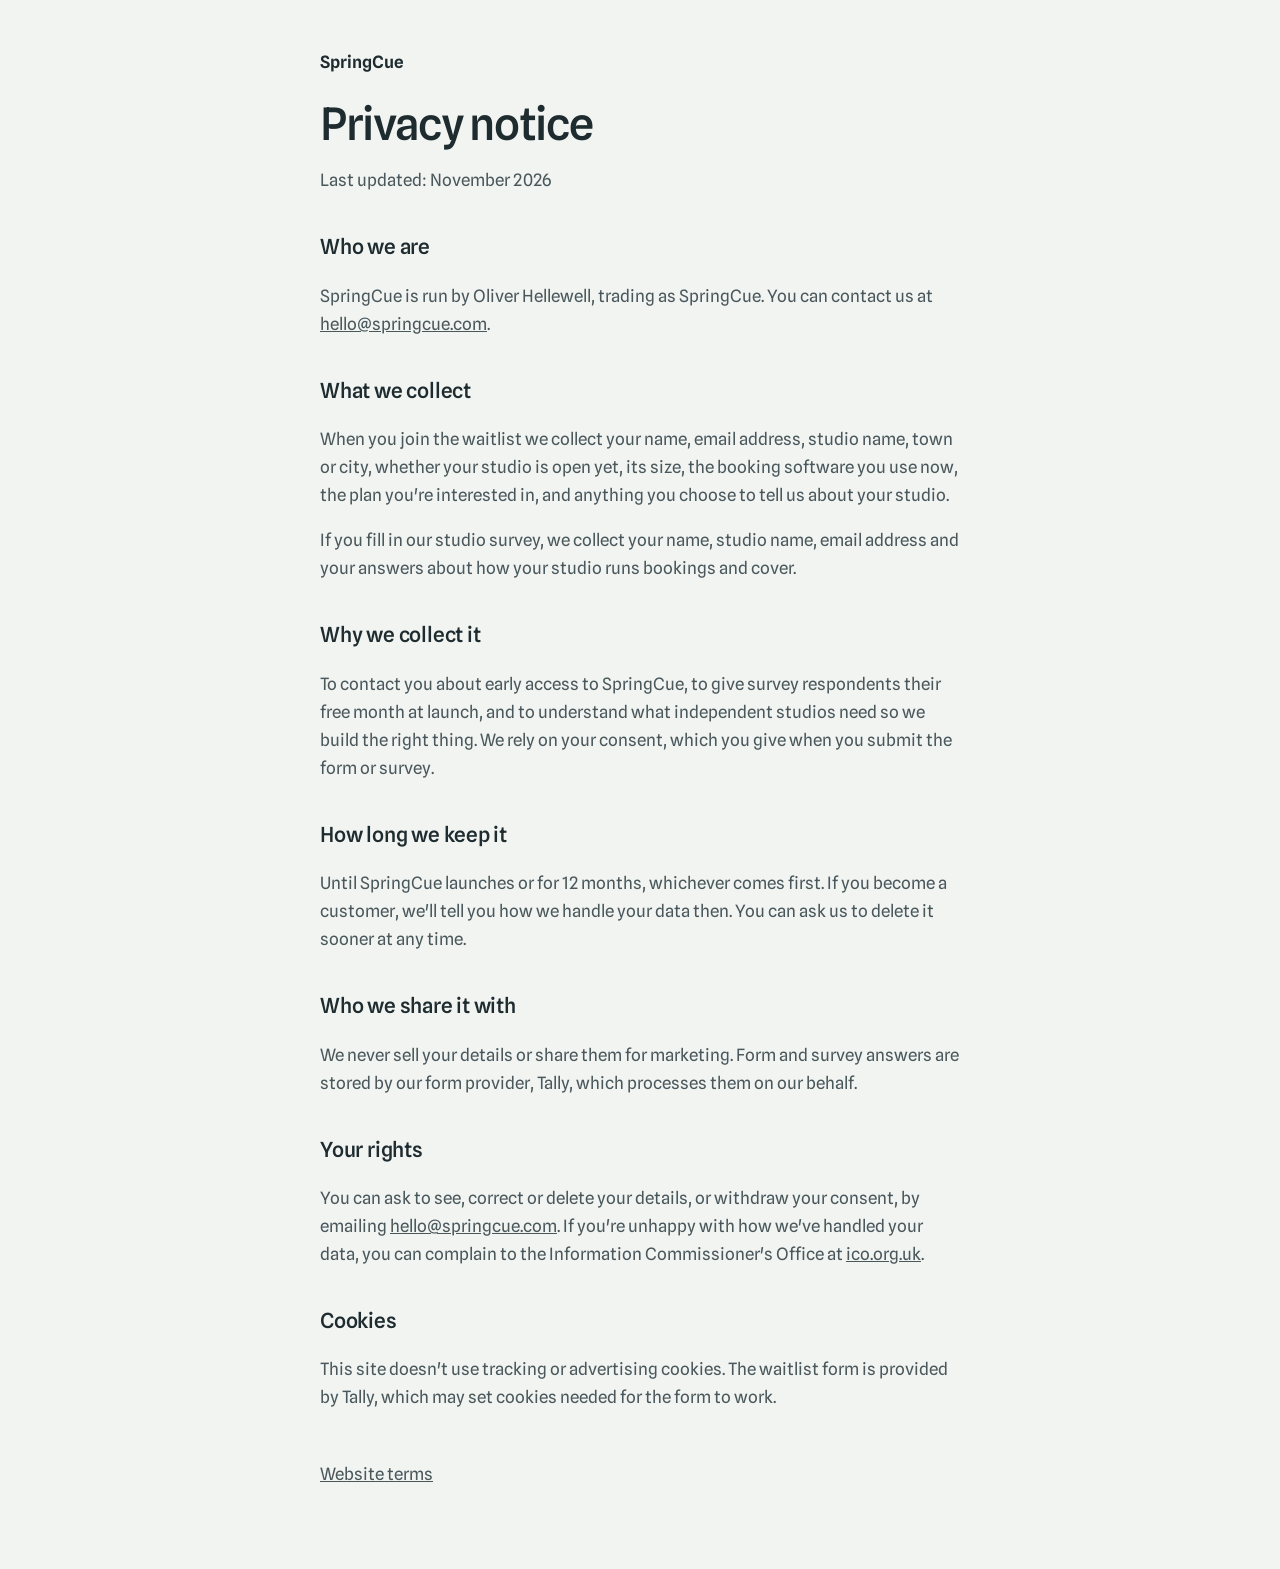
<file: privacy (1).html>
<!doctype html>
<html lang="en-GB">
<head>
<meta charset="utf-8">
<meta name="viewport" content="width=device-width, initial-scale=1">
<title>Privacy notice | SpringCue</title>
<link rel="preconnect" href="https://fonts.googleapis.com">
<link rel="preconnect" href="https://fonts.gstatic.com" crossorigin>
<link href="https://fonts.googleapis.com/css2?family=Spline+Sans:wght@400;500;600&display=swap" rel="stylesheet">
<style>
  :root { --ink: #1E2B2F; --ink-soft: #4A585C; --paper: #F2F4F2; --line: #C3CCC7; --blue: #2E6BD1; }
  * { box-sizing: border-box; }
  body { margin: 0; background: var(--paper); color: var(--ink); font-family: "Spline Sans", system-ui, sans-serif; font-size: 1.0625rem; line-height: 1.65; }
  main { max-width: 42rem; margin: 0 auto; padding: 3rem 1rem 4rem; }
  a { color: inherit; }
  :focus-visible { outline: 3px solid var(--blue); outline-offset: 3px; }
  h1 { font-weight: 500; letter-spacing: -0.03em; font-size: clamp(2rem, 5vw, 2.8rem); line-height: 1.1; margin: 1.5rem 0 0.5rem; }
  h2 { font-weight: 500; font-size: 1.3rem; margin: 2.25rem 0 0.5rem; letter-spacing: -0.01em; }
  p, li { color: var(--ink-soft); }
  .back { text-decoration: none; font-weight: 600; }
  .todo { background: #FBF3E0; padding: 0.15rem 0.4rem; border-radius: 4px; color: var(--ink); }
</style>
</head>
<body>
<main>
  <a class="back" href="index.html">SpringCue</a>
  <h1>Privacy notice</h1>
  <p>Last updated: November 2026</p>

  <h2>Who we are</h2>
  <p>SpringCue is run by Oliver Hellewell, trading as SpringCue. You can contact us at <a href="mailto:hello@springcue.com">hello@springcue.com</a>.</p>

  <h2>What we collect</h2>
  <p>When you join the waitlist we collect your name, email address, studio name, town or city, whether your studio is open yet, its size, the booking software you use now, the plan you're interested in, and anything you choose to tell us about your studio.</p>
  <p>If you fill in our studio survey, we collect your name, studio name, email address and your answers about how your studio runs bookings and cover.</p>

  <h2>Why we collect it</h2>
  <p>To contact you about early access to SpringCue, to give survey respondents their free month at launch, and to understand what independent studios need so we build the right thing. We rely on your consent, which you give when you submit the form or survey.</p>

  <h2>How long we keep it</h2>
  <p>Until SpringCue launches or for 12 months, whichever comes first. If you become a customer, we'll tell you how we handle your data then. You can ask us to delete it sooner at any time.</p>

  <h2>Who we share it with</h2>
  <p>We never sell your details or share them for marketing. Form and survey answers are stored by our form provider, Tally, which processes them on our behalf.</p>

  <h2>Your rights</h2>
  <p>You can ask to see, correct or delete your details, or withdraw your consent, by emailing <a href="mailto:hello@springcue.com">hello@springcue.com</a>. If you're unhappy with how we've handled your data, you can complain to the Information Commissioner's Office at <a href="https://ico.org.uk">ico.org.uk</a>.</p>

  <h2>Cookies</h2>
  <p>This site doesn't use tracking or advertising cookies. The waitlist form is provided by Tally, which may set cookies needed for the form to work.</p>
  <p style="margin-top:3rem"><a href="terms.html">Website terms</a></p>
</main>
</body>
</html>
</file>
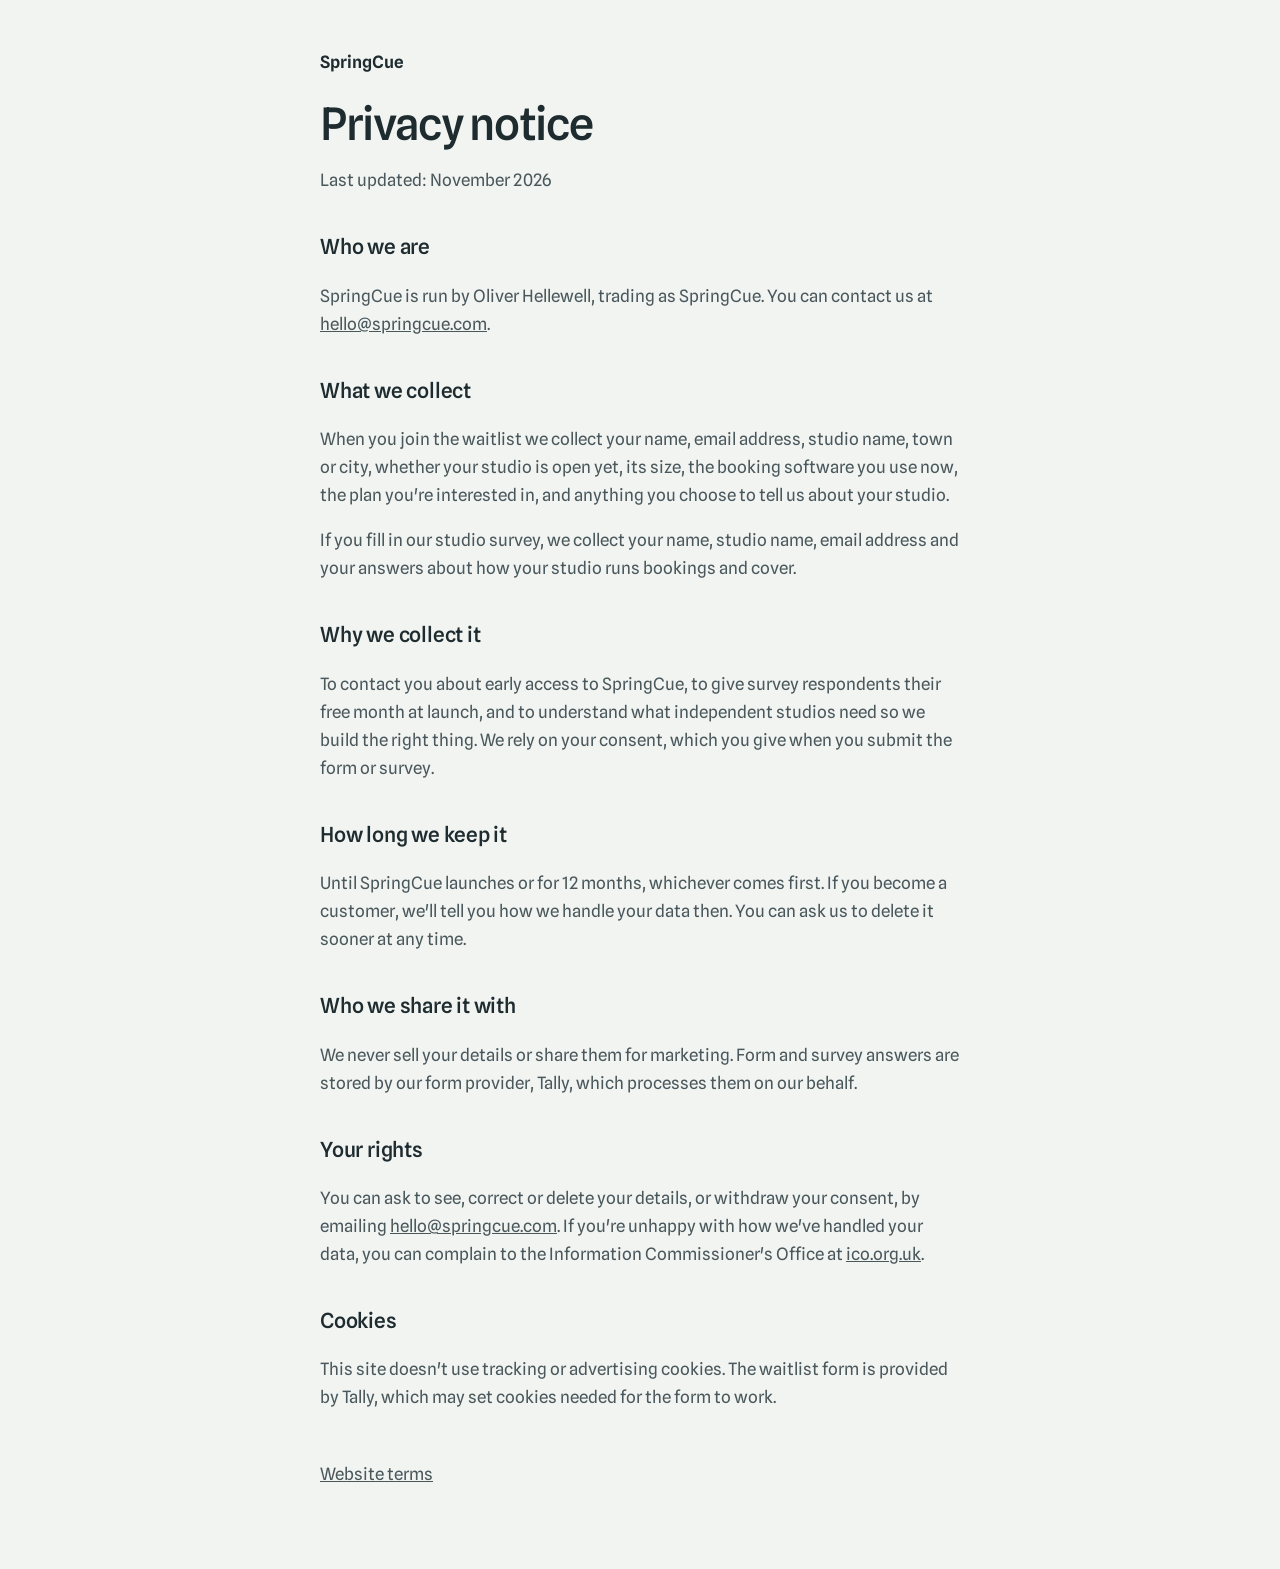
<file: privacy.html>
<!doctype html>
<html lang="en-GB">
<head>
<meta charset="utf-8">
<meta name="viewport" content="width=device-width, initial-scale=1">
<meta name="description" content="How SpringCue collects, uses and protects the details you share through our waitlist and studio survey.">
<link rel="icon" href="data:image/svg+xml,%3Csvg xmlns='http://www.w3.org/2000/svg' viewBox='0 0 32 32'%3E%3Crect width='32' height='32' rx='9' fill='%231E2B2F'/%3E%3Cpath d='M5.5 19c2.3 0 2.3-6 4.6-6s2.3 6 4.6 6 2.3-6 4.6-6' fill='none' stroke='%23fff' stroke-width='2.6' stroke-linecap='round' stroke-linejoin='round'/%3E%3Ccircle cx='25' cy='13' r='3.1' fill='%23E3AE24'/%3E%3C/svg%3E">
<title>Privacy notice | SpringCue</title>
<link rel="preconnect" href="https://fonts.googleapis.com">
<link rel="preconnect" href="https://fonts.gstatic.com" crossorigin>
<link href="https://fonts.googleapis.com/css2?family=Spline+Sans:wght@400;500;600&display=swap" rel="stylesheet">
<style>
  :root { --ink: #1E2B2F; --ink-soft: #4A585C; --paper: #F2F4F2; --line: #C3CCC7; --blue: #2E6BD1; }
  * { box-sizing: border-box; }
  body { margin: 0; background: var(--paper); color: var(--ink); font-family: "Spline Sans", system-ui, sans-serif; font-size: 1.0625rem; line-height: 1.65; }
  main { max-width: 42rem; margin: 0 auto; padding: 3rem 1rem 4rem; }
  a { color: inherit; }
  :focus-visible { outline: 3px solid var(--blue); outline-offset: 3px; }
  h1 { font-weight: 500; letter-spacing: -0.03em; font-size: clamp(2rem, 5vw, 2.8rem); line-height: 1.1; margin: 1.5rem 0 0.5rem; }
  h2 { font-weight: 500; font-size: 1.3rem; margin: 2.25rem 0 0.5rem; letter-spacing: -0.01em; }
  p, li { color: var(--ink-soft); }
  .back { text-decoration: none; font-weight: 600; }
  .todo { background: #FBF3E0; padding: 0.15rem 0.4rem; border-radius: 4px; color: var(--ink); }
</style>
</head>
<body>
<main>
  <a class="back" href="index.html">SpringCue</a>
  <h1>Privacy notice</h1>
  <p>Last updated: November 2026</p>

  <h2>Who we are</h2>
  <p>SpringCue is run by Oliver Hellewell, trading as SpringCue. You can contact us at <a href="mailto:hello@springcue.com">hello@springcue.com</a>.</p>

  <h2>What we collect</h2>
  <p>When you join the waitlist we collect your name, email address, studio name, town or city, whether your studio is open yet, its size, the booking software you use now, the plan you're interested in, and anything you choose to tell us about your studio.</p>
  <p>If you fill in our studio survey, we collect your name, studio name, email address and your answers about how your studio runs bookings and cover.</p>

  <h2>Why we collect it</h2>
  <p>To contact you about early access to SpringCue, to give survey respondents their free month at launch, and to understand what independent studios need so we build the right thing. We rely on your consent, which you give when you submit the form or survey.</p>

  <h2>How long we keep it</h2>
  <p>Until SpringCue launches or for 12 months, whichever comes first. If you become a customer, we'll tell you how we handle your data then. You can ask us to delete it sooner at any time.</p>

  <h2>Who we share it with</h2>
  <p>We never sell your details or share them for marketing. Form and survey answers are stored by our form provider, Tally, which processes them on our behalf.</p>

  <h2>Your rights</h2>
  <p>You can ask to see, correct or delete your details, or withdraw your consent, by emailing <a href="mailto:hello@springcue.com">hello@springcue.com</a>. If you're unhappy with how we've handled your data, you can complain to the Information Commissioner's Office at <a href="https://ico.org.uk">ico.org.uk</a>.</p>

  <h2>Cookies</h2>
  <p>This site doesn't use tracking or advertising cookies. The waitlist form is provided by Tally, which may set cookies needed for the form to work.</p>
  <p style="margin-top:3rem"><a href="terms.html">Website terms</a></p>
</main>
</body>
</html>
</file>
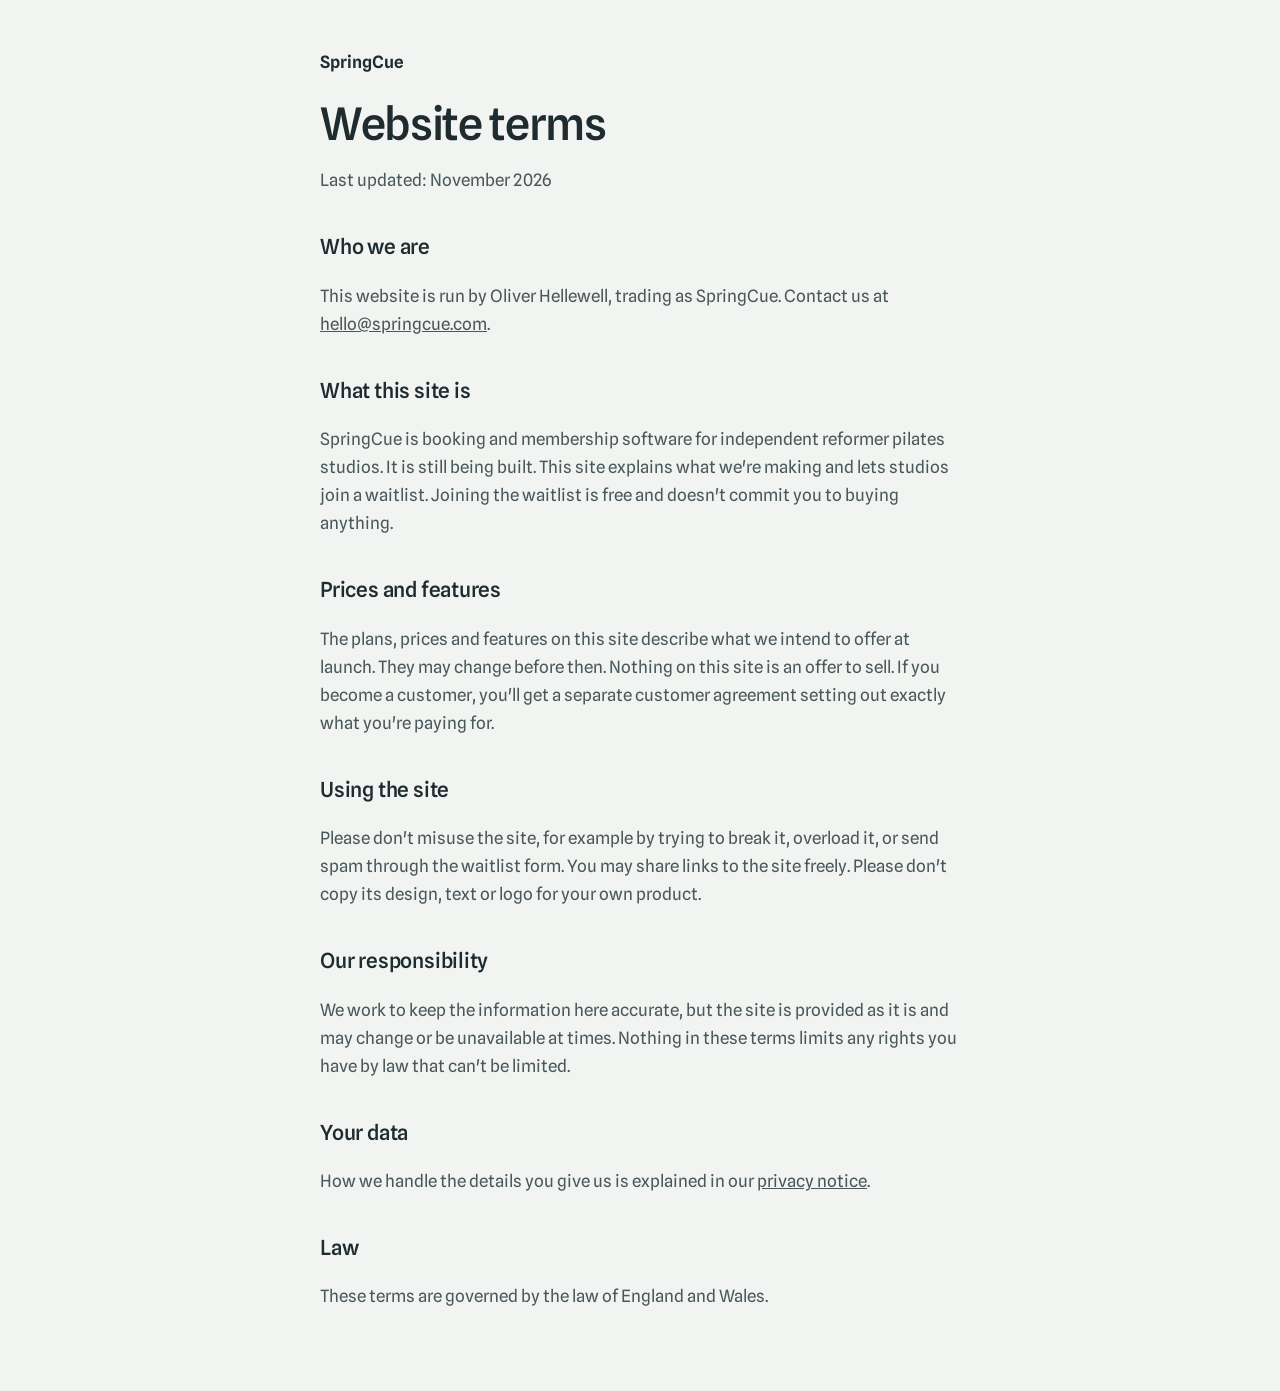
<file: terms.html>
<!doctype html>
<html lang="en-GB">
<head>
<meta charset="utf-8">
<meta name="viewport" content="width=device-width, initial-scale=1">
<meta name="description" content="The terms for using the SpringCue website.">
<link rel="icon" href="data:image/svg+xml,%3Csvg xmlns='http://www.w3.org/2000/svg' viewBox='0 0 32 32'%3E%3Crect width='32' height='32' rx='9' fill='%231E2B2F'/%3E%3Cpath d='M5.5 19c2.3 0 2.3-6 4.6-6s2.3 6 4.6 6 2.3-6 4.6-6' fill='none' stroke='%23fff' stroke-width='2.6' stroke-linecap='round' stroke-linejoin='round'/%3E%3Ccircle cx='25' cy='13' r='3.1' fill='%23E3AE24'/%3E%3C/svg%3E">
<title>Website terms | SpringCue</title>
<link rel="preconnect" href="https://fonts.googleapis.com">
<link rel="preconnect" href="https://fonts.gstatic.com" crossorigin>
<link href="https://fonts.googleapis.com/css2?family=Spline+Sans:wght@400;500;600&display=swap" rel="stylesheet">
<style>
  :root { --ink: #1E2B2F; --ink-soft: #4A585C; --paper: #F2F4F2; --line: #C3CCC7; --blue: #2E6BD1; }
  * { box-sizing: border-box; }
  body { margin: 0; background: var(--paper); color: var(--ink); font-family: "Spline Sans", system-ui, sans-serif; font-size: 1.0625rem; line-height: 1.65; }
  main { max-width: 42rem; margin: 0 auto; padding: 3rem 1rem 4rem; }
  a { color: inherit; }
  :focus-visible { outline: 3px solid var(--blue); outline-offset: 3px; }
  h1 { font-weight: 500; letter-spacing: -0.03em; font-size: clamp(2rem, 5vw, 2.8rem); line-height: 1.1; margin: 1.5rem 0 0.5rem; }
  h2 { font-weight: 500; font-size: 1.3rem; margin: 2.25rem 0 0.5rem; letter-spacing: -0.01em; }
  p, li { color: var(--ink-soft); }
  .back { text-decoration: none; font-weight: 600; }
  .todo { background: #FBF3E0; padding: 0.15rem 0.4rem; border-radius: 4px; color: var(--ink); }
</style>
</head>
<body>
<main>
  <a class="back" href="index.html">SpringCue</a>
  <h1>Website terms</h1>
  <p>Last updated: November 2026</p>

  <h2>Who we are</h2>
  <p>This website is run by Oliver Hellewell, trading as SpringCue. Contact us at <a href="mailto:hello@springcue.com">hello@springcue.com</a>.</p>

  <h2>What this site is</h2>
  <p>SpringCue is booking and membership software for independent reformer pilates studios. It is still being built. This site explains what we're making and lets studios join a waitlist. Joining the waitlist is free and doesn't commit you to buying anything.</p>

  <h2>Prices and features</h2>
  <p>The plans, prices and features on this site describe what we intend to offer at launch. They may change before then. Nothing on this site is an offer to sell. If you become a customer, you'll get a separate customer agreement setting out exactly what you're paying for.</p>

  <h2>Using the site</h2>
  <p>Please don't misuse the site, for example by trying to break it, overload it, or send spam through the waitlist form. You may share links to the site freely. Please don't copy its design, text or logo for your own product.</p>

  <h2>Our responsibility</h2>
  <p>We work to keep the information here accurate, but the site is provided as it is and may change or be unavailable at times. Nothing in these terms limits any rights you have by law that can't be limited.</p>

  <h2>Your data</h2>
  <p>How we handle the details you give us is explained in our <a href="privacy.html">privacy notice</a>.</p>

  <h2>Law</h2>
  <p>These terms are governed by the law of England and Wales.</p>
</main>
</body>
</html>
</file>
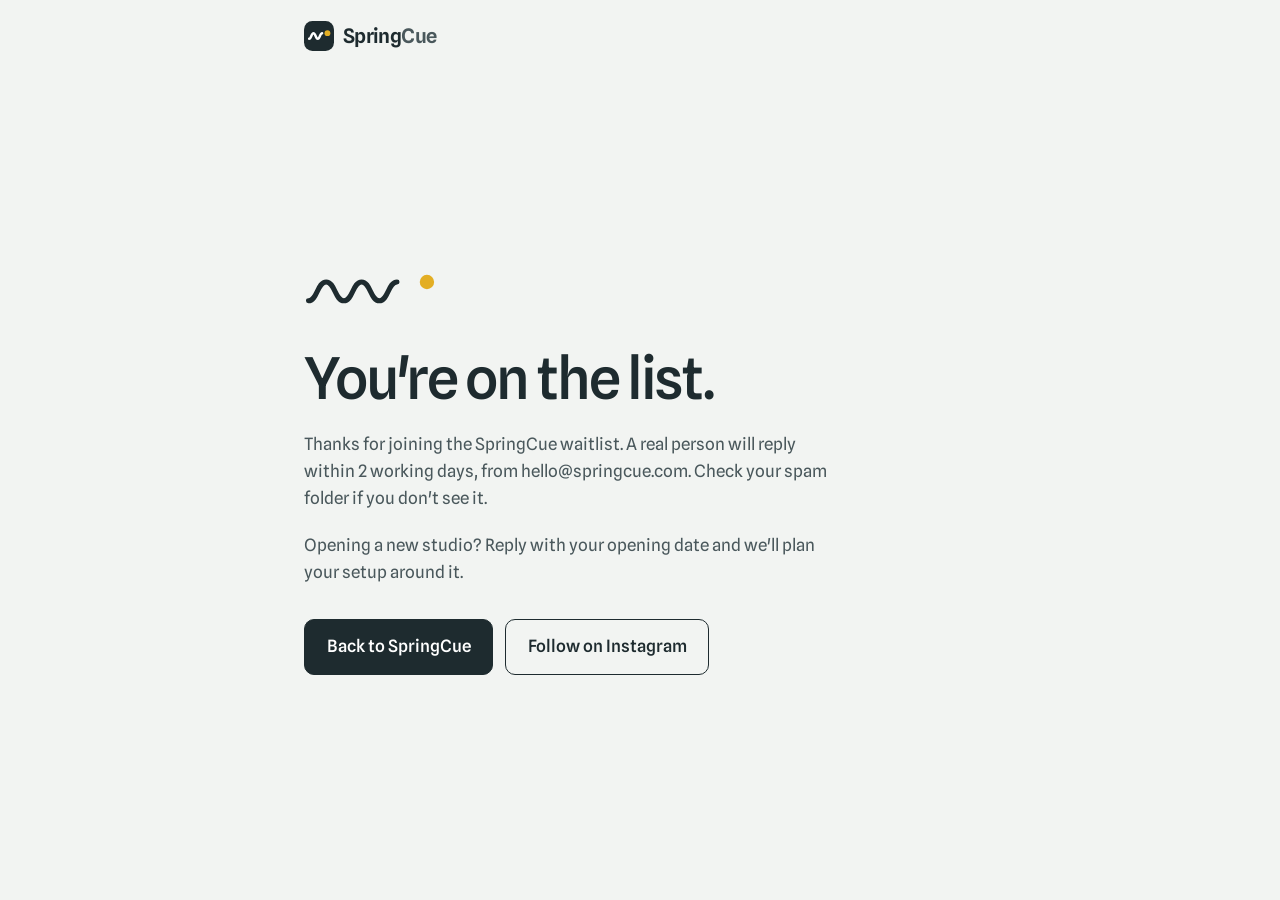
<file: thanks.html>
<!doctype html>
<html lang="en-GB">
<head>
<meta charset="utf-8">
<meta name="viewport" content="width=device-width, initial-scale=1">
<title>You're on the list | SpringCue</title>
<meta name="robots" content="noindex">
<link rel="icon" href="data:image/svg+xml,%3Csvg xmlns='http://www.w3.org/2000/svg' viewBox='0 0 32 32'%3E%3Crect width='32' height='32' rx='9' fill='%231E2B2F'/%3E%3Cpath d='M5.5 19c2.3 0 2.3-6 4.6-6s2.3 6 4.6 6 2.3-6 4.6-6' fill='none' stroke='%23fff' stroke-width='2.6' stroke-linecap='round' stroke-linejoin='round'/%3E%3Ccircle cx='25' cy='13' r='3.1' fill='%23E3AE24'/%3E%3C/svg%3E">
<link rel="preconnect" href="https://fonts.googleapis.com">
<link rel="preconnect" href="https://fonts.gstatic.com" crossorigin>
<link href="https://fonts.googleapis.com/css2?family=Spline+Sans:wght@400;500;600&display=swap" rel="stylesheet">
<style>
  :root { --ink: #1E2B2F; --ink-soft: #4A585C; --paper: #F2F4F2; --plaster: #E3E8E5; --line: #C3CCC7; --white: #FFFFFF; --yellow: #E3AE24; --blue: #2E6BD1; }
  * { box-sizing: border-box; }
  body { margin: 0; min-height: 100vh; display: flex; flex-direction: column; background: var(--paper); color: var(--ink); font-family: "Spline Sans", system-ui, sans-serif; font-size: 1.0625rem; line-height: 1.6; -webkit-font-smoothing: antialiased; }
  a { color: inherit; }
  :focus-visible { outline: 3px solid var(--blue); outline-offset: 3px; border-radius: 4px; }
  header, main { width: 100%; max-width: 44rem; margin: 0 auto; padding-left: 16px; padding-right: 16px; }
  header { padding-block: 1.25rem; }
  .logo { font-weight: 600; font-size: 1.25rem; letter-spacing: -0.03em; text-decoration: none; display: inline-flex; align-items: center; gap: 0.55rem; }
  .logo b { font-weight: 600; color: var(--ink-soft); }
  main { flex: 1; display: flex; flex-direction: column; justify-content: center; padding-block: 3rem 5rem; }
  .coil { width: 9rem; margin-bottom: 2rem; }
  .coil path { stroke-dasharray: 260; stroke-dashoffset: 260; animation: draw 1.4s cubic-bezier(.2,.75,.2,1) 0.2s forwards; }
  .coil circle { transform-origin: 222px 18px; transform: scale(0); animation: pop 0.5s cubic-bezier(.3,1.6,.5,1) 1.3s forwards; }
  @keyframes draw { to { stroke-dashoffset: 0; } }
  @keyframes pop { to { transform: scale(1); } }
  @media (prefers-reduced-motion: reduce) { .coil path { stroke-dashoffset: 0; animation: none; } .coil circle { transform: none; animation: none; } }
  h1 { font-weight: 500; letter-spacing: -0.035em; line-height: 1.08; font-size: clamp(2.3rem, 7vw, 3.6rem); margin: 0; text-wrap: balance; }
  p { margin: 1.25rem 0 0; color: var(--ink-soft); max-width: 34rem; }
  .actions { display: flex; flex-wrap: wrap; gap: 0.75rem; margin-top: 2rem; }
  .btn { display: inline-block; text-decoration: none; font-weight: 500; padding: 0.85rem 1.35rem; border-radius: 10px; border: 1.5px solid var(--ink); }
  .btn-solid { background: var(--ink); color: var(--white); }
  .btn-line:hover { background: var(--plaster); }
</style>
</head>
<body>
<header><a class="logo" href="/" aria-label="SpringCue home"><svg width="30" height="30" viewBox="0 0 32 32" aria-hidden="true"><rect width="32" height="32" rx="9" fill="#1E2B2F"/><path d="M5.5 19c2.3 0 2.3-6 4.6-6s2.3 6 4.6 6 2.3-6 4.6-6" fill="none" stroke="#fff" stroke-width="2.6" stroke-linecap="round" stroke-linejoin="round"/><circle cx="25" cy="13" r="3.1" fill="#E3AE24"/></svg><span>Spring<b>Cue</b></span></a></header>
<main>
<svg class="coil" viewBox="0 0 260 80" aria-hidden="true"><path d="M8 52c16 0 16-34 32-34s16 34 32 34 16-34 32-34 16 34 32 34 16-34 32-34" fill="none" stroke="#1E2B2F" stroke-width="9" stroke-linecap="round" stroke-linejoin="round"/><circle cx="222" cy="18" r="13" fill="#E3AE24"/></svg>
<h1>You're on the list.</h1>
<p>Thanks for joining the SpringCue waitlist. A real person will reply within 2 working days, from hello@springcue.com. Check your spam folder if you don't see it.</p>
<p>Opening a new studio? Reply with your opening date and we'll plan your setup around it.</p>
<div class="actions"><a class="btn btn-solid" href="/">Back to SpringCue</a><a class="btn btn-line" href="https://www.instagram.com/springcuesoftware/" rel="noopener">Follow on Instagram</a></div>
</main>
</body>
</html>
</file>
<file: app/index-BWiUSiYH.css>
@import"https://fonts.googleapis.com/css2?family=Spline+Sans:wght@400;500;600;700&display=swap";:root{--ink: #1E2B2F;--ink-soft: #4A585C;--paper: #F2F4F2;--plaster: #E3E8E5;--line: #C3CCC7;--white: #FFFFFF;--red: #CF4436;--blue: #2E6BD1;--yellow: #E3AE24;--green: #2F8A5B;--radius: 12px;color-scheme:light}*{box-sizing:border-box}html,body{margin:0;background:var(--paper);color:var(--ink);font-family:Spline Sans,system-ui,sans-serif;font-size:16px;line-height:1.45}a{color:var(--blue)}h1,h2,h3{line-height:1.15;margin:0 0 .5em}h1{font-size:1.75rem}h2{font-size:1.3rem}h3{font-size:1.05rem}p{margin:0 0 .75em}.muted{color:var(--ink-soft)}.small{font-size:.875rem}.wrap{max-width:960px;margin:0 auto;padding:16px}.narrow{max-width:440px;margin:0 auto;padding:32px 16px}.topbar{background:var(--white);border-bottom:1px solid var(--line);position:sticky;top:0;z-index:10}.topbar .wrap{display:flex;align-items:center;gap:12px;padding-top:10px;padding-bottom:10px;flex-wrap:wrap}.brand{font-weight:700;color:var(--ink);text-decoration:none;display:flex;align-items:center;gap:8px}.brand .dot{width:22px;height:22px;border-radius:6px;background:var(--red);display:inline-block}.topbar .studio{color:var(--ink-soft);font-size:.95rem}.spacer{flex:1}.btn{-webkit-appearance:none;-moz-appearance:none;appearance:none;border:1px solid var(--ink);background:var(--ink);color:var(--white);font:inherit;font-weight:600;padding:9px 16px;border-radius:999px;cursor:pointer;text-decoration:none;display:inline-flex;align-items:center;gap:6px;white-space:nowrap}.btn:hover{opacity:.9}.btn:disabled{opacity:.45;cursor:not-allowed}.btn.ghost{background:transparent;color:var(--ink);border-color:var(--line)}.btn.red{background:var(--red);border-color:var(--red)}.btn.blue{background:var(--blue);border-color:var(--blue)}.btn.sm{padding:5px 12px;font-size:.875rem}.btn.block{width:100%;justify-content:center}.linkbtn{background:none;border:0;color:var(--blue);font:inherit;cursor:pointer;padding:0;text-decoration:underline}.card{background:var(--white);border:1px solid var(--line);border-radius:var(--radius);padding:16px}.stack>*+*{margin-top:12px}.row{display:flex;gap:12px;align-items:center;flex-wrap:wrap}.grid2{display:grid;grid-template-columns:repeat(auto-fit,minmax(260px,1fr));gap:12px}label{display:block;font-weight:600;font-size:.9rem;margin-bottom:4px}input,select,textarea{width:100%;font:inherit;padding:9px 12px;border:1px solid var(--line);border-radius:8px;background:var(--white);color:var(--ink)}input:focus,select:focus,textarea:focus{outline:2px solid var(--blue);outline-offset:1px}.field+.field{margin-top:12px}.err{background:#fbe9e7;color:#8a2419;border:1px solid #f0c2bc;padding:10px 12px;border-radius:8px;font-size:.9rem}.ok{background:#e6f4ec;color:#1d5a3a;border:1px solid #b9dcc8;padding:10px 12px;border-radius:8px;font-size:.9rem}.tabs{display:flex;gap:6px;overflow-x:auto;padding-bottom:4px;margin-bottom:12px}.tab{border:1px solid var(--line);background:var(--white);border-radius:999px;padding:6px 14px;font:inherit;font-size:.9rem;cursor:pointer;white-space:nowrap;color:var(--ink);text-decoration:none}.tab.on{background:var(--ink);color:var(--white);border-color:var(--ink)}.tab .count{background:var(--red);color:#fff;border-radius:999px;padding:0 7px;margin-left:6px;font-size:.75rem}.days{display:flex;gap:6px;overflow-x:auto;padding-bottom:6px;margin-bottom:12px}.day{flex:0 0 auto;text-align:center;border:1px solid var(--line);background:var(--white);border-radius:10px;padding:6px 10px;cursor:pointer;min-width:58px;font:inherit;color:var(--ink)}.day b{display:block;font-size:1.1rem}.day.on{background:var(--ink);color:var(--white);border-color:var(--ink)}.klass{display:flex;gap:14px;align-items:center;background:var(--white);border:1px solid var(--line);border-radius:var(--radius);padding:14px 16px}.klass+.klass{margin-top:8px}.klass .t{font-weight:700;font-size:1.05rem;min-width:52px}.klass .info{flex:1;min-width:0}.klass .name{font-weight:600}.klass.cancelled{opacity:.6}.klass.cancelled .name{text-decoration:line-through}.beds{display:inline-flex;gap:3px;vertical-align:middle;margin-right:6px}.beds i{width:8px;height:8px;border-radius:2px;background:var(--plaster);border:1px solid var(--line)}.beds i.f{background:var(--ink-soft);border-color:var(--ink-soft)}.pill{display:inline-block;font-size:.75rem;font-weight:600;padding:2px 9px;border-radius:999px;background:var(--plaster);color:var(--ink)}.pill.green{background:#e6f4ec;color:#1d5a3a}.pill.yellow{background:#fbf1d6;color:#7a5a06}.pill.red{background:#fbe9e7;color:#8a2419}.pill.blue{background:#e4edfb;color:#1c4791}.note{border-left:3px solid var(--blue);padding:8px 12px;background:var(--white);border-radius:0 8px 8px 0}.note.unread{border-left-color:var(--red)}.note+.note{margin-top:8px}table{width:100%;border-collapse:collapse;font-size:.92rem}th,td{text-align:left;padding:8px 6px;border-bottom:1px solid var(--plaster);vertical-align:top}th{font-size:.8rem;color:var(--ink-soft);font-weight:600;text-transform:uppercase;letter-spacing:.03em}.tablewrap{overflow-x:auto}.toast{position:fixed;left:50%;bottom:20px;transform:translate(-50%);background:var(--ink);color:#fff;padding:10px 18px;border-radius:999px;z-index:50;box-shadow:0 6px 20px #0003;max-width:calc(100% - 32px)}.toast.bad{background:var(--red)}.banner{background:var(--yellow);color:var(--ink);font-size:.9rem}.banner .wrap{padding-top:8px;padding-bottom:8px;display:flex;gap:10px;align-items:center;flex-wrap:wrap}.stat{font-size:1.8rem;font-weight:700}.hero{padding:40px 0 24px}.role{cursor:pointer;text-align:left;font:inherit;color:inherit;width:100%}.role:hover{border-color:var(--ink)}.steps{counter-reset:s;padding-left:0;list-style:none}.steps li{counter-increment:s;padding-left:34px;position:relative;margin-bottom:10px}.steps li:before{content:counter(s);position:absolute;left:0;top:0;width:24px;height:24px;border-radius:50%;background:var(--ink);color:#fff;font-size:.8rem;display:grid;place-items:center;font-weight:700}@media (max-width: 560px){h1{font-size:1.45rem}.klass{flex-wrap:wrap}.klass .act{width:100%}.klass .act .btn{width:100%;justify-content:center}}
</file>
